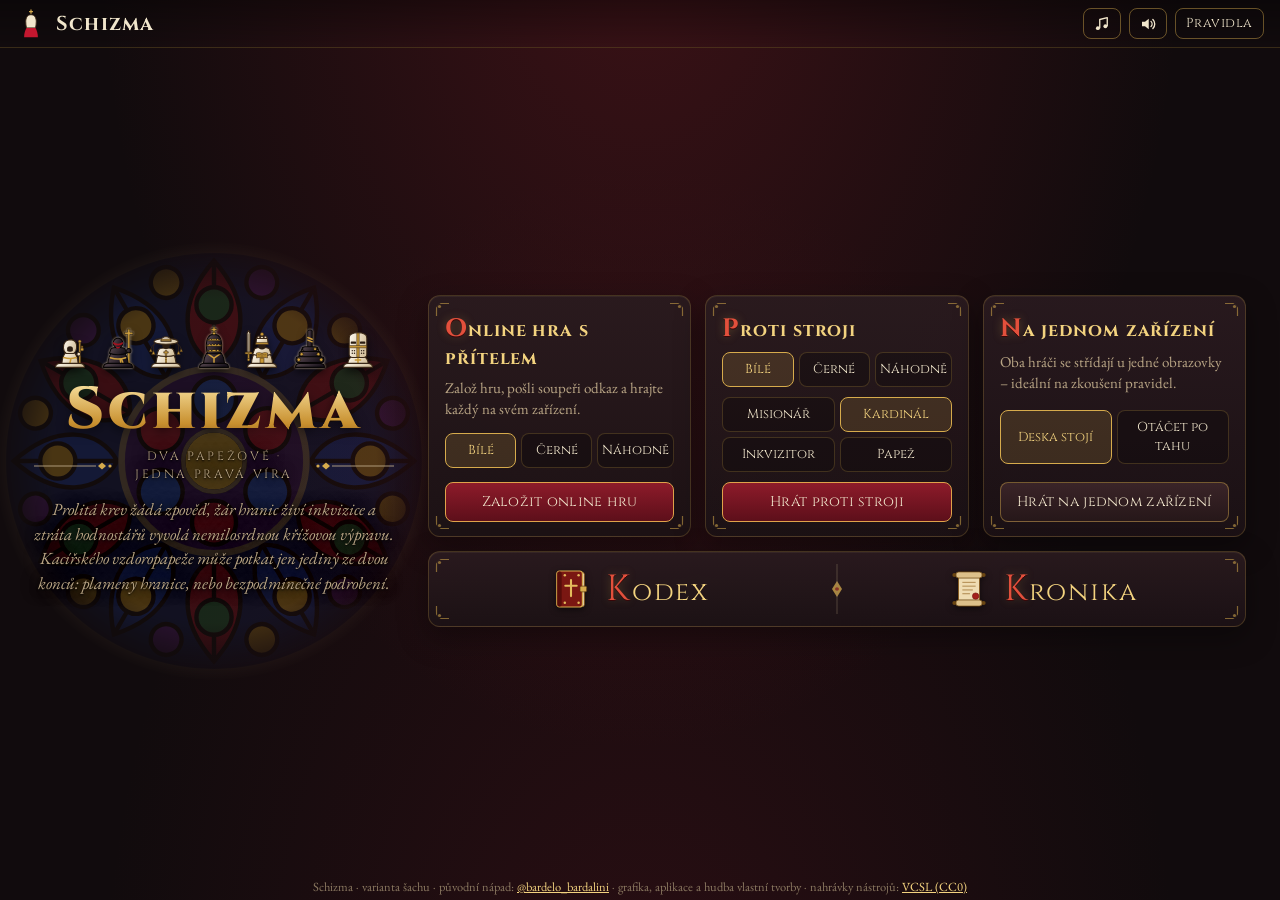
<file: index.html>
<!doctype html>
<html lang="cs">
<head>
  <meta charset="utf-8">
  <meta name="viewport" content="width=device-width, initial-scale=1, viewport-fit=cover">
  <title>Schizma</title>
  <meta name="description" content="Schizma – šachová varianta s pokáním, zpovědí, Žárem Hranic, upalováním na hranici a konkláve. Hraj online s přítelem nebo proti stroji.">
  <meta name="theme-color" content="#110b0d">
  <link rel="icon" href="data:image/svg+xml,%3Csvg xmlns='http://www.w3.org/2000/svg' viewBox='0 0 100 100'%3E%3Cpath d='M50 19C37.5 19 32.5 30 32.5 42c0 8 1 15 2.5 21h30c1.5-6 2.5-13 2.5-21C67.5 30 62.5 19 50 19z' fill='%23f1e6cc' stroke='%233a2817' stroke-width='3'/%3E%3Cpath d='M48 2h4v4.5h4.5v4H52V16h-4v-5.5h-4.5v-4H48z' fill='%23d6ab4c'/%3E%3Cpath d='M27 94c0-12 3-22 8-31h30c5 9 8 19 8 31z' fill='%23c3172f'/%3E%3C/svg%3E">
  <link rel="preconnect" href="https://fonts.googleapis.com">
  <link rel="preconnect" href="https://fonts.gstatic.com" crossorigin>
  <link href="https://fonts.googleapis.com/css2?family=Cinzel:wght@400;700;900&family=EB+Garamond:ital,wght@0,400;0,600;1,400&display=swap" rel="stylesheet">
  <link rel="stylesheet" href="css/style.css?v=31">
  <link rel="stylesheet" href="css/fx.css?v=31">
  <link rel="stylesheet" href="css/medieval.css?v=31">
  <link rel="stylesheet" href="css/layout.css?v=31">
  <link rel="stylesheet" href="css/scroll.css?v=31">
</head>
<body>
  <svg width="0" height="0" style="position:absolute" aria-hidden="true">
    <defs>
      <linearGradient id="gw" x1="0" y1="0" x2="1" y2=".35"><stop offset="0" stop-color="#fffaf0"/><stop offset="1" stop-color="#d6c3a0"/></linearGradient>
      <linearGradient id="gb" x1="0" y1="0" x2="1" y2=".35"><stop offset="0" stop-color="#5a4a51"/><stop offset="1" stop-color="#17111a"/></linearGradient>
    </defs>
  </svg>

  <header class="top">
    <a class="brand" href="#" id="home-link" title="Úvod">
      <svg viewBox="0 0 100 100"><path d="M50 19C37.5 19 32.5 30 32.5 42c0 8 1 15 2.5 21h30c1.5-6 2.5-13 2.5-21C67.5 30 62.5 19 50 19z" fill="#f1e6cc" stroke="#3a2817" stroke-width="3"/><path d="M48 2h4v4.5h4.5v4H52V16h-4v-5.5h-4.5v-4H48z" fill="#d6ab4c"/><path d="M27 94c0-12 3-22 8-31h30c5 9 8 19 8 31z" fill="#c3172f"/></svg>
      <b>Schizma</b>
    </a>
    <nav>
      <button class="btn small ghost icon" id="btn-music" type="button" aria-label="Hudba"></button>
      <button class="btn small ghost icon" id="btn-sound" type="button" aria-label="Zvuk"></button>
      <button class="btn small ghost" id="btn-rules" type="button">Pravidla</button>
      <button class="btn small ghost" id="btn-new" type="button" hidden>Nová hra</button>
    </nav>
  </header>

  <!-- ÚVOD -->
  <main class="lobby" id="lobby" hidden>
    <section class="hero">
      <div class="hero-pieces" id="hero-pieces"></div>
      <h1>Schizma</h1>
      <div class="sub">DVA PAPEŽOVÉ · JEDNA PRAVÁ VÍRA</div>
      <p class="lead">Prolitá krev žádá zpověď, žár hranic živí inkvizice a ztráta hodnostářů vyvolá nemilosrdnou křížovou výpravu. Kacířského vzdoropapeže může potkat jen jediný ze dvou konců: plameny hranice, nebo bezpodmínečné podrobení.</p>
    </section>
    <section class="cards">
      <div class="card continue" id="continue-card" hidden>
        <h2>Pokračovat ve hře</h2>
        <p>Rozehrané partie v tomto prohlížeči.</p>
        <div class="continue-list" id="continue-list"></div>
      </div>
      <div class="card">
        <h2>Online hra s přítelem</h2>
        <p>Založ hru, pošli soupeři odkaz a hrajte každý na svém zařízení.</p>
        <div class="seg" role="group" aria-label="Barva" id="color-seg">
          <button type="button" data-c="w" aria-pressed="true">Bílé</button>
          <button type="button" data-c="b" aria-pressed="false">Černé</button>
          <button type="button" data-c="r" aria-pressed="false">Náhodně</button>
        </div>
        <button class="btn primary" id="btn-create" type="button">Založit online hru</button>
      </div>
      <div class="card vs-ai">
        <h2>Proti stroji</h2>
        <p>Zahraj si proti neuronové síti, která se hru naučila sama hraním proti sobě.</p>
        <div class="seg" role="group" aria-label="Barva proti stroji" id="ai-color-seg">
          <button type="button" data-c="w" aria-pressed="true">Bílé</button>
          <button type="button" data-c="b" aria-pressed="false">Černé</button>
          <button type="button" data-c="r" aria-pressed="false">Náhodně</button>
        </div>
        <div class="seg" role="group" aria-label="Síla stroje" id="ai-level-seg">
          <button type="button" data-l="1" aria-pressed="false">Misionář</button>
          <button type="button" data-l="2" aria-pressed="true">Kardinál</button>
          <button type="button" data-l="3" aria-pressed="false">Inkvizitor</button>
          <button type="button" data-l="4" aria-pressed="false">Papež</button>
        </div>
        <button class="btn primary" id="btn-ai" type="button">Hrát proti stroji</button>
      </div>
      <div class="card">
        <h2>Na jednom zařízení</h2>
        <p>Oba hráči se střídají u jedné obrazovky – ideální na zkoušení pravidel.</p>
        <div class="seg" role="group" aria-label="Otáčení desky" id="flip-seg">
          <button type="button" data-f="0" aria-pressed="true">Deska stojí</button>
          <button type="button" data-f="1" aria-pressed="false">Otáčet po tahu</button>
        </div>
        <button class="btn" id="btn-local" type="button">Hrát na jednom zařízení</button>
      </div>
      <div class="card library">
        <button class="tome" id="btn-rules2" type="button"><svg class="tome-ico" viewBox="0 0 40 44" aria-hidden="true"><rect x="8" y="4.5" width="26" height="36" rx="2" fill="#efdcb2" stroke="#8b5a14" stroke-width=".8"/><rect x="5" y="3" width="27" height="38" rx="3" fill="#7a1712" stroke="#d6ab4c" stroke-width="1.2"/><rect x="5.6" y="3.6" width="4.6" height="36.8" rx="2" fill="#560d0a"/><path d="M20 12.5v17M14 18.5h12" stroke="#e3bb5c" stroke-width="2.2" stroke-linecap="round"/><g fill="#e3bb5c"><circle cx="13.5" cy="7.5" r="1.3"/><circle cx="28" cy="7.5" r="1.3"/><circle cx="13.5" cy="36.5" r="1.3"/><circle cx="28" cy="36.5" r="1.3"/></g><rect x="29.5" y="19" width="7" height="6" rx="1.2" fill="#d6ab4c" stroke="#5a3a12" stroke-width=".7"/></svg><span class="tome-t">Kodex</span></button>
        <span class="tome-div" aria-hidden="true"></span>
        <button class="tome" id="btn-history" type="button"><svg class="tome-ico" viewBox="0 0 40 44" aria-hidden="true"><rect x="9" y="8" width="22" height="28" fill="#efdcb2" stroke="#8b5a14" stroke-width=".8"/><path d="M13 15h14M13 19h14M13 23h11M13 27h8" stroke="#8b5a14" stroke-width=".9" opacity=".75"/><g stroke="#6b4612" stroke-width=".8"><rect x="6" y="4" width="28" height="6.5" rx="3.2" fill="#dcc08a"/><rect x="6" y="33.5" width="28" height="6.5" rx="3.2" fill="#dcc08a"/></g><g fill="#6b4612"><circle cx="4.6" cy="7.2" r="2.1"/><circle cx="35.4" cy="7.2" r="2.1"/><circle cx="4.6" cy="36.8" r="2.1"/><circle cx="35.4" cy="36.8" r="2.1"/></g><circle cx="27" cy="29.5" r="3.4" fill="#a3201a" stroke="#6e0f0c" stroke-width=".6"/></svg><span class="tome-t">Kronika</span><span id="history-count" hidden></span></button>
      </div>
    </section>
  </main>

  <!-- HRA -->
  <main class="game" id="game" hidden>
    <section class="board-col">
      <div class="player" id="pl-top"></div>
      <div class="frame">
        <div class="board" id="board">
          <div class="squares" id="squares"></div>
          <div class="fx under" id="fx-under"></div>
          <div class="hints" id="hints"></div>
          <div class="pieces" id="pieces"></div>
          <div class="fx" id="fx"></div>
        </div>
      </div>
      <div class="player" id="pl-bottom"></div>
    </section>
    <aside class="side">
      <div class="mode-replay" id="mode-replay" hidden></div>
      <div class="panel invite" id="invite" hidden>
        <h3>Pozvi soupeře</h3>
        <p>Pošli tento odkaz soupeři. Kdo ho otevře, usedne na volné místo.</p>
        <input id="invite-url" readonly aria-label="Odkaz na hru">
        <div class="row">
          <button class="btn primary" id="btn-copy" type="button">Kopírovat odkaz</button>
          <button class="btn" id="btn-share" type="button" hidden>Sdílet…</button>
        </div>
      </div>
      <div id="banners"></div>
      <div class="panel chat" id="chat" hidden>
        <h3>Chat</h3>
        <div class="chat-log" id="chat-log" aria-live="polite"></div>
        <div class="chat-quick" id="chat-quick"></div>
        <form class="chat-form" id="chat-form" autocomplete="off">
          <input id="chat-input" maxlength="300" placeholder="Napiš zprávu…" aria-label="Zpráva do chatu">
          <button class="btn small primary" type="submit">Odeslat</button>
        </form>
      </div>
      <div class="panel scroll chronicle">
        <h3>Kronika</h3>
        <div class="story" id="story"></div>
      </div>
      <div class="panel">
        <div class="controls">
          <button class="btn small" id="btn-flip" type="button" title="Otočit šachovnici">Otočit</button>
          <button class="btn small" id="btn-reach" type="button" title="Zvýraznit pole v dosahu Hranic (tvých i soupeřových)">Dosah hranic</button>
          <button class="btn small" id="btn-draw" type="button">Nabídnout remízu</button>
          <button class="btn small" id="btn-resign" type="button">Vzdát se</button>
        </div>
      </div>
      <div class="panel scroll ledger">
        <h3>Zápis tahů</h3>
        <div class="nav-bar" id="nav-bar">
          <button class="btn small" data-nav="first" type="button" title="Na začátek (Home)">⏮</button>
          <button class="btn small" data-nav="prev" type="button" title="Předchozí pozice (←)">◀</button>
          <span class="nav-pos" id="nav-pos">0 / 0</span>
          <button class="btn small" data-nav="next" type="button" title="Další pozice (→)">▶</button>
          <button class="btn small" data-nav="last" type="button" title="Aktuální pozice (End, Esc)">⏭</button>
          <button class="btn small primary" id="btn-auto" type="button" hidden>▶ Přehrát</button>
        </div>
        <div class="moves" id="moves"><ol id="moves-list"></ol></div>
      </div>
      <div class="panel">
        <div class="status-line"><span class="dot" id="net-dot"></span><span id="net-text">—</span></div>
      </div>
    </aside>
  </main>

  <footer class="foot">Schizma · varianta šachu · původní nápad: <a href="https://www.instagram.com/bardelo_bardalini/" target="_blank" rel="noopener">@bardelo_bardalini</a> · grafika, aplikace a hudba vlastní tvorby · nahrávky nástrojů: <a href="music/CREDITS.md">VCSL (CC0)</a></footer>

  <dialog class="rules history" id="history">
    <div class="rsheet">
      <div class="rhead"><h2>Kronika partií</h2><button class="btn small" id="history-close" type="button">Zavřít</button></div>
      <div class="rbody" id="history-body"></div>
    </div>
    <span class="rroll top" aria-hidden="true"></span><span class="rroll bot" aria-hidden="true"></span>
  </dialog>

  <dialog class="rules" id="rules">
    <div class="rsheet">
      <div class="rhead"><h2>Kodex Schizmatu</h2><button class="btn small" id="rules-close" type="button">Zavřít</button></div>
      <div class="rbody" id="rules-body"></div>
    </div>
    <span class="rroll top" aria-hidden="true"></span><span class="rroll bot" aria-hidden="true"></span>
  </dialog>

  <script type="module" src="js/app.js?v=31"></script>
</body>
</html>
</file>
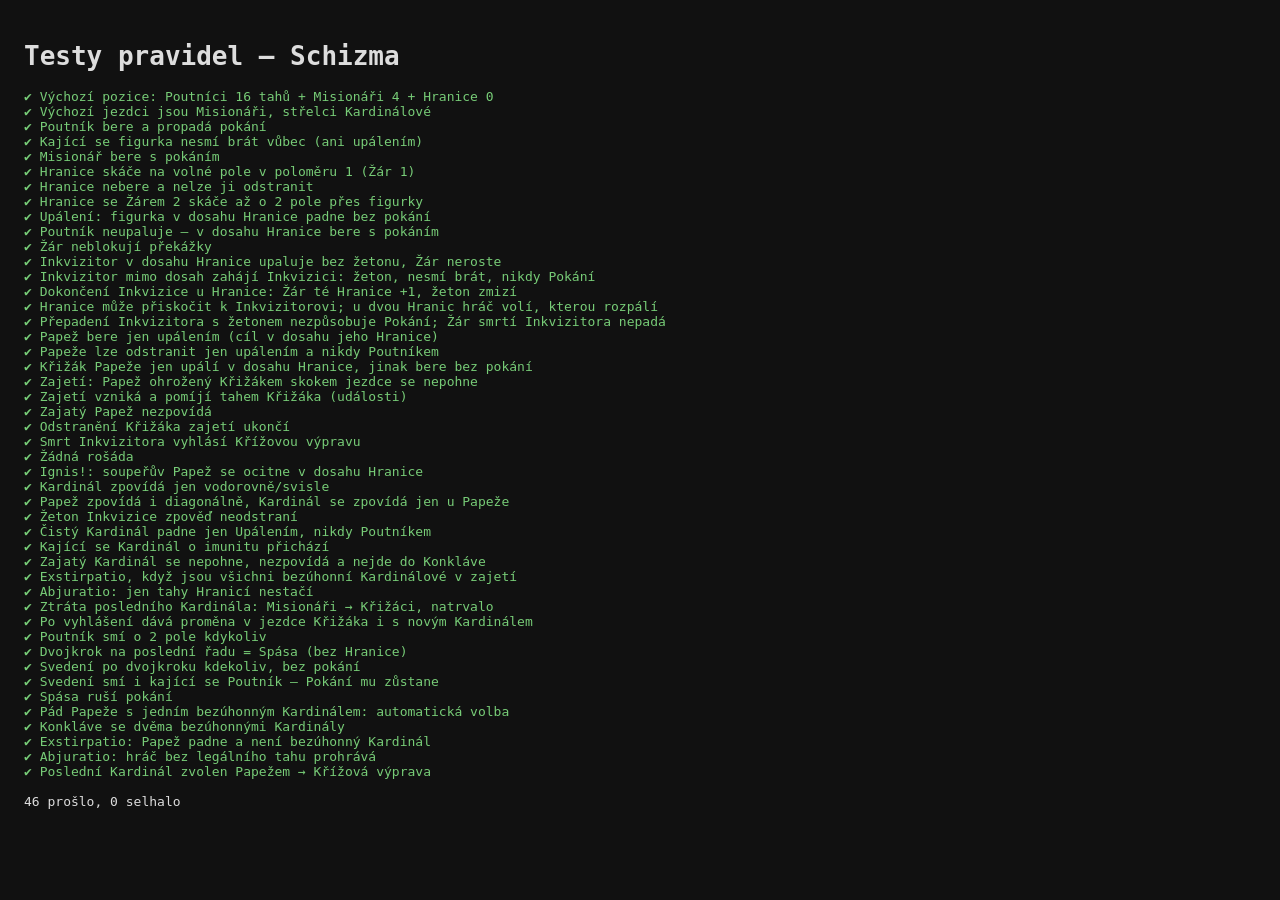
<file: tests.html>
<!doctype html>
<html lang="cs">
<head><meta charset="utf-8"><title>Testy pravidel</title>
<style>body{font-family:monospace;background:#111;color:#ddd;padding:16px}.ok{color:#7c7}.bad{color:#f66}</style></head>
<body><h1>Testy pravidel – Schizma</h1><pre id="out"></pre>
<script type="module">
const E = await import('./js/engine.js?nc=' + Date.now());
const out = document.getElementById('out');
let pass = 0, fail = 0;
function t(name, fn) {
  try { fn(); pass++; out.innerHTML += `<span class="ok">✔ ${name}</span>\n`; }
  catch (e) { fail++; out.innerHTML += `<span class="bad">✘ ${name}: ${e.message}</span>\n`; }
}
const eq = (a, b, m = '') => { if (JSON.stringify(a) !== JSON.stringify(b)) throw new Error(`${m} očekáváno ${JSON.stringify(b)}, je ${JSON.stringify(a)}`); };
const ok = (v, m) => { if (!v) throw new Error(m || 'nesplněno'); };

// Pozice ze zápisu: {'e1':'wK', 'd4':'bP*', 'a1':'wR3'} (* = pokání / u Inkvizitora žeton Inkvizice,
// číslice = Žár Hranice), tah barvy turn
function pos(map, turn = 'w', extra = {}) {
  const s = E.initialState();
  s.board = Array(64).fill(null);
  let id = 100;
  for (const [sq, code] of Object.entries(map)) {
    const pc = { id: ++id, c: code[0], t: code[1], pen: code.includes('*') };
    if (pc.t === 'R') pc.heat = +(code.match(/\d/) || [1])[0];
    s.board[E.sqIndex(sq)] = pc;
  }
  s.turn = turn;
  Object.assign(s, extra);
  return s;
}
const acts = (s) => E.legalActions(s);
const has = (s, a) => acts(s).includes(a);
const apply = (s, a) => E.applyAction(s, a);
const P = (s, sq) => s.board[E.sqIndex(sq)];
const kindOf = (s, a) => E.legalMoves(s).find((m) => E.moveToString(m) === a)?.kind;
// Hranice daleko v rohu, aby nic neupalovaly
const FAR = { a1: 'wR', h1: 'wR', a8: 'bR', h8: 'bR' };

t('Výchozí pozice: Poutníci 16 tahů + Misionáři 4 + Hranice 0', () => eq(acts(E.initialState()).length, 20));

t('Výchozí jezdci jsou Misionáři, střelci Kardinálové', () => {
  const s = E.initialState();
  eq(P(s, 'b1').t, 'N'); eq(E.NAMES.N, 'Misionář'); eq(E.NAMES.B, 'Kardinál');
});

// ---------- Pokání ----------
t('Poutník bere a propadá pokání', () => {
  const s = pos({ ...FAR, e1: 'wK', e8: 'bK', d4: 'wP', e5: 'bN' });
  const r = apply(s, 'd4e5');
  ok(P(r.state, 'e5').pen);
  ok(r.events.some((e) => e.type === 'penance'));
});

t('Kající se figurka nesmí brát vůbec (ani upálením)', () => {
  const s = pos({ ...FAR, e1: 'wK', e8: 'bK', d4: 'wQ*', d7: 'bN', b2: 'bP' });
  ok(!has(s, 'd4d7'));
  ok(!has(s, 'd4b2'), 'b2 je v dosahu Hranice a1, ale kající nesmí');
  ok(has(s, 'd4d6'));
});

t('Misionář bere s pokáním', () => {
  const s = pos({ ...FAR, e1: 'wK', e8: 'bK', c1: 'wB', d4: 'wN', e6: 'bQ', c8: 'bB' });
  eq(kindOf(s, 'd4e6'), 'penance');
});

// ---------- Hranice ----------
t('Hranice skáče na volné pole v poloměru 1 (Žár 1)', () => {
  const s = pos({ e1: 'wK', e8: 'bK', d4: 'wR', d5: 'bP', c3: 'wP', a8: 'bR', h8: 'bR', h1: 'wR' });
  const rook = E.legalMoves(s).filter((m) => m.from === E.sqIndex('d4')).map(E.moveToString).sort();
  eq(rook, ['d4c4', 'd4c5', 'd4d3', 'd4e3', 'd4e4', 'd4e5']);
});

t('Hranice nebere a nelze ji odstranit', () => {
  const s = pos({ e1: 'wK', e8: 'bK', d4: 'wQ', d6: 'bR', a1: 'wR', h1: 'wR', h8: 'bR' });
  ok(!has(s, 'd4d6'), 'Inkvizitor nesmí brát Hranici');
  ok(!has(s, 'd4d7'), 'Hranice blokuje cestu');
  const s2 = pos({ e1: 'wK', e8: 'bK', d4: 'wR', d5: 'bQ', a1: 'wR', a8: 'bR', h8: 'bR' });
  ok(!has(s2, 'd4d5'));
});

t('Hranice se Žárem 2 skáče až o 2 pole přes figurky', () => {
  const s = pos({ e1: 'wK', e8: 'bK', d4: 'wR2', d5: 'wP', d6: 'bP', a1: 'wR', a8: 'bR', h8: 'bR', h1: 'wQ' });
  ok(has(s, 'd4d6') === false);
  ok(has(s, 'd4f2'));
  ok(has(s, 'd4b6'));
  ok(!has(s, 'd4d7'));
});

// ---------- Upálení ----------
t('Upálení: figurka v dosahu Hranice padne bez pokání', () => {
  const s = pos({ e1: 'wK', e8: 'bK', d1: 'wR', h1: 'wR', a8: 'bR', h8: 'bR', a4: 'wB', c2: 'bN' });
  // c2 je v dosahu Hranice d1 (poloměr 1)
  eq(kindOf(s, 'a4c2'), 'burn');
  const r = apply(s, 'a4c2');
  ok(!P(r.state, 'c2').pen);
  ok(r.events.find((e) => e.type === 'capture').rooks.includes(E.sqIndex('d1')));
});

t('Poutník neupaluje – v dosahu Hranice bere s pokáním', () => {
  const s2 = pos({ e1: 'wK', e8: 'bK', d4: 'wR', h1: 'wR', a8: 'bR', h8: 'bR', d2: 'wP', e3: 'bN' });
  eq(kindOf(s2, 'd2e3'), 'penance');
});

t('Žár neblokují překážky', () => {
  const s = pos({ e1: 'wK', e8: 'bK', d4: 'wR', a1: 'wR', a8: 'bR', h8: 'bR', h5: 'wQ', e5: 'bN', d5: 'wP' });
  // e5 je v poloměru 1 od d4, Inkvizitor h5 bere e5 upálením
  eq(kindOf(s, 'h5e5'), 'burn');
});

// ---------- Inkvizitor a Žár ----------
t('Inkvizitor v dosahu Hranice upaluje bez žetonu, Žár neroste', () => {
  const s = pos({ e1: 'wK', e8: 'bK', d1: 'wR', h1: 'wR', a8: 'bR', h8: 'bR', a5: 'wQ', d2: 'bN', c8: 'bB' });
  eq(kindOf(s, 'a5d2'), 'burn');
  const r = apply(s, 'a5d2');
  ok(!P(r.state, 'd2').pen, 'bez žetonu');
  eq(P(r.state, 'd1').heat, 1);
});

t('Inkvizitor mimo dosah zahájí Inkvizici: žeton, nesmí brát, nikdy Pokání', () => {
  const s = pos({ ...FAR, e1: 'wK', e8: 'bK', d1: 'wQ', d5: 'bP', c5: 'bN', c8: 'bB' });
  eq(kindOf(s, 'd1d5'), 'inquisition');
  const r = apply(s, 'd1d5');
  ok(E.hasToken(P(r.state, 'd5')), 'žeton Inkvizice');
  ok(!E.isPenitent(P(r.state, 'd5')), 'není Pokání');
  ok(r.events.some((e) => e.type === 'inqStart'));
  const s2 = apply(r.state, 'e8f8').state;
  ok(!has(s2, 'd5c5'), 's žetonem nesmí brát');
});

t('Dokončení Inkvizice u Hranice: Žár té Hranice +1, žeton zmizí', () => {
  const s = pos({ e1: 'wK', e8: 'bK', a1: 'wR', h1: 'wR', a8: 'bR', h8: 'bR', c3: 'wQ*', c8: 'bB' });
  const r = apply(s, 'c3b2');
  ok(!E.hasToken(P(r.state, 'b2')));
  eq(P(r.state, 'a1').heat, 2);
  eq(P(r.state, 'h1').heat, 1);
  ok(r.events.some((e) => e.type === 'heat' && e.level === 2));
  // 2. úroveň je maximum – další inkvizice se dokončí, ale Žár už neroste
  const s4 = pos({ e1: 'wK', e8: 'bK', a1: 'wR2', h1: 'wR', a8: 'bR', h8: 'bR', c3: 'wQ*', c8: 'bB' });
  const r4 = apply(s4, 'c3b2');
  eq(P(r4.state, 'a1').heat, 2); ok(!E.hasToken(P(r4.state, 'b2')));
  ok(!r4.events.some((e) => e.type === 'heat'));
});

t('Hranice může přiskočit k Inkvizitorovi; u dvou Hranic hráč volí, kterou rozpálí', () => {
  const s = pos({ e1: 'wK', e8: 'bK', a1: 'wR', h1: 'wR', a8: 'bR', h8: 'bR', c3: 'wQ*', c8: 'bB' });
  eq(P(apply(s, 'a1b2').state, 'b2').heat, 2);
  const s2 = pos({ e1: 'wK', e8: 'bK', b2: 'wR', d2: 'wR', a8: 'bR', h8: 'bR', c4: 'wQ*', c8: 'bB' });
  ok(!has(s2, 'c4c3'), 'bez volby to nejde');
  ok(has(s2, 'c4c3>b2') && has(s2, 'c4c3>d2'));
  const r2 = apply(s2, 'c4c3>b2');
  eq(P(r2.state, 'b2').heat, 2); eq(P(r2.state, 'd2').heat, 1);
  const r3 = apply(s2, 'c4c3>d2');
  eq(P(r3.state, 'b2').heat, 1); eq(P(r3.state, 'd2').heat, 2);
  // Hranice s maximem (Žár 2) se volby neúčastní
  const s4 = pos({ e1: 'wK', e8: 'bK', b2: 'wR2', d2: 'wR', a8: 'bR', h8: 'bR', c4: 'wQ*', c8: 'bB' });
  ok(has(s4, 'c4c3') && !has(s4, 'c4c3>b2'));
  eq(P(apply(s4, 'c4c3').state, 'd2').heat, 2);
});

t('Přepadení Inkvizitora s žetonem nezpůsobuje Pokání; Žár smrtí Inkvizitora nepadá', () => {
  const s = pos({ e1: 'wK', e8: 'bK', a1: 'wR2', h1: 'wR', a8: 'bR', h8: 'bR', d4: 'wQ*', e5: 'bP', c8: 'bB', d8: 'bQ' }, 'b');
  eq(kindOf(s, 'e5d4'), 'ambush');
  const r = apply(s, 'e5d4');
  ok(!P(r.state, 'd4').pen);
  ok(r.events.some((e) => e.type === 'inqFoiled'));
  eq(P(r.state, 'a1').heat, 2);
});

// ---------- Papež ----------
t('Papež bere jen upálením (cíl v dosahu jeho Hranice)', () => {
  const s = pos({ e1: 'wK', e8: 'bK', f1: 'wR', a1: 'wR', a8: 'bR', h8: 'bR', e2: 'bN', d2: 'bN' });
  // e2 v dosahu f1, d2 ne
  eq(kindOf(s, 'e1e2'), 'execute');
  ok(!has(s, 'e1d2'));
});

t('Papeže lze odstranit jen upálením a nikdy Poutníkem', () => {
  const s = pos({ a1: 'wR', h1: 'wR', d5: 'bR', h8: 'bR', e4: 'bK', d3: 'wP', c3: 'wN', a6: 'wK', c8: 'bB' });
  // e4 je v dosahu černé d5, ne bílé → bílí ho nemohou odstranit
  ok(!has(s, 'd3e4'));
  ok(!has(s, 'c3e4'));
  const s2 = pos({ a1: 'wR', h1: 'wR', e3: 'wR', h8: 'bR', a8: 'bR', e4: 'bK', d3: 'wP', c5: 'wN', a6: 'wK', c8: 'bB' });
  ok(!has(s2, 'd3e4'), 'Poutník Papeže nikdy');
  eq(kindOf(s2, 'c5e4'), 'burn');
});

t('Křižák Papeže jen upálí v dosahu Hranice, jinak bere bez pokání', () => {
  const s = pos({ ...FAR, e1: 'wK', e5: 'bK', d3: 'wC', b4: 'bQ', c8: 'bB' });
  ok(!has(s, 'd3e5'));
  eq(kindOf(s, 'd3b4'), 'crusade');
  const s2 = pos({ a1: 'wR', h1: 'wR', e4: 'wR', a8: 'bR', h8: 'bR', e1: 'wK', e5: 'bK', d3: 'wC', c8: 'bB' });
  eq(kindOf(s2, 'd3e5'), 'burn', 'v dosahu Hranice upálí');
});

t('Zajetí: Papež ohrožený Křižákem skokem jezdce se nepohne', () => {
  const s = pos({ ...FAR, e1: 'wK', e5: 'bK', d3: 'wC', c8: 'bB', d8: 'bQ' }, 'b');
  ok(E.isPopeCaptive(s, 'b'));
  ok(!acts(s).some((a) => a.startsWith('e5')));
  const s2 = pos({ ...FAR, e1: 'wK', e5: 'bK', d4: 'wC', c8: 'bB', d8: 'bQ' }, 'b');
  ok(!E.isPopeCaptive(s2, 'b'));
  ok(acts(s2).some((a) => a.startsWith('e5')));
});

t('Zajetí vzniká a pomíjí tahem Křižáka (události)', () => {
  const s = pos({ ...FAR, e1: 'wK', e5: 'bK', b2: 'wC', c8: 'bB', d8: 'bQ' });
  const r = apply(s, 'b2d3');
  ok(r.events.some((e) => e.type === 'captive' && e.color === 'b'));
  const r2 = apply(apply(r.state, 'c8b7').state, 'd3b2');
  ok(r2.events.some((e) => e.type === 'freed' && e.color === 'b'));
});

t('Zajatý Papež nezpovídá', () => {
  const s = pos({ ...FAR, e1: 'wK', e5: 'bK', d3: 'wC', c8: 'bB', d8: 'bQ', f7: 'bP*' }, 'b');
  const r = apply(s, 'f7f6');
  ok(P(r.state, 'f6').pen, 'vedle zajatého Papeže zůstává v pokání');
  const s2 = pos({ ...FAR, e1: 'wK', e5: 'bK', d4: 'wC', c8: 'bB', d8: 'bQ', f7: 'bP*' }, 'b');
  ok(!P(apply(s2, 'f7f6').state, 'f6').pen);
});

t('Odstranění Křižáka zajetí ukončí', () => {
  const s = pos({ ...FAR, e1: 'wK', e5: 'bK', d3: 'wC', c8: 'bB', d8: 'bQ' }, 'b');
  const r = apply(s, 'd8d3');
  ok(r.events.some((e) => e.type === 'freed' && e.color === 'b'));
  ok(!E.isPopeCaptive(r.state, 'b'));
});

t('Smrt Inkvizitora vyhlásí Křížovou výpravu', () => {
  const s = pos({ ...FAR, e1: 'wK', e8: 'bK', c1: 'wB', b1: 'wN*', d4: 'wQ', e5: 'bB', c8: 'bB', d8: 'bQ' }, 'b');
  const r = apply(s, 'e5d4');
  ok(r.state.crusade.w);
  eq(P(r.state, 'b1').t, 'C'); ok(!P(r.state, 'b1').pen);
  ok(r.events.some((e) => e.type === 'crusade' && e.cause === 'inquisitor'));
  ok(!r.state.crusade.b);
});

t('Žádná rošáda', () => {
  const s = pos({ e1: 'wK', h1: 'wR', a1: 'wR', e8: 'bK', a8: 'bR', h8: 'bR' });
  ok(!has(s, 'e1g1')); ok(!has(s, 'e1c1'));
});

t('Ignis!: soupeřův Papež se ocitne v dosahu Hranice', () => {
  const s = pos({ a1: 'wR', f4: 'wR', a8: 'bR', h8: 'bR', e1: 'wK', e6: 'bK', c8: 'bB' });
  const r = apply(s, 'f4f5');
  ok(r.events.some((e) => e.type === 'monitum' && e.color === 'b'));
});

// ---------- Zpověď ----------
t('Kardinál zpovídá jen vodorovně/svisle', () => {
  const s = pos({ ...FAR, e1: 'wK', e8: 'bK', d4: 'wB', c3: 'wP*', f5: 'wN' });
  const r = apply(s, 'f5d6');
  ok(P(r.state, 'c3').pen, 'diagonálně ne');
  const s2 = pos({ ...FAR, e1: 'wK', e8: 'bK', d4: 'wB', c5: 'wN*' });
  const r2 = apply(s2, 'c5d3');
  ok(r2.state.board[E.sqIndex('d3')].pen === false, 'd3 je svisle pod d4');
});

t('Papež zpovídá i diagonálně, Kardinál se zpovídá jen u Papeže', () => {
  const s = pos({ ...FAR, e1: 'wK', e8: 'bK', c3: 'wB*' });
  const r = apply(s, 'c3d2');
  ok(!P(r.state, 'd2').pen, 'd2 diagonálně u Papeže e1');
  const s2 = pos({ ...FAR, e1: 'wK', e8: 'bK', c4: 'wB*', b2: 'wB' });
  const r2 = apply(s2, 'c4b3');
  ok(r2.state.board[E.sqIndex('b3')].pen, 'Kardinál se u Kardinála nezpovídá');
});

t('Žeton Inkvizice zpověď neodstraní', () => {
  const s = pos({ ...FAR, e1: 'wK', e8: 'bK', c1: 'wB', f2: 'wQ*' });
  ok(E.hasToken(P(apply(s, 'f2c2').state, 'c2')));
});

// ---------- Kardinálové ----------
t('Čistý Kardinál padne jen Upálením, nikdy Poutníkem', () => {
  const s = pos({ ...FAR, e1: 'wK', e8: 'bK', d4: 'wP', e5: 'bB', d3: 'wN', g7: 'wQ' });
  ok(!has(s, 'd4e5'), 'Poutník ne');
  ok(!has(s, 'd3e5'), 'Misionář mimo dosah ne');
  ok(!has(s, 'g7e5'), 'Inkvizitor mimo dosah ne');
  const s2 = pos({ e1: 'wK', e8: 'bK', f4: 'wR', h1: 'wR', a8: 'bR', h8: 'bR', d4: 'wP', e5: 'bB', d3: 'wN' });
  ok(!has(s2, 'd4e5'), 'Poutník ani v dosahu');
  eq(kindOf(s2, 'd3e5'), 'burn');
});

t('Kající se Kardinál o imunitu přichází', () => {
  const s = pos({ ...FAR, e1: 'wK', e8: 'bK', d4: 'wP', e5: 'bB*', g7: 'wQ' });
  eq(kindOf(s, 'd4e5'), 'penance');
  eq(kindOf(s, 'g7e5'), 'inquisition');
});

t('Zajatý Kardinál se nepohne, nezpovídá a nejde do Konkláve', () => {
  const s = pos({ a1: 'wR', h1: 'wR', d7: 'wR', h8: 'bR', e8: 'bK', c8: 'bB', f5: 'bB', g3: 'wC', h5: 'wQ', e1: 'wK' });
  // Křižák g3 drží Kardinála f5 (skok jezdce)
  ok(E.isCaptiveAt(s, E.sqIndex('f5')));
  const r = apply(s, 'h5e8');
  ok(!r.state.conclave, 'jediný způsobilý Kardinál c8 → automatická volba');
  eq(P(r.state, 'c8').t, 'K');
  eq(P(r.state, 'f5').t, 'B');
  const s2 = pos({ ...FAR, e1: 'wK', e8: 'bK', d4: 'bB', e2: 'wC', d6: 'bP*', g8: 'bQ' }, 'b');
  ok(!acts(s2).some((a) => a.startsWith('d4')), 'zajatý Kardinál netáhne');
  ok(P(apply(s2, 'd6d5').state, 'd5').pen, 'zajatý Kardinál nezpovídá');
  const s3 = pos({ ...FAR, e1: 'wK', e8: 'bK', d4: 'bB', e3: 'wC', d6: 'bP*', g8: 'bQ' }, 'b');
  ok(!P(apply(s3, 'd6d5').state, 'd5').pen, 'volný Kardinál zpovídá');
});

t('Exstirpatio, když jsou všichni bezúhonní Kardinálové v zajetí', () => {
  const s = pos({ a1: 'wR', h1: 'wR', d7: 'wR', h8: 'bR', e8: 'bK', f5: 'bB', g3: 'wC', h5: 'wQ', e1: 'wK' });
  eq(apply(s, 'h5e8').state.result, { winner: 'w', reason: 'anathema' });
});

t('Abjuratio: jen tahy Hranicí nestačí', () => {
  const s = pos({ a1: 'wR', h1: 'wR', b1: 'wK', a2: 'wP*', b2: 'wP*', a3: 'bP', b3: 'bP', c1: 'bN', c2: 'bN', e8: 'bK', g8: 'bR', h7: 'bR' }, 'b');
  const r = apply(s, 'e8e7');
  eq(r.state.result, { winner: 'b', reason: 'interdict' });
});

// ---------- Křížová výprava ----------
t('Ztráta posledního Kardinála: Misionáři → Křižáci, natrvalo', () => {
  const s = pos({ ...FAR, e1: 'wK', e8: 'bK', c1: 'wB*', b1: 'wN*', g1: 'wN', d2: 'bQ' }, 'b');
  const r = apply(s, 'd2c1');
  eq(P(r.state, 'b1').t, 'C'); ok(!P(r.state, 'b1').pen);
  eq(P(r.state, 'g1').t, 'C');
  ok(r.state.crusade.w);
  ok(r.events.some((e) => e.type === 'crusade'));
});

t('Po vyhlášení dává proměna v jezdce Křižáka i s novým Kardinálem', () => {
  const s = pos({ ...FAR, e1: 'wK', e8: 'bK', c3: 'wB', b7: 'wP', c8: 'bB' }, 'w', { crusade: { w: true, b: false } });
  eq(P(apply(s, 'b7b8n').state, 'b8').t, 'C');
  const s2 = pos({ ...FAR, e1: 'wK', e8: 'bK', c3: 'wB', g2: 'wQ', b7: 'wP', c8: 'bB' });
  eq(P(apply(s2, 'b7b8n').state, 'b8').t, 'N');
});

// ---------- Hříšníci ----------
t('Poutník smí o 2 pole kdykoliv', () => {
  const s = pos({ ...FAR, e1: 'wK', e8: 'bK', d4: 'wP' });
  ok(has(s, 'd4d6'));
  const s2 = pos({ ...FAR, e1: 'wK', e8: 'bK', d4: 'wP', d5: 'bP' });
  ok(!has(s2, 'd4d6'));
});

t('Dvojkrok na poslední řadu = Spása (bez Hranice)', () => {
  const s = pos({ ...FAR, e1: 'wK', e5: 'bK', d6: 'wP' });
  ok(has(s, 'd6d8q')); ok(has(s, 'd6d8n')); ok(!has(s, 'd6d8r'));
  eq(apply(s, 'd6d8q').state.ep, -1);
});

t('Svedení po dvojkroku kdekoliv, bez pokání', () => {
  const s = pos({ ...FAR, e1: 'wK', e8: 'bK', d3: 'wP', e5: 'bP' });
  const r = apply(s, 'd3d5');
  ok(has(r.state, 'e5d4'));
  const r2 = apply(r.state, 'e5d4');
  ok(!P(r2.state, 'd4').pen);
  ok(!P(r2.state, 'd5'));
});

t('Svedení smí i kající se Poutník – Pokání mu zůstane', () => {
  const s2 = pos({ ...FAR, e1: 'wK', e8: 'bK', d3: 'wP', e5: 'bP*' });
  const r = apply(s2, 'd3d5');
  eq(kindOf(r.state, 'e5d4'), 'ep');
  const r2 = apply(r.state, 'e5d4');
  ok(P(r2.state, 'd4').pen);
  ok(!P(r2.state, 'd5'));
  // kající se Poutník ale dál nesmí brát běžně
  const s3 = pos({ ...FAR, e1: 'wK', e8: 'bK', d4: 'wN', e5: 'bP*' });
  ok(!has(s3, 'e5d4'));
});

t('Spása ruší pokání', () => {
  const s = pos({ ...FAR, e1: 'wK', e5: 'bK', c7: 'wP', d8: 'bN' });
  const r = apply(s, 'c7d8q');
  ok(!P(r.state, 'd8').pen);
});

// ---------- Konkláve a konec ----------
t('Pád Papeže s jedním bezúhonným Kardinálem: automatická volba', () => {
  const s = pos({ a1: 'wR', h1: 'wR', d7: 'wR', h8: 'bR', e8: 'bK', c8: 'bB', f5: 'bB*', h5: 'wQ', e1: 'wK' });
  const r = apply(s, 'h5e8');
  eq(P(r.state, 'c8').t, 'K');
  ok(r.events.some((e) => e.type === 'conclave'));
});

t('Konkláve se dvěma bezúhonnými Kardinály', () => {
  const s = pos({ a1: 'wR', h1: 'wR', d7: 'wR', h8: 'bR', e8: 'bK', c8: 'bB', f5: 'bB', h5: 'wQ', e1: 'wK' });
  const r = apply(s, 'h5e8');
  ok(r.state.conclave);
  eq(acts(r.state).sort(), ['@c8', '@f5']);
  const r2 = apply(r.state, '@f5');
  eq(P(r2.state, 'f5').t, 'K');
  eq(r2.state.turn, 'b');
});

t('Exstirpatio: Papež padne a není bezúhonný Kardinál', () => {
  const s = pos({ a1: 'wR', h1: 'wR', d7: 'wR', h8: 'bR', e8: 'bK', c8: 'bB*', h5: 'wQ', e1: 'wK' });
  const r = apply(s, 'h5e8');
  eq(r.state.result, { winner: 'w', reason: 'anathema' });
});

t('Abjuratio: hráč bez legálního tahu prohrává', () => {
  const s = pos({ a1: 'wR', a2: 'wR', b1: 'wK', b2: 'wP*', a3: 'bP', b3: 'bP', c1: 'bN', c2: 'bN', e8: 'bK', g8: 'bR', h7: 'bR' }, 'b');
  const r = apply(s, 'e8e7');
  eq(r.state.result, { winner: 'b', reason: 'interdict' });
});

t('Poslední Kardinál zvolen Papežem → Křížová výprava', () => {
  const s = pos({ a1: 'wR', h1: 'wR', d7: 'wR', h8: 'bR', e8: 'bK', c8: 'bB', b8: 'bN', h5: 'wQ', e1: 'wK', c1: 'wB' });
  const r = apply(s, 'h5e8');
  eq(P(r.state, 'b8').t, 'C');
  ok(r.state.crusade.b);
});

out.innerHTML += `\n${pass} prošlo, ${fail} selhalo`;
document.title = fail ? 'FAIL ' + fail : 'OK ' + pass;
</script>
</body></html>
</file>
<file: css/style.css>
/* Schizma – vzhled */
:root {
  --bg: #110b0d;
  --bg2: #1b1013;
  --panel: #1f1417;
  --panel2: #2a1b1f;
  --ink: #f1e6cc;
  --muted: #b9a585;
  --dim: #8a7860;
  --gold: #d6ab4c;
  --gold2: #f3d37f;
  --blood: #c3172f;
  --fire: #f07a1a;
  --line: rgba(214, 171, 76, 0.22);
  --sq-light: #e8d6ab;
  --sq-dark: #7f4d3a;
  --radius: 10px;
  --bs: min(calc(100vw - 32px), calc(100vh - 232px), 720px);
  --font-title: 'Cinzel', 'Times New Roman', serif;
  --font-text: 'EB Garamond', Georgia, serif;
  color-scheme: dark;
}

* { box-sizing: border-box; }
html, body { margin: 0; min-height: 100%; }
body {
  background:
    radial-gradient(ellipse at 50% -10%, rgba(140, 30, 40, 0.35), transparent 60%),
    radial-gradient(ellipse at 50% 120%, rgba(90, 20, 30, 0.35), transparent 60%),
    var(--bg);
  background-attachment: fixed;
  color: var(--ink);
  font-family: var(--font-text);
  font-size: 18px;
  line-height: 1.45;
  -webkit-tap-highlight-color: transparent;
}
[hidden] { display: none !important; }
a { color: var(--gold2); }
button { font: inherit; color: inherit; }

/* ---------- Horní lišta ---------- */
.top {
  display: flex; align-items: center; justify-content: space-between; gap: 12px;
  padding: 10px 16px; border-bottom: 1px solid var(--line);
  background: linear-gradient(180deg, rgba(0,0,0,.35), transparent);
}
.brand { display: flex; align-items: center; gap: 10px; text-decoration: none; color: var(--ink); }
.brand svg { width: 30px; height: 30px; }
.brand b { font-family: var(--font-title); font-size: 20px; letter-spacing: .06em; font-weight: 700; white-space: nowrap; }
.top nav { display: flex; gap: 8px; }

.btn {
  display: inline-flex; align-items: center; justify-content: center; gap: 8px;
  padding: 8px 14px; border-radius: 8px; cursor: pointer;
  border: 1px solid rgba(214, 171, 76, 0.45);
  background: linear-gradient(180deg, #3a2428, #261719);
  color: var(--ink); font-family: var(--font-title); font-size: 14px; letter-spacing: .04em;
  transition: transform .12s, border-color .2s, background .2s, box-shadow .2s;
  text-decoration: none; white-space: nowrap;
}
.btn:hover { border-color: var(--gold2); box-shadow: 0 0 12px rgba(214,171,76,.25); }
.btn:active { transform: translateY(1px); }
.btn:disabled { opacity: .45; cursor: default; box-shadow: none; }
.btn.primary { background: linear-gradient(180deg, #8d1b2a, #5d0f1a); border-color: #e0a24a; }
.btn.primary:hover { box-shadow: 0 0 18px rgba(224, 70, 60, .35); }
.btn.ghost { background: transparent; }
.btn.small { padding: 5px 10px; font-size: 13px; }
.btn.on { border-color: var(--fire); box-shadow: inset 0 0 0 1px rgba(240,122,26,.5), 0 0 10px rgba(240,122,26,.25); }

/* ---------- Lobby ---------- */
.lobby { max-width: 980px; margin: 0 auto; padding: 28px 16px 48px; }
.hero { text-align: center; padding: 18px 0 8px; }
.hero h1 {
  font-family: var(--font-title); font-weight: 900; letter-spacing: .08em; margin: 0;
  font-size: clamp(38px, 8vw, 74px); line-height: 1.05;
  background: linear-gradient(180deg, #fbe6a6, #c8902f 70%, #8d5a1d);
  -webkit-background-clip: text; background-clip: text; color: transparent;
  filter: drop-shadow(0 3px 6px rgba(0,0,0,.6));
}
.hero .sub { font-family: var(--font-title); color: var(--muted); letter-spacing: .3em; font-size: 14px; margin-top: 6px; }
.hero p.lead { max-width: 640px; margin: 18px auto 0; color: var(--muted); font-style: italic; font-size: 19px; }
.hero-pieces { display: flex; justify-content: center; gap: 4px; margin: 20px auto 6px; }
.hero-pieces .hp { width: clamp(40px, 9vw, 70px); height: clamp(40px, 9vw, 70px); animation: bob 4s ease-in-out infinite; }
.hero-pieces .hp:nth-child(2n) { animation-delay: -1s; }
.hero-pieces .hp:nth-child(3n) { animation-delay: -2.3s; }
@keyframes bob { 50% { transform: translateY(-5px); } }

.cards { display: grid; grid-template-columns: repeat(auto-fit, minmax(280px, 1fr)); gap: 18px; margin-top: 28px; }
.card {
  background: linear-gradient(180deg, rgba(42, 27, 31, .92), rgba(28, 18, 21, .92));
  border: 1px solid var(--line); border-radius: 14px; padding: 20px;
  box-shadow: 0 10px 30px rgba(0,0,0,.35), inset 0 1px 0 rgba(255,220,160,.06);
}
.card h2 { font-family: var(--font-title); font-size: 20px; margin: 0 0 6px; color: var(--gold2); letter-spacing: .05em; }
.card p { margin: 0 0 14px; color: var(--muted); font-size: 16px; }
.seg { display: flex; gap: 6px; margin-bottom: 14px; flex-wrap: wrap; }
.seg button {
  flex: 1; min-width: 80px; padding: 9px 8px; border-radius: 8px; cursor: pointer;
  border: 1px solid var(--line); background: rgba(0,0,0,.25); font-family: var(--font-title); font-size: 13px;
}
.seg button[aria-pressed="true"] { border-color: var(--gold); background: rgba(214,171,76,.16); color: var(--gold2); }
.card .btn { width: 100%; padding: 11px 14px; font-size: 15px; }

/* ---------- Herní obrazovka ---------- */
.game {
  display: flex; gap: 22px; justify-content: center; align-items: flex-start;
  padding: 14px 16px 32px; max-width: 1200px; margin: 0 auto;
}
.board-col { display: flex; flex-direction: column; gap: 8px; width: calc(var(--bs) + 28px); max-width: 100%; }
.side { width: 340px; flex: none; display: flex; flex-direction: column; gap: 12px; }

.player {
  display: flex; align-items: center; gap: 10px; padding: 6px 10px; min-height: 44px;
  border-radius: 10px; border: 1px solid transparent; transition: border-color .3s, background .3s, box-shadow .3s;
}
.player.turn { border-color: rgba(214,171,76,.55); background: rgba(214,171,76,.08); box-shadow: 0 0 16px rgba(214,171,76,.12); }
.player .disc { width: 18px; height: 18px; border-radius: 50%; flex: none; border: 2px solid var(--gold); }
.player .disc.w { background: #f3ead6; } .player .disc.b { background: #241c20; }
.player .who { font-family: var(--font-title); font-size: 15px; letter-spacing: .04em; }
.player .meta { font-size: 14px; color: var(--muted); }
.player .caps { margin-left: auto; display: flex; flex-wrap: wrap; justify-content: flex-end; max-width: 55%; }
.player .caps .mini { width: 22px; height: 22px; margin-left: -4px; }
.player .turnmark { font-size: 13px; color: var(--gold2); font-family: var(--font-title); letter-spacing: .08em; }

.panel {
  background: linear-gradient(180deg, rgba(42, 27, 31, .9), rgba(28, 18, 21, .9));
  border: 1px solid var(--line); border-radius: 12px; padding: 12px 14px;
}
.panel h3 { margin: 0 0 8px; font-family: var(--font-title); font-size: 14px; letter-spacing: .12em; color: var(--gold); text-transform: uppercase; }
.status-line { display: flex; align-items: center; gap: 8px; font-size: 15px; color: var(--muted); }
.dot { width: 9px; height: 9px; border-radius: 50%; background: #777; flex: none; }
.dot.ok { background: #5fbf6a; box-shadow: 0 0 8px rgba(95,191,106,.6); }
.dot.warn { background: #e0a040; }
.dot.bad { background: #d9433b; }

.story { min-height: 52px; font-size: 17px; }
.story .ev.new { animation: fadein .4s ease; }
.story .ev + .ev { margin-top: 4px; }
.story .tip { color: var(--muted); font-size: 15px; font-style: italic; }
@keyframes fadein { from { opacity: 0; transform: translateY(4px); } }

.controls { display: flex; flex-wrap: wrap; gap: 6px; }
.controls .btn { flex: 1 1 auto; }

.invite input {
  width: 100%; padding: 8px 10px; border-radius: 8px; border: 1px solid var(--line);
  background: rgba(0,0,0,.35); color: var(--ink); font-family: ui-monospace, monospace; font-size: 13px;
}
.invite .row { display: flex; gap: 6px; margin-top: 8px; }
.invite .row .btn { flex: 1; }
.invite p { margin: 0 0 8px; font-size: 15px; color: var(--muted); }

.moves { max-height: 260px; overflow-y: auto; font-size: 15px; }
.moves ol { margin: 0; padding: 0; list-style: none; counter-reset: mv; }
.moves li { display: grid; grid-template-columns: 30px 1fr 1fr; gap: 4px; height: 28px; align-items: center; border-bottom: 1px solid rgba(214,171,76,.08); }
.moves li::before { counter-increment: mv; content: counter(mv) "."; color: var(--dim); }
.moves .mv { display: flex; align-items: center; gap: 3px; white-space: nowrap; }
.moves .mv.last { color: var(--gold2); }
.mini { width: 18px; height: 18px; display: inline-block; vertical-align: middle; }
.moves .mini, .player .caps .mini { width: 22px; height: 22px; }
.mini.b .pc { filter: drop-shadow(0 0 .7px rgba(255, 228, 190, .95)) drop-shadow(0 0 .7px rgba(255, 228, 190, .6)); }
.mini.w .pc { filter: drop-shadow(0 0 .6px rgba(0, 0, 0, .9)); }
.moves { overflow-x: hidden; padding-bottom: 4px; }
.ico { width: 13px; height: 13px; display: inline-block; vertical-align: middle; }

.banner {
  border-radius: 10px; padding: 10px 12px; font-size: 16px;
  background: rgba(214,171,76,.1); border: 1px solid rgba(214,171,76,.4);
}
.banner .row { display: flex; gap: 6px; margin-top: 8px; }
.banner.warn { background: rgba(195,23,47,.12); border-color: rgba(195,23,47,.5); }

/* ---------- Šachovnice ---------- */
.frame {
  padding: 14px; border-radius: 12px; position: relative;
  background:
    linear-gradient(135deg, rgba(255,255,255,.06), transparent 40%),
    linear-gradient(180deg, #3b2219, #24140f);
  box-shadow: 0 18px 40px rgba(0,0,0,.6), inset 0 0 0 1px rgba(214,171,76,.55), inset 0 0 0 4px #1a0e0b, inset 0 0 0 5px rgba(214,171,76,.3);
}
.board {
  position: relative; width: var(--bs); height: var(--bs); max-width: 100%;
  touch-action: none; user-select: none; -webkit-user-select: none;
  box-shadow: 0 0 0 2px #1a0e0b, 0 0 0 3px rgba(214,171,76,.5);
}
.board.shake { animation: shake .5s ease; }
.board.noanim .piece { transition: none !important; }
@keyframes shake {
  20% { transform: translate(-6px, 2px); } 40% { transform: translate(5px, -3px); }
  60% { transform: translate(-3px, 2px); } 80% { transform: translate(2px, -1px); }
}
.squares { position: absolute; inset: 0; display: grid; grid-template-columns: repeat(8, 1fr); grid-template-rows: repeat(8, 1fr); }
.sq { position: relative; }
.sq.l { background: radial-gradient(circle at 30% 25%, #f1e2bd, var(--sq-light) 70%); }
.sq.d { background: radial-gradient(circle at 30% 25%, #8d5844, var(--sq-dark) 70%); }
.sq .coord { position: absolute; font-family: var(--font-title); font-size: calc(var(--bs) * .019); font-weight: 700; pointer-events: none; opacity: .75; }
.sq .coord.f { right: 4%; bottom: 2%; }
.sq .coord.r { left: 4%; top: 2%; }
.sq.l .coord { color: var(--sq-dark); } .sq.d .coord { color: var(--sq-light); }

.sq.last::after { content: ''; position: absolute; inset: 0; background: rgba(226, 178, 64, .32); }
.sq.reach::before {
  content: ''; position: absolute; inset: 0; pointer-events: none;
  background: radial-gradient(circle, rgba(255, 120, 20, .30), rgba(255, 80, 10, .12) 60%, transparent 75%);
  animation: reach 2.4s ease-in-out infinite;
}
@keyframes reach { 50% { opacity: .55; } }
.sq.reach2::before {
  content: ''; position: absolute; inset: 0; pointer-events: none;
  background: repeating-linear-gradient(45deg, rgba(120, 60, 200, .26) 0 6%, transparent 6% 12%);
}
.sq.reach.reach2::before {
  background: radial-gradient(circle, rgba(255, 120, 20, .30), rgba(255, 80, 10, .12) 60%, transparent 75%),
    repeating-linear-gradient(45deg, rgba(120, 60, 200, .26) 0 6%, transparent 6% 12%);
}
/* Papež v dosahu soupeřovy Hranice – hrozí poprava */
.sq.danger::after {
  content: ''; position: absolute; inset: 6%; border-radius: 50%; pointer-events: none;
  box-shadow: 0 0 0 calc(var(--bs) * .005) rgba(255, 90, 20, .85), 0 0 16px rgba(255, 70, 10, .7), inset 0 0 14px rgba(255, 90, 20, .45);
  animation: danger 1.3s ease-in-out infinite;
}
@keyframes danger { 50% { box-shadow: 0 0 0 calc(var(--bs) * .007) rgba(255, 150, 40, .95), 0 0 26px rgba(255, 80, 10, .9), inset 0 0 18px rgba(255, 110, 30, .6); } }
.sq.sel::after { content: ''; position: absolute; inset: 0; box-shadow: inset 0 0 0 3px var(--gold2), inset 0 0 18px rgba(243, 211, 127, .7); background: rgba(243, 211, 127, .18); }
.sq.choice::after {
  content: ''; position: absolute; inset: 4%; border-radius: 50%;
  box-shadow: 0 0 0 3px var(--gold2), 0 0 22px var(--gold2); animation: pulse 1.2s ease-in-out infinite;
}
@keyframes pulse { 50% { box-shadow: 0 0 0 5px var(--gold2), 0 0 34px var(--gold2); } }

/* nápovědy tahů */
.hints { position: absolute; inset: 0; pointer-events: none; z-index: 3; }
.hint { position: absolute; width: 12.5%; height: 12.5%; display: grid; place-items: center; }
.hint .dotm { width: 28%; height: 28%; border-radius: 50%; background: rgba(40, 20, 10, .38); box-shadow: 0 0 0 2px rgba(255,240,210,.12); }
.hint.cap .ring { position: absolute; inset: 5%; border-radius: 50%; }
.hint.pen .ring { box-shadow: inset 0 0 0 calc(var(--bs) * .007) rgba(150, 70, 215, .95), 0 0 12px rgba(150, 70, 215, .6); }
.hint.clean .ring { box-shadow: inset 0 0 0 calc(var(--bs) * .007) rgba(255, 140, 30, .95), 0 0 14px rgba(255, 120, 20, .7); animation: flick 1s ease-in-out infinite; }
@keyframes flick { 50% { box-shadow: inset 0 0 0 calc(var(--bs) * .007) rgba(255, 190, 60, .95), 0 0 20px rgba(255, 120, 20, .9); } }
.hint .badge { position: absolute; right: 3%; top: 3%; width: 32%; height: 32%; filter: drop-shadow(0 1px 1px rgba(0,0,0,.6)); }
.hint .badge .ico { width: 100%; height: 100%; }
.hint .badge2 { position: absolute; left: 3%; top: 3%; width: 30%; height: 30%; filter: drop-shadow(0 1px 1px rgba(0,0,0,.6)); }
.hint .badge2 .ico { width: 100%; height: 100%; }

/* ---------- Figurky ---------- */
.pieces { position: absolute; inset: 0; z-index: 4; pointer-events: none; }
.piece {
  position: absolute; left: 0; top: 0; width: 12.5%; height: 12.5%;
  transform: translate(calc(var(--x) * 100%), calc(var(--y) * 100%));
  transition: transform .28s cubic-bezier(.3, .7, .3, 1);
  pointer-events: none; z-index: 1;
}
.piece.moving { z-index: 5; }
.piece.dragging { transition: none; z-index: 10; }
.piece.dragging .pc { transform: scale(1.12) translateY(-4%); filter: drop-shadow(0 10px 8px rgba(0,0,0,.5)); }
.piece .pc, .piece .chip { position: absolute; inset: 4%; width: 92%; height: 92%; overflow: visible; }
.piece .pc { transition: transform .55s cubic-bezier(.3, 1.3, .5, 1), filter .5s; transform-origin: 50% 92%; filter: drop-shadow(0 2px 1.5px rgba(0,0,0,.55)); }
.piece.b .pc { filter: drop-shadow(0 0 .6px rgba(255, 228, 190, .85)) drop-shadow(0 2px 1.5px rgba(0,0,0,.55)); }
.piece .chip { display: none; }
.piece.pen .chip { display: block; }
/* kající se figurka se ukloní a pohasne */
.piece.pen .pc { transform: translateY(-6%) rotate(-6deg) scale(.95); }
.piece.w.pen .pc { filter: brightness(.86) saturate(.8) drop-shadow(0 2px 1.5px rgba(0,0,0,.55)); }
.piece.b.pen .pc { filter: brightness(.78) drop-shadow(0 0 .6px rgba(255, 228, 190, .85)) drop-shadow(0 2px 1.5px rgba(0,0,0,.55)); }
.piece.chip-in .chip { animation: chipdrop .55s cubic-bezier(.3, 1.4, .5, 1); }
@keyframes chipdrop { from { transform: translateY(-60%) scale(.6); opacity: 0; } 60% { opacity: 1; } }
.piece.chip-out .chip { display: block; animation: chipout .7s ease-in forwards; }
@keyframes chipout { to { transform: translateY(20%) rotateX(80deg) scale(1.3); opacity: 0; } }
.piece.pen .chip { filter: drop-shadow(0 0 4px rgba(150, 70, 215, .6)); }

.piece.w { --pb: url(#gw) #f3ead6; --pt: #c99a36; --pl: #3a2817; --pd: #2b1d12; }
.piece.b { --pb: url(#gb) #2b2327; --pt: #cf9f3c; --pl: #070505; --pd: #a3121f; }
.mini.w, .hp.w { --pb: url(#gw) #f3ead6; --pt: #c99a36; --pl: #3a2817; --pd: #2b1d12; }
.mini.b, .hp.b { --pb: url(#gb) #2b2327; --pt: #cf9f3c; --pl: #070505; --pd: #a3121f; }
.pc .pb { fill: var(--pb); stroke: var(--pl); stroke-width: 2.4; stroke-linejoin: round; }
.pc .pt { fill: var(--pt); stroke: var(--pl); stroke-width: 1.3; stroke-linejoin: round; }
.pc .pd { fill: var(--pd); }
.pc .ps { fill: none; stroke: var(--pt); stroke-width: 3.4; stroke-linecap: round; stroke-linejoin: round; }
.pc .pl { fill: none; stroke: var(--pl); stroke-width: 2.6; stroke-linecap: round; }
.pc .pf { fill: #f07a1a; stroke: var(--pl); stroke-width: 1.3; }
.pc .pf2 { fill: #ffd34d; }
.mini .pc, .hp .pc { width: 100%; height: 100%; overflow: visible; }
.hp .pc { filter: drop-shadow(0 4px 4px rgba(0,0,0,.6)); }
.hp.b .pc { filter: drop-shadow(0 0 .8px rgba(255, 228, 190, .8)) drop-shadow(0 4px 4px rgba(0,0,0,.6)); }

/* smrt figurek */
.piece.die { z-index: 0; transition: none; }
.piece.die-blood .pc { animation: dieblood .75s ease-in forwards; }
@keyframes dieblood { 30% { filter: sepia(1) saturate(6) hue-rotate(-50deg) brightness(.9); } to { transform: scale(.4) translateY(30%); opacity: 0; filter: sepia(1) saturate(6) hue-rotate(-50deg) brightness(.4); } }
.piece.die-burn .pc { animation: dieburn 1.1s ease-in forwards; }
@keyframes dieburn { 25% { filter: brightness(1.6) sepia(1) saturate(4) hue-rotate(-20deg); } 60% { filter: brightness(.15); opacity: 1; } to { filter: brightness(0) blur(3px); transform: translateY(-35%) scale(.85); opacity: 0; } }
.piece.die-fall .pc { animation: diefall .8s ease-in forwards; transform-origin: 50% 90%; }
@keyframes diefall { to { transform: rotate(-85deg) translateX(-10%); opacity: 0; } }
.piece.die-pyre .pc { animation: diepyre .9s ease-in forwards; transform-origin: 50% 90%; }
@keyframes diepyre { 30% { transform: rotate(8deg); } 60% { transform: rotate(-14deg) translateY(6%); opacity: .9; } to { transform: rotate(30deg) translateY(40%) scaleY(.3); opacity: 0; } }
.piece.die-quiet .pc { animation: diequiet .9s ease forwards; }
@keyframes diequiet { to { opacity: 0; filter: blur(6px) grayscale(1); transform: scale(.9); } }

.piece.morph .pc { animation: morph .6s ease; }
@keyframes morph { 0% { filter: brightness(3) drop-shadow(0 0 10px #fff); transform: scale(1.25); } 100% { } }
.piece.glow .pc { animation: glow 1.4s ease; }
@keyframes glow { 30% { filter: drop-shadow(0 0 10px #ffe9a8) drop-shadow(0 0 22px #f3d37f) brightness(1.3); } }

/* ---------- Efekty ---------- */
.fx { position: absolute; inset: 0; pointer-events: none; z-index: 6; overflow: visible; }
.fx-cell { position: absolute; width: 12.5%; height: 12.5%; }
.drop {
  position: absolute; left: 50%; top: 55%; width: 9%; height: 9%; border-radius: 50% 50% 50% 0;
  background: radial-gradient(circle at 35% 35%, #ff4a5c, #9e0a1d 70%);
  animation: drop .75s cubic-bezier(.2, .7, .4, 1) forwards;
}
@keyframes drop { from { transform: translate(-50%, -50%) scale(1.2); opacity: 1; } to { transform: translate(calc(-50% + var(--dx)), calc(-50% + var(--dy))) scale(.3); opacity: 0; } }
.splat {
  position: absolute; inset: 15%; border-radius: 46% 54% 40% 60%;
  background: radial-gradient(circle, rgba(170, 10, 30, .85), rgba(120, 5, 20, .5) 55%, transparent 72%);
  animation: splat 1.4s ease-out forwards;
}
@keyframes splat { from { transform: scale(.2); opacity: 1; } 30% { transform: scale(1.05); } to { transform: scale(1.1); opacity: 0; } }
.flame {
  position: absolute; bottom: 12%; width: 26%; height: 48%; border-radius: 50% 50% 35% 35% / 65% 65% 35% 35%;
  background: radial-gradient(ellipse at 50% 80%, #fff3a0, #ffb32e 35%, #ff5a12 65%, rgba(200, 30, 0, 0) 75%);
  mix-blend-mode: screen; filter: blur(.5px);
  animation: flame var(--d, .9s) ease-out forwards;
  transform-origin: 50% 100%;
}
@keyframes flame {
  from { transform: translateY(20%) scale(.3, .2); opacity: 0; }
  20% { opacity: 1; }
  50% { transform: translateY(-15%) scale(1, 1.15) skewX(var(--sk, 6deg)); }
  to { transform: translateY(-70%) scale(.4, .6) skewX(calc(var(--sk, 6deg) * -1)); opacity: 0; }
}
.glowfire { position: absolute; inset: -20%; border-radius: 50%; background: radial-gradient(circle, rgba(255, 140, 30, .55), transparent 65%); animation: fadeout 1.2s ease-out forwards; }
.ember { position: absolute; bottom: 30%; width: 4%; height: 4%; border-radius: 50%; background: #ffcf5a; box-shadow: 0 0 6px #ff8a1a; animation: ember 1.3s ease-out forwards; }
@keyframes ember { to { transform: translate(var(--dx), -220%); opacity: 0; } }
@keyframes fadeout { to { opacity: 0; } }
.slash {
  position: absolute; left: -10%; top: 50%; width: 120%; height: 6%;
  background: linear-gradient(90deg, transparent, #fff 40%, #dfe8ff 60%, transparent);
  box-shadow: 0 0 10px #fff; transform: rotate(-38deg) scaleX(0); transform-origin: 0 50%;
  animation: slash .45s ease-out forwards;
}
@keyframes slash { 60% { transform: rotate(-38deg) scaleX(1); opacity: 1; } to { transform: rotate(-38deg) scaleX(1); opacity: 0; } }
.halo {
  position: absolute; inset: 8%; border-radius: 50%;
  border: calc(var(--bs) * .006) solid #f6d77f; box-shadow: 0 0 16px #f3d37f, inset 0 0 12px #f3d37f;
  animation: halo 1.2s ease-out forwards;
}
@keyframes halo { from { transform: scale(.3); opacity: 0; } 30% { opacity: 1; } to { transform: scale(1.5); opacity: 0; } }
.rays {
  position: absolute; inset: -40%;
  background: repeating-conic-gradient(from 0deg, rgba(255, 236, 170, .55) 0 6deg, transparent 6deg 22deg);
  -webkit-mask: radial-gradient(circle, #000 15%, transparent 62%); mask: radial-gradient(circle, #000 15%, transparent 62%);
  animation: rays 1.6s ease-out forwards;
}
@keyframes rays { from { transform: rotate(0) scale(.4); opacity: 0; } 30% { opacity: 1; } to { transform: rotate(50deg) scale(1.2); opacity: 0; } }
.beam { position: absolute; height: calc(var(--bs) * .012); transform-origin: 0 50%; background: linear-gradient(90deg, rgba(255, 230, 150, 0), #fff2c0, rgba(255, 230, 150, 0)); box-shadow: 0 0 12px #f3d37f; border-radius: 4px; animation: beam 1s ease-out forwards; }
@keyframes beam { from { opacity: 0; clip-path: inset(0 100% 0 0); } 40% { opacity: 1; clip-path: inset(0 0 0 0); } to { opacity: 0; } }
.pillar { position: absolute; left: 15%; width: 70%; top: -260%; bottom: 0; background: linear-gradient(180deg, rgba(255, 250, 220, 0), rgba(255, 246, 200, .85) 70%, #fff); filter: blur(2px); animation: pillar 1.1s ease-out forwards; mix-blend-mode: screen; }
@keyframes pillar { from { transform: scaleX(0); opacity: 0; } 30% { transform: scaleX(1); opacity: 1; } to { transform: scaleX(.2); opacity: 0; } }
.smoke {
  position: absolute; left: 30%; bottom: 30%; width: 44%; height: 44%; border-radius: 50%;
  background: radial-gradient(circle, rgba(255, 255, 255, .95), rgba(235, 235, 235, .55) 45%, transparent 70%);
  animation: smoke var(--d, 2.2s) ease-out forwards; filter: blur(2px);
}
@keyframes smoke { from { transform: translate(0, 0) scale(.3); opacity: 0; } 15% { opacity: .95; } to { transform: translate(var(--dx), -330%) scale(2.6); opacity: 0; } }

/* ---------- Překryvy ---------- */
.overlay {
  position: absolute; inset: 0; z-index: 20; display: grid; place-items: center;
  background: rgba(10, 5, 6, .55); backdrop-filter: blur(2px); animation: fadein .25s ease;
}
.overlay .box {
  background: linear-gradient(180deg, #2f1d21, #1c1114); border: 1px solid var(--gold);
  border-radius: 14px; padding: 18px 20px; text-align: center; max-width: 88%;
  box-shadow: 0 20px 50px rgba(0,0,0,.7);
}
.overlay h2 { margin: 0 0 6px; font-family: var(--font-title); color: var(--gold2); letter-spacing: .06em; font-size: clamp(20px, 4.2vw, 30px); }
.overlay p { margin: 0 0 12px; color: var(--muted); font-size: 16px; }
.promo-opts { display: flex; gap: 8px; justify-content: center; }
.promo-opts button {
  width: calc(var(--bs) * .14); height: calc(var(--bs) * .14); min-width: 56px; min-height: 56px;
  border-radius: 10px; border: 1px solid var(--line); background: rgba(232, 214, 171, .12); cursor: pointer; padding: 4px;
  display: grid; place-items: center;
}
.promo-opts button:hover { border-color: var(--gold2); background: rgba(232, 214, 171, .25); }
.promo-opts button { grid-template-rows: 1fr auto; }
.promo-opts .mini { width: 100%; height: 100%; min-height: 0; }
.promo-opts small { display: block; font-size: 12px; color: var(--muted); line-height: 1.1; }
.overlay.final h2 { font-size: clamp(28px, 7vw, 52px); }
.overlay.final .box { animation: rise .7s cubic-bezier(.2, 1.2, .4, 1); }
@keyframes rise { from { transform: translateY(30px) scale(.9); opacity: 0; } }
.overlay .row { display: flex; gap: 8px; justify-content: center; flex-wrap: wrap; }

.toast {
  position: fixed; left: 50%; bottom: 20px; transform: translateX(-50%); z-index: 50;
  background: #2d1c20; border: 1px solid var(--gold); border-radius: 10px; padding: 10px 16px;
  box-shadow: 0 10px 30px rgba(0,0,0,.6); animation: fadein .3s ease; font-size: 16px; max-width: calc(100vw - 32px);
}

/* ---------- Pravidla ---------- */
dialog.rules {
  width: min(760px, calc(100vw - 32px)); max-height: calc(100vh - 40px); padding: 0;
  border: 1px solid var(--gold); border-radius: 14px; background: #1c1215; color: var(--ink);
  box-shadow: 0 30px 80px rgba(0,0,0,.8);
}
dialog.rules::backdrop { background: rgba(5, 2, 3, .7); backdrop-filter: blur(3px); }
.rules .rhead { position: sticky; top: 0; display: flex; justify-content: space-between; align-items: center; padding: 14px 20px; background: #24161a; border-bottom: 1px solid var(--line); z-index: 1; }
.rules .rhead h2 { margin: 0; font-family: var(--font-title); color: var(--gold2); letter-spacing: .06em; font-size: 22px; }
.rules .rbody { padding: 6px 22px 22px; }
.rules h3 { font-family: var(--font-title); color: var(--gold); letter-spacing: .05em; font-size: 17px; margin: 20px 0 6px; }
.rules p, .rules li { font-size: 17px; }
.rules ul { padding-left: 20px; margin: 6px 0; }
.rules table { width: 100%; border-collapse: collapse; font-size: 16px; }
.rules td, .rules th { padding: 5px 6px; border-bottom: 1px solid var(--line); text-align: left; }
.rules th { font-family: var(--font-title); font-size: 13px; color: var(--muted); letter-spacing: .06em; }
.rules td .mini { width: 30px; height: 30px; }
.rules .cheat { background: rgba(214,171,76,.08); border-left: 3px solid var(--blood); padding: 8px 14px; border-radius: 6px; }
.rules .note { color: var(--muted); font-size: 15px; font-style: italic; }

footer.foot { text-align: center; color: var(--dim); font-size: 14px; padding: 8px 16px 24px; }

/* ---------- Mobil ---------- */
@media (max-width: 900px) {
  :root { --bs: min(calc(100vw - 32px - 20px), 640px); }
  .game { flex-direction: column; align-items: center; padding-top: 8px; gap: 12px; }
  .side { width: 100%; max-width: calc(var(--bs) + 28px); }
  .frame { padding: 10px; }
  .top { padding: 8px 12px; }
  .brand b { font-size: 16px; }
  .top nav .btn { padding: 6px 10px; font-size: 12px; }
}
@media (max-width: 420px) {
  :root { --bs: calc(100vw - 32px - 12px); }
  .brand svg { width: 24px; height: 24px; }
  .brand b { font-size: 15px; letter-spacing: .03em; }
  .top nav { gap: 4px; }
  .top nav .btn { padding: 5px 8px; font-size: 11px; }
  .frame { padding: 6px; }
  body { font-size: 17px; }
}

@media (prefers-reduced-motion: reduce) {
  .piece { transition-duration: .08s; }
  .hero-pieces .hp, .sq.reach::before, .hint.clean .ring, .sq.choice::after { animation: none; }
}

/* ---------- Chat ---------- */
.chat-log { max-height: 190px; overflow-y: auto; font-size: 15px; display: flex; flex-direction: column; gap: 3px; padding-right: 4px; }
.chat-log .msg { line-height: 1.35; overflow-wrap: anywhere; }
.chat-log .msg.mine { color: #f6e7c4; }
.chat-log .who { font-family: var(--font-title); font-size: 12px; letter-spacing: .04em; }
.chat-log .who.w { color: #f3ead6; }
.chat-log .who.b { color: #d2a48f; }
.chat-log .who.x { color: var(--dim); }
.chat-empty { color: var(--dim); font-style: italic; font-size: 14px; }
.chat-quick { display: flex; flex-wrap: wrap; gap: 4px; margin: 8px 0 6px; }
.chat-quick .btn { padding: 3px 8px; font-size: 11px; }
.chat-form { display: flex; gap: 6px; }
.chat-form input { flex: 1; min-width: 0; padding: 7px 10px; border-radius: 8px; border: 1px solid var(--line); background: rgba(0,0,0,.35); color: var(--ink); font: inherit; font-size: 15px; }
.chat-form input:focus { outline: none; border-color: var(--gold); }

/* ---------- Mód hry ---------- */
/* Žár a Křížová výprava v panelu hráče */
.heatbadge { display: inline-flex; align-items: center; gap: 3px; margin-left: 6px; padding: 1px 7px 1px 4px; border-radius: 999px; font-size: 12px; letter-spacing: .05em; vertical-align: 2px; border: 1px solid rgba(240,122,26,.35); color: #f3c27a; background: rgba(240,122,26,.08); }
.heatbadge .ico { width: 14px; height: 14px; }
.heatbadge small { font-size: 11px; opacity: .75; margin-left: 2px; }
.heatbadge.lv2 { border-color: #ff8a1a; background: rgba(255,90,10,.3); color: #fff0c0; box-shadow: 0 0 10px rgba(255,110,20,.5); animation: heatpulse 1.6s ease-in-out infinite; }
@keyframes heatpulse { 50% { box-shadow: 0 0 16px rgba(255,130,30,.8); } }
.crubadge { display: inline-block; width: 16px; height: 16px; margin-left: 5px; vertical-align: -2px; }
.crubadge .ico { width: 100%; height: 100%; }

/* Náhled tahů soupeřovy figurky a předtahy */
.hint.ghost .dotm { background: rgba(40, 20, 10, .2); box-shadow: 0 0 0 2px rgba(255,240,210,.25); }
.hint.ghost .ring, .hint.ghost .badge, .hint.ghost .badge2 { opacity: .5; }
.hint.pre .dotm { background: rgba(70, 120, 200, .55); box-shadow: 0 0 0 2px rgba(200,225,255,.35); }
.hint.pre .ring { opacity: .75; }
.sq.pre::after { content: ''; position: absolute; inset: 0; background: rgba(70, 120, 210, .38); box-shadow: inset 0 0 0 3px rgba(130, 170, 240, .8); }
.story .tip.pre { color: #a9c4f2; font-style: normal; }

/* Papež v zajetí Křižáka: okovy přes figurku, Křižák s rudým rámečkem */
.piece.chained::after {
  content: ''; position: absolute; left: 16%; right: 16%; top: 62%; height: 20%; pointer-events: none; z-index: 2;
  background:
    radial-gradient(ellipse 22% 38% at 20% 55%, transparent 52%, #c9ccd2 56%, #c9ccd2 72%, transparent 76%),
    radial-gradient(ellipse 22% 38% at 50% 55%, transparent 52%, #a9aeb6 56%, #a9aeb6 72%, transparent 76%),
    radial-gradient(ellipse 22% 38% at 80% 55%, transparent 52%, #c9ccd2 56%, #c9ccd2 72%, transparent 76%);
  filter: drop-shadow(0 1px 1px rgba(0,0,0,.7));
}
.sq.captor::after { content: ''; position: absolute; inset: 3%; pointer-events: none; border-radius: 8%; box-shadow: inset 0 0 0 calc(var(--bs) * .005) rgba(200, 30, 45, .85), inset 0 0 10px rgba(200, 30, 45, .5); }

/* Zlatý žeton Křižáka (Misionář povýšený na Křižáka) */
.piece .cchip { position: absolute; inset: 4%; width: 92%; height: 92%; overflow: visible; display: none; filter: drop-shadow(0 0 4px rgba(60, 150, 230, .6)); }
.piece.cru .cchip, .piece.chained .cchip { display: block; }
.piece.chained.pen .cchip { transform: translateY(-6.5%); }
.piece.cru .pc { transform: translateY(-5%); }
.piece.cru.slam .cchip { animation: chipdrop .55s cubic-bezier(.3, 1.4, .5, 1); }

/* Procházení pozic a historie partií */
.nav-bar { display: flex; align-items: center; gap: 6px; margin: 0 0 8px; flex-wrap: wrap; }
.nav-bar .btn[disabled] { opacity: .35; cursor: default; }
.nav-pos { min-width: 64px; text-align: center; font-family: var(--font-title); font-size: 13px; color: var(--muted); }
.moves .mv[data-ply] { cursor: pointer; border-radius: 4px; }
.moves .mv[data-ply]:hover { background: rgba(214,171,76,.12); }
.board.viewing .squares { filter: sepia(.35) brightness(.9); }
.mode-replay { font-size: 14px; color: var(--gold2); text-align: center; padding: 6px 10px; border: 1px solid var(--line); border-radius: 8px; background: rgba(214,171,76,.06); }
.history .hrow { display: flex; align-items: center; justify-content: space-between; gap: 10px; padding: 10px 0; border-bottom: 1px solid var(--line); }
.history .hrow .row { flex: none; display: flex; gap: 6px; }
.history .hres.win { color: #9fd38a; } .history .hres.loss { color: #e48a8a; }

/* Pokračovat v rozehrané hře */
.card.continue { border-color: rgba(214,171,76,.55); box-shadow: 0 0 18px rgba(214,171,76,.12); }
.continue-list .hrow { display: flex; align-items: center; justify-content: space-between; gap: 10px; padding: 8px 0; border-bottom: 1px solid var(--line); }
.continue-list .hrow:last-child { border-bottom: 0; }
</file>
<file: css/fx.css>
/* Schizma – animace figurek a efekty (doplněk style.css) */

.fx.under { z-index: 2; }

/* ---------- Pohyb figurek ---------- */
.piece.moving .pc { animation: lift .3s ease; }
@keyframes lift { 45% { transform: translateY(-9%) scale(1.1); filter: drop-shadow(0 9px 6px rgba(0,0,0,.45)); } }
.piece.moving.hop .pc { animation: hop .34s cubic-bezier(.3, .6, .4, 1); }
@keyframes hop { 50% { transform: translateY(-42%) scale(1.08); filter: drop-shadow(0 16px 8px rgba(0,0,0,.4)); } }
.piece.recoil .pc { animation: recoil .34s ease-out; }
@keyframes recoil { 35% { transform: translate(var(--rx), var(--ry)) scale(1.06); } }
.piece.shed .pc { animation: shed .38s ease-in forwards; }
@keyframes shed { to { transform: translateY(14%) rotate(-14deg) scale(.9); opacity: .15; filter: blur(1px); } }
.piece.slam .pc { animation: slam .5s cubic-bezier(.3, 1.6, .5, 1); }
@keyframes slam { from { transform: translateY(-75%) scale(1.15); opacity: 0; } 55% { opacity: 1; } }
.piece.die-pope .pc { animation: diepope 1.3s cubic-bezier(.5, 0, .7, .4) forwards; transform-origin: 50% 95%; }
@keyframes diepope {
  25% { transform: rotate(-12deg); }
  70% { transform: rotate(84deg) translate(4%, -8%); opacity: 1; }
  to { transform: rotate(92deg) translate(40%, 30%); opacity: 0; }
}
.piece.die-quiet .pc { animation: diequiet 1s ease forwards; }
@keyframes diequiet {
  40% { filter: brightness(0) blur(1px); opacity: .9; }
  to { opacity: 0; filter: brightness(0) blur(8px); transform: scale(.85) translateY(6%); }
}

/* ---------- Oheň od Hranice ---------- */
.line-flame {
  position: absolute; width: 7.5%; height: 7.5%; transform: translate(-50%, -50%) scale(0);
  border-radius: 50% 50% 45% 45% / 60% 60% 40% 40%;
  background: radial-gradient(circle at 50% 65%, #fff6b0, #ffb12e 35%, #ff4d0f 62%, rgba(180, 20, 0, 0) 72%);
  mix-blend-mode: screen; filter: blur(.6px); opacity: 0; animation: lineflame .8s ease-out forwards;
}
@keyframes lineflame {
  0% { transform: translate(-50%, -50%) scale(0); opacity: 0; }
  20% { transform: translate(-50%, -62%) scale(calc(var(--s) * 1.25)); opacity: 1; }
  60% { transform: translate(-50%, -75%) scale(var(--s)); opacity: .85; }
  100% { transform: translate(-50%, -110%) scale(.3); opacity: 0; }
}
.scorch {
  position: absolute; inset: 12%; border-radius: 47% 53% 42% 58% / 55% 45% 55% 45%;
  background: radial-gradient(circle, rgba(25, 8, 2, .75), rgba(60, 20, 5, .45) 50%, transparent 72%);
  animation: scorch 3.1s ease-in forwards;
}
@keyframes scorch { from { opacity: 0; transform: scale(.5); } 12% { opacity: 1; transform: scale(1); } 60% { opacity: .8; } to { opacity: 0; } }
.ashflake { position: absolute; bottom: 35%; width: 3.5%; height: 3.5%; background: #8d8480; border-radius: 1px; opacity: 0; animation: ash var(--d) ease-out forwards; }
@keyframes ash { 10% { opacity: .9; } to { transform: translate(var(--dx), -320%) rotate(540deg); opacity: 0; } }

/* ---------- Pokání a zpověď ---------- */
.fall-drop {
  position: absolute; left: 50%; top: -30%; width: 11%; height: 15%; transform: translateX(-50%);
  border-radius: 50% 50% 50% 50% / 62% 62% 38% 38%;
  background: radial-gradient(circle at 40% 60%, #ff5a6a, #a10b1f 70%);
  animation: falldrop .42s cubic-bezier(.5, 0, 1, .6) forwards;
}
@keyframes falldrop { 85% { top: 78%; opacity: 1; } to { top: 82%; opacity: 0; transform: translateX(-50%) scale(1.6, .3); } }
.drop-ring {
  position: absolute; left: 50%; top: 86%; width: 10%; height: 4%; border: 2px solid rgba(150, 70, 215, .9);
  border-radius: 50%; transform: translate(-50%, -50%) scale(0); animation: dropring .7s .38s ease-out forwards;
}
@keyframes dropring { to { transform: translate(-50%, -50%) scale(7, 4); opacity: 0; } }
.shard {
  position: absolute; bottom: 8%; width: 12%; height: 9%; background: linear-gradient(135deg, #c48aff, #4a157a);
  clip-path: polygon(50% 0, 100% 70%, 30% 100%, 0 40%); animation: shard 1.1s cubic-bezier(.2, .7, .4, 1) forwards;
}
@keyframes shard { 20% { opacity: 1; } to { transform: translate(var(--dx), -380%) rotate(var(--rot)); opacity: 0; filter: brightness(2.5) sepia(1); } }

/* ---------- Křižák, Hranice, tajný hřích ---------- */
.slash.second { transform: rotate(38deg) scaleX(0); animation: slash2 .45s .11s ease-out forwards; }
@keyframes slash2 { 60% { transform: rotate(38deg) scaleX(1); opacity: 1; } to { transform: rotate(38deg) scaleX(1); opacity: 0; } }
.log {
  position: absolute; width: 34%; height: 11%; border-radius: 6px;
  background: linear-gradient(180deg, #a46b3c, #6d4222); box-shadow: inset -5px 0 0 #d9a66c;
  animation: logfly 1.2s cubic-bezier(.3, .2, .6, 1) forwards;
}
@keyframes logfly {
  30% { transform: translate(calc(var(--dx) * .4), -60%) rotate(calc(var(--rot) * .35)); }
  to { transform: translate(var(--dx), var(--dy)) rotate(var(--rot)); opacity: 0; }
}
.dustcloud { position: absolute; inset: 20%; border-radius: 50%; background: radial-gradient(circle, rgba(160, 130, 100, .7), transparent 70%); animation: dustcloud 1.1s ease-out forwards; }
@keyframes dustcloud { from { transform: scale(.3); } to { transform: scale(2.2); opacity: 0; } }
.puff { position: absolute; left: 40%; bottom: 4%; width: 22%; height: 16%; border-radius: 50%; background: radial-gradient(circle, rgba(200, 180, 150, .75), transparent 70%); animation: puff .55s ease-out forwards; }
@keyframes puff { to { transform: translateX(var(--dx)) scale(1.8); opacity: 0; } }
.shadowmist {
  position: absolute; inset: -10%; border-radius: 50%; filter: blur(4px);
  background: radial-gradient(circle, rgba(8, 4, 10, .85), rgba(20, 10, 25, .45) 45%, transparent 70%);
  animation: mist 1.7s ease-out forwards;
}
@keyframes mist { from { transform: scale(.2); opacity: 0; } 30% { opacity: 1; } to { transform: scale(1.4); opacity: 0; } }

/* ---------- Papež a konkláve ---------- */
.smoke.black { background: radial-gradient(circle, rgba(25, 22, 24, .95), rgba(40, 36, 38, .6) 45%, transparent 70%); }
.tiara-drop { position: absolute; left: 15%; width: 70%; top: -140%; height: 70%; filter: drop-shadow(0 0 10px #ffe9a8); animation: tiaradrop 1.5s cubic-bezier(.4, 0, .6, 1) forwards; }
.tiara-drop svg { width: 100%; height: 100%; }
@keyframes tiaradrop {
  0% { top: -140%; opacity: 0; } 15% { opacity: 1; } 65% { top: 2%; opacity: 1; }
  75% { top: -4%; } 85% { top: 4%; opacity: 1; } 100% { top: 4%; opacity: 0; transform: scale(1.3); }
}
.ribbon {
  position: absolute; left: 50%; top: 43%; transform: translate(-50%, -50%) scaleX(0); z-index: 8;
  padding: calc(var(--bs) * .018) calc(var(--bs) * .07); white-space: nowrap;
  background: linear-gradient(180deg, #f6ead0, #dcc596); color: #5a1a12; border: 2px solid #a37a2c;
  font-family: var(--font-title); font-weight: 900; letter-spacing: .14em; font-size: calc(var(--bs) * .048);
  box-shadow: 0 10px 30px rgba(0, 0, 0, .55); animation: ribbon 2.6s ease forwards;
}
.ribbon::before, .ribbon::after { content: ''; position: absolute; top: 18%; bottom: -18%; width: 9%; background: #c9ad74; z-index: -1; }
.ribbon::before { left: -6%; clip-path: polygon(0 0, 100% 0, 100% 100%, 0 100%, 35% 50%); }
.ribbon::after { right: -6%; clip-path: polygon(0 0, 100% 0, 65% 50%, 100% 100%, 0 100%); }
@keyframes ribbon {
  0% { transform: translate(-50%, -50%) scaleX(0); opacity: 0; }
  14% { transform: translate(-50%, -50%) scaleX(1.05); opacity: 1; }
  22% { transform: translate(-50%, -50%) scaleX(1); }
  80% { opacity: 1; }
  100% { transform: translate(-50%, -62%) scaleX(1); opacity: 0; }
}
.ribbon.crusade { background: linear-gradient(180deg, #b3182c, #7c0c1b); color: #fff3df; border-color: #f1d488; animation-name: sweep; }
.ribbon.crusade::before, .ribbon.crusade::after { background: #8d1020; }
.ribbon .cross { color: #f6d77f; margin: 0 .45em; }
@keyframes sweep {
  0% { transform: translate(-160%, -50%) skewX(-12deg); opacity: 0; }
  18% { transform: translate(-50%, -50%) skewX(0); opacity: 1; }
  78% { transform: translate(-50%, -50%); opacity: 1; }
  100% { transform: translate(60%, -50%) skewX(8deg); opacity: 0; }
}

/* Sede vacante: deska potemní, z komína stoupá černý dým */
.board .squares { transition: filter 1s ease; }
.board.sede .squares { filter: brightness(.55) saturate(.6); }
.sede-smoke { position: absolute; left: 50%; top: -20%; width: 18%; height: 22%; transform: translateX(-50%); pointer-events: none; z-index: 7; }
.sede-smoke .chimney { position: absolute; left: 42%; width: 16%; bottom: -10%; height: 32%; background: linear-gradient(90deg, #6d5a48, #a08a72 45%, #5a4838); border: 1px solid #2b2018; border-radius: 2px 2px 0 0; }
.sede-smoke i { bottom: 18% !important; }
.sede-smoke i { position: absolute; left: 30%; bottom: 0; width: 40%; height: 30%; border-radius: 50%; background: radial-gradient(circle, rgba(20, 18, 20, .9), transparent 70%); animation: sedesmoke 3s linear infinite; filter: blur(2px); }
.sede-smoke i:nth-child(2) { animation-delay: -1s; }
.sede-smoke i:nth-child(3) { animation-delay: -2s; }
@keyframes sedesmoke { from { transform: translate(0, 0) scale(.4); opacity: 0; } 20% { opacity: .9; } to { transform: translate(-30%, -260%) scale(2.2); opacity: 0; } }

/* Konec hry: rudá viněta se plíží, figurky poraženého zešednou */
.board::before { content: ''; position: absolute; inset: 0; z-index: 7; pointer-events: none; box-shadow: inset 0 0 0 0 rgba(160, 0, 25, 0); transition: box-shadow 3.5s ease; }
.board.damned::before { box-shadow: inset 0 0 calc(var(--bs) * .2) calc(var(--bs) * .05) rgba(150, 0, 22, .7); }
.board.lose-w .piece.w .pc, .board.lose-b .piece.b .pc { filter: grayscale(1) brightness(.62) drop-shadow(0 2px 1.5px rgba(0,0,0,.55)); transition: filter 2.5s ease; }

/* tlačítko zvuku */
.btn.icon { padding: 5px 9px; }
.btn.icon svg { width: 18px; height: 18px; display: block; }

@media (prefers-reduced-motion: reduce) {
  .piece.moving .pc, .piece.moving.hop .pc, .piece.recoil .pc, .piece.slam .pc { animation: none; }
}
.ribbon i.cross { display: inline-block; font-style: normal; width: .85em; height: .85em; margin: 0 .5em; vertical-align: -.08em; }
.ribbon i.cross svg { width: 100%; height: 100%; display: block; }

/* ---------- Hranice: skok a Žár ---------- */
.piece.moving.leap .pc { animation: leap .52s cubic-bezier(.3, .6, .4, 1); }
@keyframes leap {
  0% { transform: translateY(0) scale(1); }
  18% { transform: translateY(6%) scale(1.06, .9); }
  55% { transform: translateY(-58%) scale(1.1) rotate(-6deg); filter: drop-shadow(0 22px 10px rgba(0,0,0,.4)) drop-shadow(0 0 10px rgba(255,130,30,.8)); }
  88% { transform: translateY(3%) scale(1.08, .9); }
}
.piece .heat { position: absolute; inset: 4%; width: 92%; height: 92%; overflow: visible; display: none; filter: drop-shadow(0 0 5px rgba(255, 120, 20, .6)); }
.piece[data-heat="2"] .heat { display: block; }
.piece[data-heat="2"] .pc { transform: translateY(-5%); }
.piece.heat-in .heat { animation: chipdrop .55s cubic-bezier(.3, 1.4, .5, 1); }
.piece.heat-out .heat { display: block; animation: chipout .6s ease-in forwards; }

/* ---------- Hořící Hranice: 1. úroveň plápolá, 2. úroveň šlehá plameny nad kůl a sype jiskry ---------- */
.rflame, .rfront, .rembers { position: absolute; pointer-events: none; transform-origin: 50% 100%; }
/* plameny za kůlem – vyšlehnou nad horní poleno (pata kůlu ≈ 47 % pole) */
.rflame { left: 31%; width: 38%; top: 19%; height: 32%; }
.piece[data-heat="2"] .rflame { left: 16%; width: 68%; top: -8%; height: 58%; }
/* plamínky před polény */
.rfront { left: 22%; width: 56%; top: 47%; height: 20%; opacity: .92; }
.piece[data-heat="2"] .rfront { left: 14%; width: 72%; top: 33%; height: 33%; }
.rflame i, .rfront i {
  position: absolute; bottom: 0; left: 30%; width: 40%; height: 100%;
  background: url("data:image/svg+xml,%3Csvg xmlns='http://www.w3.org/2000/svg' viewBox='0 0 40 60' preserveAspectRatio='none'%3E%3Cdefs%3E%3CradialGradient id='a' cx='.5' cy='.82' r='.8'%3E%3Cstop offset='0' stop-color='%23fff6b8'/%3E%3Cstop offset='.3' stop-color='%23ffc53a'/%3E%3Cstop offset='.62' stop-color='%23f5600f'/%3E%3Cstop offset='1' stop-color='%23b01a08'/%3E%3C/radialGradient%3E%3C/defs%3E%3Cpath d='M20 0C23 13 37 23 37 41A17 17 0 0 1 3 41C3 31 10 24 13 15C15 21 16 23 18 24C20 17 21 8 20 0Z' fill='url(%23a)'/%3E%3Cpath d='M20 27C22 34 29 38 29 46A9 9 0 0 1 11 46C11 40 15 36 17 31C18 34 19 35 20 35Z' fill='%23fff4c0' opacity='.85'/%3E%3C/svg%3E") center bottom / 100% 100% no-repeat;
  transform-origin: 50% 100%; animation: rflick .8s ease-in-out infinite alternate;
  filter: drop-shadow(0 0 3px rgba(255, 110, 20, .75));
}
.rflame i:nth-child(1) { left: 6%; width: 38%; height: 72%; animation-duration: .7s; animation-delay: -.3s; }
.rflame i:nth-child(3) { left: 56%; width: 38%; height: 78%; animation-duration: .85s; animation-delay: -.55s; }
.rflame i:nth-child(n+4) { display: none; }
.piece[data-heat="2"] .rflame i:nth-child(1) { left: 4%; width: 34%; height: 62%; }
.piece[data-heat="2"] .rflame i:nth-child(2) { left: 28%; width: 44%; height: 100%; }
.piece[data-heat="2"] .rflame i:nth-child(3) { left: 62%; width: 34%; height: 68%; }
.piece[data-heat="2"] .rflame i:nth-child(4) { display: block; left: 16%; width: 30%; height: 82%; animation-duration: .62s; animation-delay: -.2s; }
.piece[data-heat="2"] .rflame i:nth-child(5) { display: block; left: 54%; width: 30%; height: 88%; animation-duration: .74s; animation-delay: -.45s; }
.rfront i { width: 30%; left: 4%; height: 70%; animation-duration: .66s; animation-delay: -.15s; }
.rfront i:nth-child(2) { left: 66%; height: 80%; animation-duration: .78s; animation-delay: -.4s; }
.rfront i:nth-child(3) { display: none; }
.piece[data-heat="2"] .rfront i:nth-child(1) { left: 0; width: 30%; height: 82%; }
.piece[data-heat="2"] .rfront i:nth-child(2) { left: 70%; width: 30%; height: 90%; }
.piece[data-heat="2"] .rfront i:nth-child(3) { display: block; left: 36%; width: 28%; height: 52%; animation-duration: .58s; animation-delay: -.3s; }
@keyframes rflick {
  0% { transform: scale(.92, .86) skewX(-5deg); opacity: .88; }
  50% { transform: scale(1.04, 1.06) skewX(3deg); }
  100% { transform: scale(.96, 1.14) skewX(6deg); opacity: 1; }
}
/* jiskry a dým jen na 2. úrovni */
.rembers { display: none; left: 20%; width: 60%; top: -30%; height: 70%; }
.piece[data-heat="2"] .rembers { display: block; }
.rembers b { position: absolute; bottom: 10%; width: 7%; aspect-ratio: 1; border-radius: 50%; background: #ffe08a; box-shadow: 0 0 4px 1px #ff7a1a; opacity: 0; animation: rember 1.6s linear infinite; }
.rembers b:nth-child(1) { left: 30%; --dx: -60%; animation-delay: -.2s; }
.rembers b:nth-child(2) { left: 60%; --dx: 90%; animation-delay: -.7s; animation-duration: 1.9s; }
.rembers b:nth-child(3) { left: 45%; --dx: 30%; animation-delay: -1.1s; animation-duration: 1.4s; width: 5%; }
.rembers b:nth-child(4) { left: 70%; --dx: -40%; animation-delay: -1.5s; width: 5%; }
@keyframes rember { 0% { transform: translate(0, 0); opacity: 0; } 15% { opacity: 1; } 100% { transform: translate(calc(var(--dx) * 3), -520%); opacity: 0; } }
.rembers u { position: absolute; left: 30%; bottom: 40%; width: 40%; aspect-ratio: 1; border-radius: 50%; filter: blur(2px); background: radial-gradient(circle, rgba(90, 80, 80, .55), transparent 70%); opacity: 0; animation: rsmoke 2.6s ease-out infinite; }
@keyframes rsmoke { 0% { transform: translate(0, 0) scale(.5); opacity: 0; } 25% { opacity: .7; } 100% { transform: translate(25%, -170%) scale(1.8); opacity: 0; } }
/* žhnoucí pole pod hořící Hranicí */
.piece.rook::before { content: ''; position: absolute; left: 8%; right: 8%; top: 40%; bottom: 2%; border-radius: 50%; pointer-events: none;
  background: radial-gradient(ellipse at 50% 60%, rgba(255, 140, 30, .38), rgba(255, 90, 10, .12) 55%, transparent 72%); animation: rglow 1.8s ease-in-out infinite alternate; }
.piece.rook[data-heat="2"]::before { left: -8%; right: -8%; top: 8%; bottom: -6%; background: radial-gradient(ellipse at 50% 62%, rgba(255, 150, 40, .62), rgba(255, 80, 10, .26) 50%, transparent 72%); animation-duration: 1.1s; }
@keyframes rglow { from { opacity: .7; } to { opacity: 1; } }
.piece.rook.die::before, .piece.rook.die .rflame, .piece.rook.die .rfront, .piece.rook.die .rembers { animation: quenchflame .5s ease-in forwards; }
/* Hranice při skoku nese plameny s sebou */
.piece.moving.leap .rflame, .piece.moving.leap .rfront, .piece.moving.leap .rembers { animation: leapfx .52s cubic-bezier(.3, .6, .4, 1); }
@keyframes leapfx { 18% { transform: translateY(6%); } 55% { transform: translateY(-58%) rotate(-6deg); } 88% { transform: translateY(3%); } }
/* rozpálení: plameny vzplanou; ztráta Žáru: stáhnou se zpět na 1. úroveň */
.piece.heat-in .rflame, .piece.heat-in .rfront { animation: flareup .9s ease-out; }
@keyframes flareup { 0% { transform: scale(.6); } 35% { transform: scale(1.45, 1.6); filter: brightness(1.5); } }
.piece.heat-out .rflame, .piece.heat-out .rfront, .piece.heat-out .rembers { animation: shrinkflame .6s ease-in forwards; }
@keyframes shrinkflame { to { transform: scale(.55, .45); opacity: .55; } }
@keyframes quenchflame { to { opacity: 0; transform: translateY(20%) scaleY(.2); } }
.piece.w[data-heat="2"] .pc { filter: drop-shadow(0 0 4px rgba(255, 120, 20, .55)) drop-shadow(0 2px 1.5px rgba(0,0,0,.55)); }
.piece.b[data-heat="2"] .pc { filter: drop-shadow(0 0 .6px rgba(255, 228, 190, .85)) drop-shadow(0 0 5px rgba(255, 120, 20, .65)) drop-shadow(0 2px 1.5px rgba(0,0,0,.55)); }

.scorchring { position: absolute; inset: 10%; border-radius: 50%; border: 2px solid rgba(255, 140, 30, .8); animation: scorchring .8s ease-out forwards; }
@keyframes scorchring { from { transform: scale(.4); opacity: 1; } to { transform: scale(1.6); opacity: 0; } }
.spark { position: absolute; left: 47%; top: 75%; width: 5%; height: 5%; border-radius: 50%; background: #ffe08a; box-shadow: 0 0 6px #ff8a1a; animation: spark .7s ease-out forwards; }
@keyframes spark { to { transform: translate(var(--dx), var(--dy)) scale(.3); opacity: 0; } }
.heatpillar {
  position: absolute; left: 5%; width: 90%; top: -180%; bottom: 0; transform-origin: 50% 100%;
  background: linear-gradient(180deg, rgba(255, 90, 10, 0), rgba(255, 120, 20, .55) 60%, rgba(255, 220, 120, .9));
  filter: blur(3px); mix-blend-mode: screen; animation: heatpillar 1.6s ease-out forwards;
}
@keyframes heatpillar { 0% { transform: scaleY(0); opacity: 0; } 25% { transform: scaleY(1); opacity: 1; } 100% { transform: scaleY(1.1); opacity: 0; } }
.reachring {
  position: absolute; left: 50%; top: 50%; width: var(--r); height: var(--r); transform: translate(-50%, -50%) scale(.1);
  border: calc(var(--bs) * .006) solid rgba(255, 140, 30, .9); border-radius: 6%;
  box-shadow: 0 0 18px rgba(255, 110, 20, .8), inset 0 0 18px rgba(255, 110, 20, .5);
  opacity: 0; animation: reachring 1.4s ease-out forwards;
}
@keyframes reachring { 0% { transform: translate(-50%, -50%) scale(.1); opacity: 0; } 35% { opacity: 1; } 100% { transform: translate(-50%, -50%) scale(1); opacity: 0; } }
.steam {
  position: absolute; left: 30%; bottom: 20%; width: 40%; height: 30%; border-radius: 50%; filter: blur(3px);
  background: radial-gradient(circle, rgba(225, 225, 230, .85), rgba(190, 190, 200, .35) 50%, transparent 72%);
  animation: steam var(--d) ease-out forwards; opacity: 0;
}
@keyframes steam { 15% { opacity: .9; } to { transform: translate(var(--dx), -260%) scale(2.4); opacity: 0; } }
.quench { position: absolute; inset: 0; border-radius: 50%; background: radial-gradient(circle, rgba(90, 140, 200, .5), transparent 65%); animation: quench 1s ease-out forwards; }
@keyframes quench { from { transform: scale(.5); } to { transform: scale(1.5); opacity: 0; } }

/* ---------- Monitum ---------- */
.warnring { position: absolute; inset: 0; border-radius: 50%; border: calc(var(--bs) * .006) solid rgba(255, 110, 20, .95); box-shadow: 0 0 14px rgba(255, 80, 10, .8); animation: warnring 1s ease-out 2 forwards; }
.warnring.second { animation-delay: .5s; opacity: 0; }
@keyframes warnring { from { transform: scale(.4); opacity: 1; } to { transform: scale(1.7); opacity: 0; } }
.ribbon.heat { background: linear-gradient(180deg, #ffb347, #c4410c); color: #2b0c02; border-color: #ffe08a; }
.ribbon.heat::before, .ribbon.heat::after { background: #9a2f07; }
.ribbon.monitum { background: linear-gradient(180deg, #2b1d12, #120b08); color: #ffb347; border-color: #f07a1a; animation-name: ribbonshake; }
.ribbon.monitum::before, .ribbon.monitum::after { background: #4a1a02; }
@keyframes ribbonshake {
  0% { transform: translate(-50%, -50%) scaleX(0); opacity: 0; }
  12% { transform: translate(-50%, -50%) scaleX(1.05); opacity: 1; }
  18% { transform: translate(-52%, -50%) rotate(-2deg); }
  24% { transform: translate(-48%, -50%) rotate(2deg); }
  30% { transform: translate(-50%, -50%) rotate(0); }
  80% { opacity: 1; }
  100% { transform: translate(-50%, -62%); opacity: 0; }
}
@media (prefers-reduced-motion: reduce) {
  .piece.moving.leap .pc, .rflame i, .rfront i, .piece.rook::before { animation: none; }
  .rembers { display: none !important; }
}

/* ---------- Zajetí Papeže ---------- */
.chainlink {
  position: absolute; width: 4.2%; height: 2.4%; transform: translate(-50%, -50%) rotate(var(--ang)) scale(0);
  border: calc(var(--bs) * .004) solid #c9ccd2; border-radius: 40%; box-shadow: 0 1px 2px rgba(0,0,0,.6);
  opacity: 0; animation: chainlink 1.4s ease-out forwards;
}
.chainlink.odd { width: 2.4%; height: 3.6%; }
@keyframes chainlink {
  0% { transform: translate(-50%, -50%) rotate(var(--ang)) scale(0); opacity: 0; }
  15% { transform: translate(-50%, -50%) rotate(var(--ang)) scale(1.2); opacity: 1; }
  75% { transform: translate(-50%, -50%) rotate(var(--ang)) scale(1); opacity: 1; }
  100% { transform: translate(-50%, -50%) rotate(var(--ang)) scale(.8); opacity: 0; }
}
.shackle { position: absolute; left: 18%; right: 18%; top: 58%; height: 18%; border: calc(var(--bs) * .006) solid #d3d6dc; border-radius: 45%; box-shadow: 0 0 8px rgba(220, 225, 235, .7); animation: shackle .55s cubic-bezier(.3, 1.6, .5, 1) forwards; }
.shackle.second { top: 66%; left: 24%; right: 24%; animation-delay: .1s; opacity: 0; }
@keyframes shackle { 0% { transform: scale(2); opacity: 0; } 60% { opacity: 1; } 100% { transform: scale(1); opacity: 0; } }
.clankflash { position: absolute; inset: 10%; border-radius: 50%; background: radial-gradient(circle, rgba(235, 240, 255, .8), transparent 60%); animation: quench .6s .35s ease-out forwards; opacity: 0; }
.chainbit { position: absolute; width: 9%; height: 6%; border: 2px solid #c9ccd2; border-radius: 40%; animation: chainbit 1.1s ease-out forwards; }
@keyframes chainbit { to { transform: translate(var(--dx), var(--dy)) rotate(var(--rot)); opacity: 0; } }
.piece.jolt .pc { animation: jolt .45s ease; }
@keyframes jolt { 20% { transform: translateX(-5%) rotate(-4deg); } 45% { transform: translateX(5%) rotate(4deg); } 70% { transform: translateX(-2%); } }
.ribbon.captive { background: linear-gradient(180deg, #d9dce2, #8d939c); color: #1d1a1f; border-color: #f1f3f6; }
.ribbon.captive::before, .ribbon.captive::after { background: #5d636c; }

/* Inkvizice: fialový žeton pod Inkvizitorem (žeton Pokání přebarvený), Inkvizitor se nenaklání */
.piece.inq .chip { --chip-side: #5e0815; --chip-top: #c9202f; --chip-edge: #3d040c; --chip-ring: #ffb36b; filter: drop-shadow(0 0 4px rgba(235, 50, 40, .65)); }
.piece.inq.pen .pc { transform: translateY(-6%); }
.piece.w.inq.pen .pc { filter: drop-shadow(0 0 4px rgba(255, 130, 30, .55)) drop-shadow(0 2px 1.5px rgba(0,0,0,.55)); }
.piece.b.inq.pen .pc { filter: drop-shadow(0 0 .6px rgba(255, 228, 190, .85)) drop-shadow(0 0 5px rgba(255, 130, 30, .65)) drop-shadow(0 2px 1.5px rgba(0,0,0,.55)); }
.seizeveil { position: absolute; inset: -6%; border-radius: 50%; background: radial-gradient(circle, rgba(120, 60, 200, .75), rgba(60, 20, 110, .35) 55%, transparent 72%); animation: seizeveil 1.4s ease-out forwards; }
@keyframes seizeveil { from { transform: scale(.3); opacity: 0; } 30% { opacity: 1; } to { transform: scale(1.3); opacity: 0; } }
.piece.die-seized .pc { animation: dieseized 1s ease-in forwards; }
@keyframes dieseized { 30% { filter: brightness(.5) sepia(1) hue-rotate(220deg); } to { transform: scale(.4) translateY(30%); opacity: 0; filter: blur(3px) hue-rotate(220deg); } }
.ribbon.inquisition { background: linear-gradient(180deg, #6b2a05, #2b1203); color: #ffe2b0; border-color: #f07a1a; }
.ribbon.inquisition::before, .ribbon.inquisition::after { background: #4a1a02; }

/* žeton Inkvizice přelétá pod Hranici */
.chipfly { position: absolute; width: 8%; height: 2.6%; transform: translate(-50%, -50%); border-radius: 50%;
  background: radial-gradient(ellipse, #ffb36b, #c9202f 60%, #5e0815); box-shadow: 0 0 10px rgba(235, 60, 40, .9);
  transition: left .55s cubic-bezier(.4, 0, .2, 1), top .55s cubic-bezier(.4, -0.6, .2, 1); z-index: 9; }
.chipfly.go { animation: chipflyfade .9s ease-in forwards; }
@keyframes chipflyfade { 0%, 70% { opacity: 1; } to { opacity: 0; transform: translate(-50%, -50%) scale(1.4); } }

/* ================= Ohlášení (proklamace) – IGNIS!, SEDE VACANTE, HABEMUS PAPAM, DEUS VULT… ================= */
.procl {
  position: absolute; left: 50%; top: 44%; z-index: 9; transform: translate(-50%, -50%);
  min-width: 56%; max-width: 94%; box-sizing: border-box; text-align: center;
  padding: calc(var(--bs) * .02) calc(var(--bs) * .045) calc(var(--bs) * .022);
  background: linear-gradient(180deg, #f6ead0, #dcc596); color: #5a1a12;
  border: 2px solid #a37a2c; border-radius: calc(var(--bs) * .01);
  box-shadow: 0 14px 40px rgba(0, 0, 0, .6), inset 0 0 0 calc(var(--bs) * .005) rgba(255, 255, 255, .12);
  animation: proclin var(--ms, 2s) cubic-bezier(.2, .9, .3, 1) forwards; pointer-events: none;
}
.procl-title { font-family: var(--font-title); font-weight: 900; letter-spacing: .1em; font-size: calc(var(--bs) * .062); line-height: 1.05; white-space: nowrap; }
.procl-sub { font-size: calc(var(--bs) * .025); line-height: 1.3; margin-top: .45em; letter-spacing: .03em; opacity: .92; }
.procl-emb {
  width: calc(var(--bs) * .095); height: calc(var(--bs) * .095); margin: calc(var(--bs) * -.068) auto calc(var(--bs) * .006);
  border-radius: 50%; display: grid; place-items: center; background: radial-gradient(circle at 40% 35%, #fff6dc, #d6b66a 70%, #8a6420);
  border: 2px solid #7a5a14; box-shadow: 0 4px 14px rgba(0, 0, 0, .55); animation: emb var(--ms, 2s) ease forwards;
}
.procl-emb svg, .procl-emb .ico { width: 64%; height: 64%; display: block; }
.procl-glow { position: absolute; left: 50%; top: 50%; width: 240%; aspect-ratio: 1; transform: translate(-50%, -50%); z-index: -1; opacity: 0; pointer-events: none;
  background: repeating-conic-gradient(from 0deg, rgba(255, 236, 170, .5) 0 5deg, transparent 5deg 18deg);
  -webkit-mask: radial-gradient(circle, #000 12%, transparent 55%); mask: radial-gradient(circle, #000 12%, transparent 55%); }
.procl-mote { position: absolute; bottom: 10%; width: calc(var(--bs) * .009); height: calc(var(--bs) * .009); border-radius: 50%; background: #ffe7a0; box-shadow: 0 0 6px #ffcf5a; opacity: 0; animation: mote var(--d, 1.2s) ease-out forwards; }
@keyframes mote { 0% { opacity: 0; transform: translate(0, 0); } 20% { opacity: 1; } to { opacity: 0; transform: translate(var(--dx), calc(var(--bs) * -.16)); } }
@keyframes proclin {
  0% { transform: translate(-50%, -50%) scale(1.7); opacity: 0; filter: blur(8px); }
  8% { transform: translate(-50%, -50%) scale(.95); opacity: 1; filter: blur(0); }
  12% { transform: translate(-50%, -50%) scale(1.02); }
  16% { transform: translate(-50%, -50%) scale(1); }
  84% { transform: translate(-50%, -50%) scale(1); opacity: 1; }
  100% { transform: translate(-50%, -66%) scale(.98); opacity: 0; }
}
@keyframes emb { 0%, 6% { transform: scale(0) rotate(-90deg); } 16% { transform: scale(1.15) rotate(8deg); } 22% { transform: scale(1) rotate(0); } }
@keyframes glowspin { 0% { opacity: 0; transform: translate(-50%, -50%) rotate(0) scale(.6); } 15% { opacity: 1; } 80% { opacity: .9; } to { opacity: 0; transform: translate(-50%, -50%) rotate(40deg) scale(1.1); } }
.procl.gone, .boardwash.gone, .fumata.gone, .fallcross.gone, .sealstamp.gone { animation: goneout .3s ease forwards !important; }
@keyframes goneout { to { opacity: 0; } }

/* IGNIS! – ohnivá výstraha */
.procl.ignis { background: radial-gradient(ellipse at 50% 120%, #6b2005, #1c0a05 70%); color: #ffd9a0; border-color: #f07a1a; box-shadow: 0 0 34px rgba(255, 90, 10, .65), 0 14px 40px rgba(0, 0, 0, .6); animation-name: proclin, proclshake; animation-duration: var(--ms, 2s), .5s; animation-delay: 0s, .18s; animation-timing-function: cubic-bezier(.2, .9, .3, 1), ease; animation-fill-mode: forwards, none; }
.procl.ignis .procl-title { background: linear-gradient(0deg, #ff4a0a 10%, #ffb347 55%, #fff4c0 90%); background-size: 100% 220%; -webkit-background-clip: text; background-clip: text; color: transparent; animation: flametext .5s ease-in-out infinite alternate; filter: drop-shadow(0 0 8px rgba(255, 110, 20, .85)); font-size: calc(var(--bs) * .08); }
.procl.ignis .procl-emb { background: radial-gradient(circle at 45% 40%, #fff3a0, #ff8a1a 55%, #8a1a02); border-color: #4a1a02; }
.procl.ignis .procl-glow { background: repeating-conic-gradient(from 0deg, rgba(255, 120, 30, .45) 0 5deg, transparent 5deg 18deg); animation: glowspin var(--ms, 2s) ease-out forwards; }
.procl.ignis .procl-mote { background: #ffb347; box-shadow: 0 0 8px #ff5a12; }
@keyframes flametext { from { background-position: 0 0; } to { background-position: 0 100%; } }
@keyframes proclshake { 0%, 100% { margin-left: 0; } 20% { margin-left: -1.2%; } 40% { margin-left: 1.2%; } 60% { margin-left: -.7%; } 80% { margin-left: .5%; } }

/* SEDE VACANTE – černý dým */
.procl.sede { background: linear-gradient(180deg, #2c2732, #0f0c12); color: #ddd3ea; border-color: #6c5a80; }
.procl.sede .procl-emb { background: radial-gradient(circle at 45% 40%, #6a6070, #26202c 70%); border-color: #0f0c12; }
.procl.sede .procl-mote { background: rgba(30, 26, 34, .9); box-shadow: 0 0 10px rgba(0, 0, 0, .8); width: calc(var(--bs) * .02); height: calc(var(--bs) * .02); filter: blur(2px); }

/* HABEMUS PAPAM – bílý dým a zlaté světlo */
.procl.habemus { background: linear-gradient(180deg, #fffdf4, #efdfae); color: #6b4a0c; border-color: #d6a531; box-shadow: 0 0 40px rgba(255, 230, 150, .8), 0 14px 40px rgba(0, 0, 0, .5); }
.procl.habemus .procl-glow { animation: glowspin var(--ms, 2s) ease-out forwards; }
.procl.habemus .procl-title { text-shadow: 0 0 12px rgba(255, 220, 120, .9); }

/* DEUS VULT – křížová výprava */
.procl.crusade { background: linear-gradient(180deg, #c01c32, #6d0a17); color: #fff3df; border-color: #f1d488; box-shadow: 0 0 36px rgba(220, 30, 50, .6), 0 14px 40px rgba(0, 0, 0, .6); animation-name: proclslam; }
.procl.crusade .procl-title { color: #f6d77f; font-size: calc(var(--bs) * .082); text-shadow: 0 3px 0 #5a0610, 0 0 14px rgba(255, 210, 120, .6); }
.procl.crusade .procl-glow { background: repeating-conic-gradient(from 0deg, rgba(255, 90, 90, .45) 0 5deg, transparent 5deg 18deg); animation: glowspin var(--ms, 2s) ease-out forwards; }
.procl.crusade .procl-mote { background: #f6d77f; }
@keyframes proclslam {
  0% { transform: translate(-50%, -50%) scale(2.6); opacity: 0; filter: blur(10px); }
  7% { transform: translate(-50%, -50%) scale(.9); opacity: 1; filter: blur(0); }
  10% { transform: translate(-50%, -50%) scale(1.06) rotate(-1deg); }
  14% { transform: translate(-50%, -50%) scale(1) rotate(.6deg); }
  18% { transform: translate(-50%, -50%) scale(1) rotate(0); }
  84% { transform: translate(-50%, -50%) scale(1); opacity: 1; filter: blur(0); }
  100% { transform: translate(-50%, -50%) scale(1.25); opacity: 0; filter: blur(4px); }
}

/* Inkvizice, Žár, Zajetí */
.procl.inquisition { background: linear-gradient(180deg, #5e0815, #22030a); color: #ffe2b0; border-color: #c9202f; }
.procl.inquisition .procl-emb { background: radial-gradient(circle at 45% 40%, #ff8a8a, #c9202f 60%, #5e0815); border-color: #3d040c; }
.procl.heat { background: linear-gradient(180deg, #ffb347, #c4410c); color: #2b0c02; border-color: #ffe08a; }
.procl.heat .procl-mote { background: #fff1a0; box-shadow: 0 0 8px #ff7a1a; }
.procl.captive { background: linear-gradient(180deg, #e3e6eb, #8d939c); color: #1d1a1f; border-color: #2f8fd6; }
.procl.captive .procl-emb { background: radial-gradient(circle at 45% 40%, #cfe8ff, #2f8fd6 65%, #0d3558); border-color: #082642; }

/* Konec partie */
.procl.anathema { background: radial-gradient(ellipse at 50% 0%, #3a0a12, #070304 75%); color: #ff9a9a; border-color: #8d1020; box-shadow: 0 0 50px rgba(150, 0, 22, .8), 0 14px 40px rgba(0, 0, 0, .7); }
.procl.anathema .procl-title { letter-spacing: .16em; text-shadow: 0 0 16px rgba(255, 40, 60, .7); }
.procl.anathema .procl-emb { background: radial-gradient(circle at 45% 40%, #5a1a22, #150406 70%); border-color: #8d1020; }
.procl.interdict { background: linear-gradient(180deg, #3b2d4a, #150f1c); color: #e8d6ff; border-color: #e2b25c; }
.procl.interdict .procl-emb { background: radial-gradient(circle at 45% 40%, #e2b25c, #6a1220 70%); border-color: #3a0610; }

/* celodeskové závoje */
.boardwash { position: absolute; inset: 0; z-index: 8; pointer-events: none; opacity: 0; animation: washin var(--ms, 1.8s) ease forwards; }
@keyframes washin { 0% { opacity: 0; } 18% { opacity: 1; } 75% { opacity: 1; } 100% { opacity: 0; } }
.boardwash.ignis { box-shadow: inset 0 0 calc(var(--bs) * .14) calc(var(--bs) * .02) rgba(255, 90, 10, .7); }
.boardwash.crusade { background: linear-gradient(105deg, transparent 35%, rgba(255, 60, 70, .38) 50%, transparent 65%) no-repeat, rgba(110, 0, 18, .18); background-size: 300% 100%, auto; box-shadow: inset 0 0 calc(var(--bs) * .16) rgba(170, 0, 25, .75); animation-name: washin, washsweep; animation-duration: var(--ms, 1.8s), 1.1s; animation-fill-mode: forwards, none; }
@keyframes washsweep { from { background-position: 120% 0, 0 0; } to { background-position: -20% 0, 0 0; } }
.boardwash.habemus { background: radial-gradient(ellipse at 50% -10%, rgba(255, 246, 210, .75), rgba(255, 230, 160, .25) 45%, transparent 70%); }
.boardwash.sede { background: rgba(8, 6, 12, .5); }
.boardwash.anathema { background: radial-gradient(ellipse at 50% 50%, transparent 25%, rgba(40, 0, 6, .75) 80%); }
.boardwash.interdict { background: rgba(30, 20, 40, .45); }

/* Konkláve: komín nad deskou a dým (černý / bílý) */
.fumata { position: absolute; left: 50%; top: -1%; width: 12.5%; height: 12.5%; transform: translateX(-50%); z-index: 8; pointer-events: none; }
.fumata .chimney { position: absolute; left: 36%; width: 28%; bottom: 60%; height: 70%; background: linear-gradient(90deg, #6d5a48, #a08a72 45%, #5a4838); border: 1px solid #2b2018; border-radius: 2px 2px 0 0; animation: chimney 3s ease forwards; }
.fumata .chimney::before { content: ''; position: absolute; left: -18%; right: -18%; top: -10%; height: 16%; background: #4a3c30; border-radius: 2px; }
@keyframes chimney { from { transform: translateY(40%); opacity: 0; } 12% { transform: translateY(0); opacity: 1; } 85% { opacity: 1; } to { opacity: 0; } }
.fumata .plume { position: absolute; left: 25%; bottom: 120%; width: 50%; height: 50%; border-radius: 50%; filter: blur(3px); opacity: 0;
  background: radial-gradient(circle, rgba(22, 20, 24, .95), rgba(40, 36, 40, .55) 45%, transparent 70%); animation: plume var(--d, 2.2s) ease-out forwards; }
.fumata.white .plume { background: radial-gradient(circle, #fff, rgba(245, 245, 245, .75) 45%, transparent 70%); filter: blur(2px) drop-shadow(0 0 6px rgba(255, 255, 255, .7)); }
@keyframes plume { from { transform: translate(0, 0) scale(.3); opacity: 0; } 15% { opacity: .95; } to { transform: translate(var(--dx), -320%) scale(var(--s, 2)); opacity: 0; } }

/* Habemus Papam: sloup světla na nového Papeže */
.heavenbeam { position: absolute; left: 10%; width: 80%; top: -400%; bottom: 0; mix-blend-mode: screen; filter: blur(2px);
  background: linear-gradient(180deg, rgba(255, 250, 220, 0), rgba(255, 244, 200, .6) 60%, rgba(255, 250, 230, .95)); animation: heavenbeam 2.2s ease-out forwards; }
@keyframes heavenbeam { from { transform: scaleX(0); opacity: 0; } 25% { transform: scaleX(1); opacity: 1; } 70% { opacity: .8; } to { transform: scaleX(.3); opacity: 0; } }
.glint { position: absolute; width: 14%; height: 14%; background: #fff6c8; clip-path: polygon(50% 0, 60% 40%, 100% 50%, 60% 60%, 50% 100%, 40% 60%, 0 50%, 40% 40%); animation: glint 1.2s ease-out forwards; opacity: 0; }
@keyframes glint { 0% { opacity: 0; transform: scale(.2) rotate(0); } 40% { opacity: 1; transform: scale(1.4) rotate(45deg); } to { opacity: 0; transform: scale(.4) rotate(90deg) translateY(120%); } }

/* Deus vult: padající kříže */
.fallcross { position: absolute; top: -8%; width: var(--sz, 4%); aspect-ratio: 1; z-index: 8; pointer-events: none; opacity: 0; filter: drop-shadow(0 2px 3px rgba(0, 0, 0, .6)); animation: fallcross 1.6s ease-in forwards; }
.fallcross svg { width: 100%; height: 100%; display: block; }
@keyframes fallcross { 0% { opacity: 0; transform: translate(0, 0) rotate(0); } 12% { opacity: 1; } 85% { opacity: 1; } to { opacity: 0; transform: translate(var(--dx), calc(var(--bs) * 1.02)) rotate(var(--rot)); } }

/* Ignis!: ohnivý prstenec pod Papežem */
.ignisring { position: absolute; inset: -6%; border-radius: 50%; border: calc(var(--bs) * .007) solid rgba(255, 120, 20, .95); box-shadow: 0 0 18px rgba(255, 80, 10, .9), inset 0 0 14px rgba(255, 80, 10, .7); animation: ignisring 1.7s ease-out forwards; }
@keyframes ignisring { 0% { transform: scale(.2); opacity: 0; } 25% { transform: scale(1); opacity: 1; } 70% { opacity: 1; } to { transform: scale(1.15); opacity: 0; } }
.flame.small { width: 18%; bottom: auto; }

/* Svedení: Poutník odbloudí – stopy a zmatený vír */
.footprint { position: absolute; width: 9%; height: 13%; border-radius: 50% 50% 45% 45%; background: rgba(60, 38, 20, .55); opacity: 0; transform: rotate(-35deg); animation: footprint 1.5s ease forwards; }
.footprint.r { transform: rotate(-20deg); }
@keyframes footprint { 0% { opacity: 0; } 15% { opacity: 1; } 70% { opacity: .8; } to { opacity: 0; } }
.swirl { position: absolute; inset: 15%; border-radius: 50%; border: calc(var(--bs) * .004) dashed rgba(150, 120, 200, .85); animation: swirl 1.2s ease-out forwards; }
@keyframes swirl { from { transform: rotate(0) scale(.3); opacity: 0; } 30% { opacity: 1; } to { transform: rotate(540deg) scale(1.3); opacity: 0; } }
.piece.die-astray .pc { animation: dieastray 1.1s ease-in forwards; transform-origin: 50% 90%; }
@keyframes dieastray {
  20% { transform: translate(8%, -4%) rotate(8deg); }
  40% { transform: translate(18%, -2%) rotate(-6deg); }
  60% { transform: translate(30%, -8%) rotate(10deg); opacity: .8; }
  to { transform: translate(55%, -16%) rotate(-12deg) scale(.8); opacity: 0; filter: blur(2px) grayscale(.6); }
}

/* Zmaření Inkvizice: pečeť pukne */
.sealcrack { position: absolute; left: 30%; top: 70%; width: 40%; height: 14%; border-radius: 50%; background: radial-gradient(ellipse, #ff6a6a, #c9202f 55%, #5e0815); box-shadow: 0 0 12px rgba(235, 50, 40, .8); animation: sealcrack .7s ease-out forwards; }
@keyframes sealcrack { 0% { transform: scale(1); opacity: 1; } 40% { transform: scale(1.3, 1.1); filter: brightness(1.8); } to { transform: scale(.2); opacity: 0; } }
.waxbit { position: absolute; left: 44%; top: 70%; width: 10%; height: 7%; background: linear-gradient(135deg, #ff6a6a, #7a0a16); clip-path: polygon(50% 0, 100% 60%, 40% 100%, 0 35%); animation: waxbit 1.1s cubic-bezier(.2, .7, .4, 1) forwards; }
@keyframes waxbit { to { transform: translate(var(--dx), var(--dy)) rotate(var(--rot)); opacity: 0; } }

/* Zajetí pomine */
.freering { position: absolute; inset: 0; border-radius: 50%; border: calc(var(--bs) * .006) solid rgba(80, 170, 240, .95); box-shadow: 0 0 16px rgba(60, 150, 230, .8); animation: freering 1.1s ease-out forwards; }
@keyframes freering { from { transform: scale(.5); opacity: 1; } to { transform: scale(1.8); opacity: 0; } }

/* Anathema: svíce zhasnou; Interdikt: pečeť dopadne */
.wick { position: absolute; left: 45%; top: 4%; width: 10%; height: 14%; border-radius: 50% 50% 40% 40%; background: radial-gradient(ellipse at 50% 80%, #fff3a0, #ffb32e 50%, transparent 72%); animation: wick .6s ease-in forwards; }
@keyframes wick { 0% { opacity: 1; } 60% { opacity: 1; transform: scale(1, .6); } to { opacity: 0; transform: scale(.2); } }
.wisp { position: absolute; left: 44%; top: 0; width: 12%; height: 30%; border-radius: 50%; background: radial-gradient(ellipse, rgba(190, 185, 195, .7), transparent 70%); filter: blur(2px); opacity: 0; animation: wisp 1.8s .4s ease-out forwards; }
@keyframes wisp { 0% { opacity: 0; transform: translate(0, 0) scale(.4); } 20% { opacity: .9; } to { opacity: 0; transform: translate(var(--dx), -220%) scale(1.6, 2.4); } }
.sealstamp { position: absolute; left: 50%; top: 76%; width: 26%; aspect-ratio: 1; z-index: 8; pointer-events: none; transform: translate(-50%, -50%); filter: drop-shadow(0 10px 18px rgba(0, 0, 0, .7)); animation: sealstamp var(--ms, 2.6s) cubic-bezier(.5, 0, .3, 1) forwards; }
.sealstamp svg { width: 100%; height: 100%; display: block; }
@keyframes sealstamp {
  0% { transform: translate(-50%, -50%) scale(3) rotate(-25deg); opacity: 0; }
  16% { transform: translate(-50%, -50%) scale(.92) rotate(0); opacity: 1; }
  22% { transform: translate(-50%, -50%) scale(1.04); }
  28% { transform: translate(-50%, -50%) scale(1); }
  80% { opacity: 1; }
  100% { transform: translate(-50%, -50%) scale(1); opacity: 0; }
}

@media (max-width: 600px) {
  .procl-sub { font-size: calc(var(--bs) * .03); }
}
</file>
<file: css/medieval.css>
/* Schizma – středověká výzdoba: pergameny, svitky, papežská bula s pečetí, kování desky, rozeta a iniciály.
   Vše jen CSS a vlastní SVG (žádné cizí obrázky). */

:root {
  /* zrnitost a skvrny pergamenu (statický SVG šum, žádný živý filtr) */
  --parch-grain: url("data:image/svg+xml,%3Csvg xmlns='http://www.w3.org/2000/svg' width='240' height='240'%3E%3Cfilter id='g'%3E%3CfeTurbulence type='fractalNoise' baseFrequency='.85' numOctaves='3' stitchTiles='stitch'/%3E%3CfeColorMatrix values='0 0 0 0 .40 0 0 0 0 .26 0 0 0 0 .10 0 0 0 .20 0'/%3E%3C/filter%3E%3Cfilter id='s'%3E%3CfeTurbulence type='fractalNoise' baseFrequency='.018' numOctaves='2' seed='7' stitchTiles='stitch'/%3E%3CfeColorMatrix values='0 0 0 0 .55 0 0 0 0 .36 0 0 0 0 .12 0 0 -1.4 0 .62'/%3E%3C/filter%3E%3Crect width='100%25' height='100%25' filter='url(%23s)'/%3E%3Crect width='100%25' height='100%25' filter='url(%23g)'/%3E%3C/svg%3E");
  --parch-base: radial-gradient(ellipse at 50% 35%, #f8eccf 0%, #efdcb2 55%, #dcc08a 100%);
  --rubric: #a3201a;
}

/* ---------- Pergamen: společný vzhled a barvy písma na světlém podkladu ---------- */
.panel.scroll, dialog.rules, .overlay .box {
  --ink: #2e1d10; --muted: #5e4527; --dim: #846946; --gold: #8b5a14; --gold2: var(--rubric); --line: rgba(110, 70, 25, .28);
  background: var(--parch-grain), var(--parch-base);
  color: var(--ink);
}

/* tlačítka zůstávají tmavá se světlým písmem */
.panel.scroll .btn, dialog.rules .btn, .overlay .box .btn { color: #f1e6cc; }
.panel.scroll .btn:disabled, .panel.scroll .btn[disabled] { opacity: .5; }
.panel.scroll .btn.ghost, dialog.rules .btn.ghost, .overlay .box .btn.ghost { color: var(--ink); border-color: rgba(110, 70, 25, .55); }
.panel.scroll .btn.ghost:hover, dialog.rules .btn.ghost:hover, .overlay .box .btn.ghost:hover { background: rgba(110, 70, 25, .1); }
/* světlé ikony (meč, okovy, svatozář) dostanou na pergamenu tenký obrys */
.panel.scroll .ico, dialog.rules .ico, .overlay .box .ico { filter: drop-shadow(0 0 .5px rgba(40, 20, 5, .95)) drop-shadow(0 0 .5px rgba(40, 20, 5, .6)); }

/* ---------- Kronika a Zápis tahů jako rozvinuté svitky ---------- */
.panel.scroll {
  position: relative; margin: 9px 6px; border: 0; border-radius: 2px;
  padding: 14px 16px 14px;
  box-shadow: inset 0 0 26px rgba(120, 70, 20, .42), inset 0 0 2px rgba(90, 50, 10, .6), 0 8px 22px rgba(0, 0, 0, .45);
}
.panel.scroll::before, .panel.scroll::after {
  content: ''; position: absolute; left: -9px; right: -9px; height: 15px; border-radius: 8px; pointer-events: none;
  background:
    radial-gradient(circle at 6px 50%, #6b4421 0 4px, #3a220e 4.5px, transparent 5.5px),
    radial-gradient(circle at calc(100% - 6px) 50%, #6b4421 0 4px, #3a220e 4.5px, transparent 5.5px),
    linear-gradient(180deg, #8f6a3c, #f3e3bd 32%, #d8bb83 62%, #84602f);
  box-shadow: 0 3px 5px rgba(0, 0, 0, .45);
}
.panel.scroll::before { top: -8px; }
.panel.scroll::after { bottom: -8px; }
.panel.scroll h3 { color: var(--rubric); display: flex; align-items: center; gap: 7px; }
.panel.scroll h3::after { content: ''; flex: 1; height: 7px; opacity: .7;
  background: url("data:image/svg+xml,%3Csvg xmlns='http://www.w3.org/2000/svg' viewBox='0 0 120 8' preserveAspectRatio='none'%3E%3Cpath d='M0 4 H110' stroke='%23a3201a' stroke-width='.8'/%3E%3Cpath d='M112 4 l4 -3.4 l4 3.4 l-4 3.4 z' fill='%23a3201a'/%3E%3C/svg%3E") center / 100% 100% no-repeat; }
.panel.scroll .story .tip.pre { color: #2b5299; }
.panel.scroll .moves li { border-bottom-color: rgba(110, 70, 25, .2); }
.panel.scroll .moves li::before { color: var(--dim); font-style: italic; }
.panel.scroll .moves .mv.last { color: var(--rubric); font-weight: 600; }
.panel.scroll .moves .mv[data-ply]:hover { background: rgba(163, 32, 26, .1); }
.panel.scroll .mini.b .pc { filter: none; }
.panel.scroll .mini.w .pc { filter: drop-shadow(0 0 .7px rgba(0, 0, 0, .95)); }

/* svíce u Kroniky, brk u Zápisu tahů */
.chronicle h3::before, .ledger h3::before { content: ''; width: 15px; height: 18px; flex: none; background: center / contain no-repeat; }
.chronicle h3::before {
  background-image: url("data:image/svg+xml,%3Csvg xmlns='http://www.w3.org/2000/svg' viewBox='0 0 15 18'%3E%3Cpath d='M7.5 .5 C5.6 3 5.3 4.4 5.3 5.4 A2.2 2.2 0 0 0 9.7 5.4 C9.7 4.2 8.6 3 7.5 .5Z' fill='%23f39a1e'/%3E%3Cpath d='M7.5 3.3 C6.8 4.4 6.7 5 6.7 5.5 A.8 .8 0 0 0 8.3 5.5 C8.3 4.9 7.9 4.3 7.5 3.3Z' fill='%23fff2a8'/%3E%3Cpath d='M7.5 6.9 V8.2' stroke='%232a1608' stroke-width='.6'/%3E%3Crect x='5' y='8' width='5' height='8' rx='.8' fill='%23f3e6c4' stroke='%237a5a2a' stroke-width='.5'/%3E%3Cpath d='M9.2 8.4 C9.6 9.8 9.4 10.6 9.6 11.6' stroke='%23e0cfa4' stroke-width='.7' fill='none'/%3E%3Cellipse cx='7.5' cy='16.6' rx='5' ry='1.2' fill='%238b5a14'/%3E%3C/svg%3E");
  animation: candle 2.2s ease-in-out infinite alternate; transform-origin: 50% 100%;
}
@keyframes candle { 50% { filter: drop-shadow(0 0 3px rgba(255, 160, 40, .8)); } }
.ledger h3::before {
  background-image: url("data:image/svg+xml,%3Csvg xmlns='http://www.w3.org/2000/svg' viewBox='0 0 15 18'%3E%3Cpath d='M14 .6 C8 2 4.5 6.5 3.2 12.6 L4.4 13 C6 9.5 8 7.5 10.6 6.2 C9 6.1 8.2 6.4 7.3 6.9 C9 4.4 11 3.4 12.4 3 C11.4 2.8 10.6 3 9.9 3.3 C11.2 1.8 12.6 1.1 14 .6Z' fill='%23f3e6c4' stroke='%235e4527' stroke-width='.5'/%3E%3Cpath d='M13.4 1 L3.7 13' stroke='%235e4527' stroke-width='.5'/%3E%3Cpath d='M3.6 12.8 L2.4 16.6 L4.6 13.2Z' fill='%232e1d10'/%3E%3Ccircle cx='2.3' cy='17' r='.9' fill='%23a3201a'/%3E%3C/svg%3E");
}

/* ---------- Ohlášení jako rozvinuté svitky s rolemi po stranách ---------- */
.procl { --roll-d: #7b5730; --roll-l: #f3e3bd; --roll-m: #c9a46a; border-radius: 2px; }
.procl::before, .procl::after {
  content: ''; position: absolute; top: -9%; bottom: -9%; width: calc(var(--bs) * .028); border-radius: 999px; pointer-events: none;
  background:
    radial-gradient(ellipse 80% 9% at 50% 4%, var(--roll-d) 0 60%, transparent 66%),
    radial-gradient(ellipse 80% 9% at 50% 96%, var(--roll-d) 0 60%, transparent 66%),
    linear-gradient(90deg, var(--roll-d), var(--roll-l) 38%, var(--roll-m) 68%, var(--roll-d));
  box-shadow: 0 4px 10px rgba(0, 0, 0, .5);
}
.procl::before { left: calc(var(--bs) * -.02); }
.procl::after { right: calc(var(--bs) * -.02); }
.procl.ignis { --roll-d: #2a0c04; --roll-l: #c4581c; --roll-m: #7a2a08; }
.procl.sede { --roll-d: #0d0a10; --roll-l: #6a6070; --roll-m: #2c2732; }
.procl.habemus { --roll-d: #8a6420; --roll-l: #fffbe8; --roll-m: #e7cf8a; }
.procl.crusade { --roll-d: #4a0610; --roll-l: #f1d488; --roll-m: #a8822e; }
.procl.inquisition { --roll-d: #22030a; --roll-l: #c9202f; --roll-m: #5e0815; }
.procl.heat { --roll-d: #6a1e04; --roll-l: #ffe08a; --roll-m: #d9701c; }
.procl.captive { --roll-d: #3a4048; --roll-l: #eef1f5; --roll-m: #9aa2ad; }
.procl.anathema { --roll-d: #070304; --roll-l: #8d1020; --roll-m: #3a0a12; }
.procl.interdict { --roll-d: #150f1c; --roll-l: #e2b25c; --roll-m: #3b2d4a; }

/* ---------- Okna (Konkláve, Spása, volba Hranice…) jako listina; konec partie jako papežská bula s pečetí ---------- */
.overlay .box {
  border: 1px solid rgba(110, 65, 20, .65); border-radius: 3px;
  box-shadow: inset 0 0 30px rgba(120, 70, 20, .45), inset 0 0 2px rgba(90, 50, 10, .7), 0 20px 50px rgba(0, 0, 0, .7);
}
.overlay h2 { color: var(--rubric); }
.overlay h2::before, .overlay h2::after { font-size: .55em; vertical-align: .3em; opacity: .8; }
.overlay h2::before { content: '✠\00a0\00a0'; }
.overlay h2::after { content: '\00a0\00a0✠'; }
.promo-opts button { background: rgba(255, 250, 235, .45); border-color: rgba(110, 70, 25, .35); }
.promo-opts button:hover { background: rgba(255, 250, 235, .8); border-color: var(--rubric); }
.overlay.final .box { position: relative; margin-bottom: calc(var(--bs) * .1); padding-bottom: 26px; }
.overlay.final .box::before {
  content: ''; position: absolute; left: 50%; bottom: calc(var(--bs) * -.07); width: 26px; height: calc(var(--bs) * .075); transform: translateX(-50%); pointer-events: none;
  background: linear-gradient(90deg, transparent 18%, #a3201a 18% 40%, transparent 40% 60%, #d6ab4c 60% 82%, transparent 82%);
}
.overlay.final .box::after {
  content: ''; position: absolute; left: 50%; bottom: calc(var(--bs) * -.125); width: calc(var(--bs) * .11); height: calc(var(--bs) * .11); min-width: 52px; min-height: 52px; transform: translateX(-50%) rotate(-8deg); pointer-events: none;
  background: url("data:image/svg+xml,%3Csvg xmlns='http://www.w3.org/2000/svg' viewBox='0 0 60 60'%3E%3Cdefs%3E%3CradialGradient id='w' cx='.4' cy='.35' r='.7'%3E%3Cstop offset='0' stop-color='%23e0414a'/%3E%3Cstop offset='.6' stop-color='%23a3141f'/%3E%3Cstop offset='1' stop-color='%235a0610'/%3E%3C/radialGradient%3E%3C/defs%3E%3Cpath d='M30 2 C38 1 44 5 49 9 C55 13 58 20 57 28 C59 36 56 44 50 50 C45 56 37 59 29 58 C21 59 13 55 9 49 C3 43 1 36 2 29 C1 21 5 13 11 8 C16 4 23 1 30 2Z' fill='url(%23w)'/%3E%3Ccircle cx='30' cy='30' r='19' fill='none' stroke='%23670912' stroke-width='2.4'/%3E%3Ccircle cx='30' cy='30' r='19' fill='none' stroke='%23f08a8a' stroke-width='.6' stroke-dasharray='1.5 2.2' opacity='.7'/%3E%3Cpath d='M27.6 15 H32.4 V24.6 H41 V29.4 H32.4 V45 H27.6 V29.4 H19 V24.6 H27.6Z' fill='%23700a14'/%3E%3Cpath d='M27.6 15 H32.4 V24.6 H41 V29.4 H32.4 V45 H27.6 V29.4 H19 V24.6 H27.6Z' fill='none' stroke='%23ff9a9a' stroke-width='.5' opacity='.6' transform='translate(-.6 -.6)'/%3E%3C/svg%3E") center / contain no-repeat;
  filter: drop-shadow(0 4px 5px rgba(0, 0, 0, .55));
  animation: sealdrop .7s .45s cubic-bezier(.3, 1.5, .5, 1) backwards;
}
@keyframes sealdrop { from { transform: translateX(-50%) translateY(-60%) rotate(-40deg) scale(1.6); opacity: 0; } }

/* ---------- Pravidla a Historie jako stránka kodexu ---------- */
dialog.rules { border: 1px solid #7a5426; border-radius: 4px; box-shadow: inset 0 0 40px rgba(120, 70, 20, .45), 0 30px 80px rgba(0, 0, 0, .8); }
.rules .rhead { background: linear-gradient(180deg, #e6cf9c, #d5b77c); border-bottom: 3px double rgba(110, 60, 20, .55); }
.rules .rhead h2 { color: var(--rubric); }
.rules h3 { color: var(--rubric); }
.rules h3::before { content: '✠'; margin-right: .4em; font-size: .9em; color: var(--rubric); }
.rules .rbody > p.note:first-child { font-size: 18px; color: var(--muted); }
.rules .rbody > p.note:first-child::first-letter {
  float: left; font-family: var(--font-title); font-weight: 900; font-style: normal; font-size: 3.4em; line-height: .82;
  margin: 6px 10px 0 0; padding: 8px 9px 6px; color: #fbe7a6; border-radius: 3px;
  background:
    radial-gradient(circle at 20% 20%, rgba(255, 220, 140, .35) 0 2px, transparent 3px) 0 0 / 10px 10px,
    linear-gradient(160deg, #b3261c, #6e0f0c);
  border: 2px solid #c79a3c; box-shadow: 0 0 0 1px #5a3a12, 0 2px 4px rgba(0, 0, 0, .35);
  text-shadow: 0 1px 0 #5a0a08;
}
.rules td, .rules th { border-bottom-color: rgba(110, 70, 25, .25); }
.rules th { color: var(--rubric); }
.rules .cheat { background: rgba(163, 32, 26, .07); border-left-color: var(--rubric); }
.rules .mini.b .pc { filter: none; }
.history .hres.win { color: #2f6b1f; } .history .hres.loss { color: #9b1b1b; }
.history .hrow { border-bottom-color: rgba(110, 70, 25, .25); }

/* ---------- Kování rámu šachovnice: zlaté rohy a nýty ---------- */
.frame { --fp: 14px; }
.frame::before {
  content: ''; position: absolute; inset: 0; border-radius: inherit; pointer-events: none; z-index: 0;
  --c: url("data:image/svg+xml,%3Csvg xmlns='http://www.w3.org/2000/svg' viewBox='0 0 44 44'%3E%3Cg fill='none' stroke='%23e3bb5c' stroke-width='1.8' stroke-linecap='round'%3E%3Cpath d='M3 22 V7 Q3 3 7 3 H22'/%3E%3Cpath d='M22 3 Q27 3 29 6 M3 22 Q3 27 6 29'/%3E%3C/g%3E%3Ccircle cx='7.5' cy='7.5' r='3.4' fill='%23f3d37f' stroke='%237a5414' stroke-width='.8'/%3E%3Cpath d='M31 6.5 l2.6 -2.2 l2.6 2.2 l-2.6 2.2z M6.5 31 l-2.2 2.6 l2.2 2.6 l2.2 -2.6z' fill='%23e3bb5c'/%3E%3C/svg%3E");
  background:
    var(--c) left top / 44px 44px no-repeat,
    radial-gradient(circle, #f6d98a 0 1.4px, #8a6420 2px, transparent 2.6px) var(--fp) 0 / calc(var(--bs) / 8) var(--fp) repeat-x,
    radial-gradient(circle, #f6d98a 0 1.4px, #8a6420 2px, transparent 2.6px) var(--fp) 100% / calc(var(--bs) / 8) var(--fp) repeat-x,
    radial-gradient(circle, #f6d98a 0 1.4px, #8a6420 2px, transparent 2.6px) 0 var(--fp) / var(--fp) calc(var(--bs) / 8) repeat-y,
    radial-gradient(circle, #f6d98a 0 1.4px, #8a6420 2px, transparent 2.6px) 100% var(--fp) / var(--fp) calc(var(--bs) / 8) repeat-y;
}
.frame::after {
  content: ''; position: absolute; inset: 0; pointer-events: none; z-index: 0;
  background: var(--c2) right top / 44px 44px no-repeat, var(--c3) left bottom / 44px 44px no-repeat, var(--c4) right bottom / 44px 44px no-repeat;
  --c2: url("data:image/svg+xml,%3Csvg xmlns='http://www.w3.org/2000/svg' viewBox='0 0 44 44'%3E%3Cg transform='matrix(-1 0 0 1 44 0)'%3E%3Cg fill='none' stroke='%23e3bb5c' stroke-width='1.8' stroke-linecap='round'%3E%3Cpath d='M3 22 V7 Q3 3 7 3 H22'/%3E%3Cpath d='M22 3 Q27 3 29 6 M3 22 Q3 27 6 29'/%3E%3C/g%3E%3Ccircle cx='7.5' cy='7.5' r='3.4' fill='%23f3d37f' stroke='%237a5414' stroke-width='.8'/%3E%3Cpath d='M31 6.5 l2.6 -2.2 l2.6 2.2 l-2.6 2.2z M6.5 31 l-2.2 2.6 l2.2 2.6 l2.2 -2.6z' fill='%23e3bb5c'/%3E%3C/g%3E%3C/svg%3E");
  --c3: url("data:image/svg+xml,%3Csvg xmlns='http://www.w3.org/2000/svg' viewBox='0 0 44 44'%3E%3Cg transform='matrix(1 0 0 -1 0 44)'%3E%3Cg fill='none' stroke='%23e3bb5c' stroke-width='1.8' stroke-linecap='round'%3E%3Cpath d='M3 22 V7 Q3 3 7 3 H22'/%3E%3Cpath d='M22 3 Q27 3 29 6 M3 22 Q3 27 6 29'/%3E%3C/g%3E%3Ccircle cx='7.5' cy='7.5' r='3.4' fill='%23f3d37f' stroke='%237a5414' stroke-width='.8'/%3E%3Cpath d='M31 6.5 l2.6 -2.2 l2.6 2.2 l-2.6 2.2z M6.5 31 l-2.2 2.6 l2.2 2.6 l2.2 -2.6z' fill='%23e3bb5c'/%3E%3C/g%3E%3C/svg%3E");
  --c4: url("data:image/svg+xml,%3Csvg xmlns='http://www.w3.org/2000/svg' viewBox='0 0 44 44'%3E%3Cg transform='matrix(-1 0 0 -1 44 44)'%3E%3Cg fill='none' stroke='%23e3bb5c' stroke-width='1.8' stroke-linecap='round'%3E%3Cpath d='M3 22 V7 Q3 3 7 3 H22'/%3E%3Cpath d='M22 3 Q27 3 29 6 M3 22 Q3 27 6 29'/%3E%3C/g%3E%3Ccircle cx='7.5' cy='7.5' r='3.4' fill='%23f3d37f' stroke='%237a5414' stroke-width='.8'/%3E%3Cpath d='M31 6.5 l2.6 -2.2 l2.6 2.2 l-2.6 2.2z M6.5 31 l-2.2 2.6 l2.2 2.6 l2.2 -2.6z' fill='%23e3bb5c'/%3E%3C/g%3E%3C/svg%3E");
}
.frame > .board { z-index: 1; }

/* ---------- Hráči: erbovní štíty místo koleček ---------- */
.player .disc {
  width: 18px; height: 21px; border-radius: 2px 2px 50% 50% / 2px 2px 75% 75%;
  border: 2px solid var(--gold); position: relative;
}
.player .disc::after { content: ''; position: absolute; inset: 3px 4px 5px;
  background: linear-gradient(var(--x-c), var(--x-c)) 50% 0 / 2px 100% no-repeat, linear-gradient(var(--x-c), var(--x-c)) 50% 35% / 100% 2px no-repeat; }
.player .disc.w { --x-c: #a3201a; }
.player .disc.b { --x-c: #d6ab4c; }

/* ---------- Úvod: gotická rozeta, ornamenty a iniciály ---------- */
.hero { position: relative; isolation: isolate; }
.hero::before {
  content: ''; position: absolute; left: 50%; top: 50%; width: min(440px, 96vw); aspect-ratio: 1; transform: translate(-50%, -50%); z-index: -1; pointer-events: none; opacity: .16;
  background: url("data:image/svg+xml,%3Csvg xmlns='http://www.w3.org/2000/svg' viewBox='-100 -100 200 200'%3E%3Cg fill='none' stroke='%23e3bb5c' stroke-width='1.3'%3E%3Ccircle r='97'/%3E%3Ccircle r='91'/%3E%3Ccircle r='42'/%3E%3Ccircle r='15'/%3E%3Cg id='p'%3E%3Cpath d='M0 -42 V-91'/%3E%3Ccircle cy='-72' r='13'/%3E%3Cpath d='M-9 -48 Q0 -60 9 -48'/%3E%3Ccircle cy='-30' r='6'/%3E%3C/g%3E%3Cuse href='%23p' transform='rotate(30)'/%3E%3Cuse href='%23p' transform='rotate(60)'/%3E%3Cuse href='%23p' transform='rotate(90)'/%3E%3Cuse href='%23p' transform='rotate(120)'/%3E%3Cuse href='%23p' transform='rotate(150)'/%3E%3Cuse href='%23p' transform='rotate(180)'/%3E%3Cuse href='%23p' transform='rotate(210)'/%3E%3Cuse href='%23p' transform='rotate(240)'/%3E%3Cuse href='%23p' transform='rotate(270)'/%3E%3Cuse href='%23p' transform='rotate(300)'/%3E%3Cuse href='%23p' transform='rotate(330)'/%3E%3C/g%3E%3C/svg%3E") center / contain no-repeat;
  -webkit-mask: radial-gradient(circle, #000 45%, transparent 72%); mask: radial-gradient(circle, #000 45%, transparent 72%);
}
.hero .sub { display: flex; align-items: center; justify-content: center; gap: 12px; }
.hero .sub::before, .hero .sub::after { content: ''; width: min(80px, 9vw); height: 10px; flex: none;
  background: url("data:image/svg+xml,%3Csvg xmlns='http://www.w3.org/2000/svg' viewBox='0 0 80 10'%3E%3Cpath d='M0 5 H62' stroke='%23b9a585' stroke-width='.9'/%3E%3Cpath d='M64 5 l4 -3.6 l4 3.6 l-4 3.6z' fill='%23d6ab4c'/%3E%3Ccircle cx='76' cy='5' r='1.6' fill='%23d6ab4c'/%3E%3C/svg%3E") center / 100% 100% no-repeat; }
.hero .sub::after { transform: scaleX(-1); }
.card h2::first-letter { font-size: 1.4em; color: #e2503c; text-shadow: 0 1px 0 #3a0608, 0 0 10px rgba(214, 171, 76, .35); }
.card { position: relative; }
.card::before { content: ''; position: absolute; inset: 6px; pointer-events: none; border-radius: 10px; opacity: .55;
  background: var(--k) left top / 22px 22px no-repeat, var(--k2) right top / 22px 22px no-repeat, var(--k3) left bottom / 22px 22px no-repeat, var(--k4) right bottom / 22px 22px no-repeat;
  --k: url("data:image/svg+xml,%3Csvg xmlns='http://www.w3.org/2000/svg' viewBox='0 0 22 22'%3E%3Cpath d='M1.5 14 V4 Q1.5 1.5 4 1.5 H14' fill='none' stroke='%23d6ab4c' stroke-width='1.2'/%3E%3Ccircle cx='4.5' cy='4.5' r='1.6' fill='%23d6ab4c'/%3E%3C/svg%3E");
  --k2: url("data:image/svg+xml,%3Csvg xmlns='http://www.w3.org/2000/svg' viewBox='0 0 22 22'%3E%3Cpath d='M20.5 14 V4 Q20.5 1.5 18 1.5 H8' fill='none' stroke='%23d6ab4c' stroke-width='1.2'/%3E%3Ccircle cx='17.5' cy='4.5' r='1.6' fill='%23d6ab4c'/%3E%3C/svg%3E");
  --k3: url("data:image/svg+xml,%3Csvg xmlns='http://www.w3.org/2000/svg' viewBox='0 0 22 22'%3E%3Cpath d='M1.5 8 V18 Q1.5 20.5 4 20.5 H14' fill='none' stroke='%23d6ab4c' stroke-width='1.2'/%3E%3Ccircle cx='4.5' cy='17.5' r='1.6' fill='%23d6ab4c'/%3E%3C/svg%3E");
  --k4: url("data:image/svg+xml,%3Csvg xmlns='http://www.w3.org/2000/svg' viewBox='0 0 22 22'%3E%3Cpath d='M20.5 8 V18 Q20.5 20.5 18 20.5 H8' fill='none' stroke='%23d6ab4c' stroke-width='1.2'/%3E%3Ccircle cx='17.5' cy='17.5' r='1.6' fill='%23d6ab4c'/%3E%3C/svg%3E");
}

@media (max-width: 900px) { .frame { --fp: 10px; } }
@media (max-width: 420px) {
  .frame { --fp: 6px; }
  .frame::before, .frame::after { background-size: 30px 30px, calc(var(--bs) / 8) var(--fp), calc(var(--bs) / 8) var(--fp), var(--fp) calc(var(--bs) / 8), var(--fp) calc(var(--bs) / 8); }
  .frame::after { background-size: 30px 30px; }
  .panel.scroll { margin: 9px 8px; }
}
@media (prefers-reduced-motion: reduce) {
  .chronicle h3::before, .overlay.final .box::after { animation: none; }
}

/* ================= Vitráže a zdobené okraje ================= */
:root {
  --glass-rose: url("data:image/svg+xml,%3Csvg xmlns='http://www.w3.org/2000/svg' viewBox='-100 -100 200 200'%3E %3Ccircle r='96' fill='%23162452'/%3E %3Cg stroke='%23140d08' stroke-width='2'%3E%3Cg transform='rotate(15)'%3E%3Ccircle cy='-84' r='7' fill='%236a2a8a'/%3E%3C/g%3E%3Cg transform='rotate(45)'%3E%3Ccircle cy='-84' r='7' fill='%23c99a2e'/%3E%3C/g%3E%3Cg transform='rotate(75)'%3E%3Ccircle cy='-84' r='7' fill='%236a2a8a'/%3E%3C/g%3E%3Cg transform='rotate(105)'%3E%3Ccircle cy='-84' r='7' fill='%23c99a2e'/%3E%3C/g%3E%3Cg transform='rotate(135)'%3E%3Ccircle cy='-84' r='7' fill='%236a2a8a'/%3E%3C/g%3E%3Cg transform='rotate(165)'%3E%3Ccircle cy='-84' r='7' fill='%23c99a2e'/%3E%3C/g%3E%3Cg transform='rotate(195)'%3E%3Ccircle cy='-84' r='7' fill='%236a2a8a'/%3E%3C/g%3E%3Cg transform='rotate(225)'%3E%3Ccircle cy='-84' r='7' fill='%23c99a2e'/%3E%3C/g%3E%3Cg transform='rotate(255)'%3E%3Ccircle cy='-84' r='7' fill='%236a2a8a'/%3E%3C/g%3E%3Cg transform='rotate(285)'%3E%3Ccircle cy='-84' r='7' fill='%23c99a2e'/%3E%3C/g%3E%3Cg transform='rotate(315)'%3E%3Ccircle cy='-84' r='7' fill='%236a2a8a'/%3E%3C/g%3E%3Cg transform='rotate(345)'%3E%3Ccircle cy='-84' r='7' fill='%23c99a2e'/%3E%3C/g%3E%3Cg transform='rotate(0)'%3E%3Cpath d='M0 -44 C15 -52 17 -72 0 -91 C-17 -72 -15 -52 0 -44Z' fill='%239e1a26'/%3E%3Ccircle cy='-71' r='8' fill='%232f6e3c'/%3E%3Cpath d='M0 -44 V-63 M0 -79 V-91' /%3E%3C/g%3E%3Cg transform='rotate(30)'%3E%3Cpath d='M0 -44 C15 -52 17 -72 0 -91 C-17 -72 -15 -52 0 -44Z' fill='%231f3f9a'/%3E%3Ccircle cy='-71' r='8' fill='%23d9a632'/%3E%3Cpath d='M0 -44 V-63 M0 -79 V-91' /%3E%3C/g%3E%3Cg transform='rotate(60)'%3E%3Cpath d='M0 -44 C15 -52 17 -72 0 -91 C-17 -72 -15 -52 0 -44Z' fill='%239e1a26'/%3E%3Ccircle cy='-71' r='8' fill='%232f6e3c'/%3E%3Cpath d='M0 -44 V-63 M0 -79 V-91' /%3E%3C/g%3E%3Cg transform='rotate(90)'%3E%3Cpath d='M0 -44 C15 -52 17 -72 0 -91 C-17 -72 -15 -52 0 -44Z' fill='%231f3f9a'/%3E%3Ccircle cy='-71' r='8' fill='%23d9a632'/%3E%3Cpath d='M0 -44 V-63 M0 -79 V-91' /%3E%3C/g%3E%3Cg transform='rotate(120)'%3E%3Cpath d='M0 -44 C15 -52 17 -72 0 -91 C-17 -72 -15 -52 0 -44Z' fill='%239e1a26'/%3E%3Ccircle cy='-71' r='8' fill='%232f6e3c'/%3E%3Cpath d='M0 -44 V-63 M0 -79 V-91' /%3E%3C/g%3E%3Cg transform='rotate(150)'%3E%3Cpath d='M0 -44 C15 -52 17 -72 0 -91 C-17 -72 -15 -52 0 -44Z' fill='%231f3f9a'/%3E%3Ccircle cy='-71' r='8' fill='%23d9a632'/%3E%3Cpath d='M0 -44 V-63 M0 -79 V-91' /%3E%3C/g%3E%3Cg transform='rotate(180)'%3E%3Cpath d='M0 -44 C15 -52 17 -72 0 -91 C-17 -72 -15 -52 0 -44Z' fill='%239e1a26'/%3E%3Ccircle cy='-71' r='8' fill='%232f6e3c'/%3E%3Cpath d='M0 -44 V-63 M0 -79 V-91' /%3E%3C/g%3E%3Cg transform='rotate(210)'%3E%3Cpath d='M0 -44 C15 -52 17 -72 0 -91 C-17 -72 -15 -52 0 -44Z' fill='%231f3f9a'/%3E%3Ccircle cy='-71' r='8' fill='%23d9a632'/%3E%3Cpath d='M0 -44 V-63 M0 -79 V-91' /%3E%3C/g%3E%3Cg transform='rotate(240)'%3E%3Cpath d='M0 -44 C15 -52 17 -72 0 -91 C-17 -72 -15 -52 0 -44Z' fill='%239e1a26'/%3E%3Ccircle cy='-71' r='8' fill='%232f6e3c'/%3E%3Cpath d='M0 -44 V-63 M0 -79 V-91' /%3E%3C/g%3E%3Cg transform='rotate(270)'%3E%3Cpath d='M0 -44 C15 -52 17 -72 0 -91 C-17 -72 -15 -52 0 -44Z' fill='%231f3f9a'/%3E%3Ccircle cy='-71' r='8' fill='%23d9a632'/%3E%3Cpath d='M0 -44 V-63 M0 -79 V-91' /%3E%3C/g%3E%3Cg transform='rotate(300)'%3E%3Cpath d='M0 -44 C15 -52 17 -72 0 -91 C-17 -72 -15 -52 0 -44Z' fill='%239e1a26'/%3E%3Ccircle cy='-71' r='8' fill='%232f6e3c'/%3E%3Cpath d='M0 -44 V-63 M0 -79 V-91' /%3E%3C/g%3E%3Cg transform='rotate(330)'%3E%3Cpath d='M0 -44 C15 -52 17 -72 0 -91 C-17 -72 -15 -52 0 -44Z' fill='%231f3f9a'/%3E%3Ccircle cy='-71' r='8' fill='%23d9a632'/%3E%3Cpath d='M0 -44 V-63 M0 -79 V-91' /%3E%3C/g%3E %3Ccircle r='42' fill='%233d1d5e'/%3E%3Cg transform='rotate(0)'%3E%3Ccircle cy='-28' r='10' fill='%232a56b8'/%3E%3C/g%3E%3Cg transform='rotate(60)'%3E%3Ccircle cy='-28' r='10' fill='%23b8202e'/%3E%3C/g%3E%3Cg transform='rotate(120)'%3E%3Ccircle cy='-28' r='10' fill='%232a56b8'/%3E%3C/g%3E%3Cg transform='rotate(180)'%3E%3Ccircle cy='-28' r='10' fill='%23b8202e'/%3E%3C/g%3E%3Cg transform='rotate(240)'%3E%3Ccircle cy='-28' r='10' fill='%232a56b8'/%3E%3C/g%3E%3Cg transform='rotate(300)'%3E%3Ccircle cy='-28' r='10' fill='%23b8202e'/%3E%3C/g%3E%3Ccircle r='14' fill='%23e2b440'/%3E%3C/g%3E %3Cg fill='none' stroke='%238c7a5c'%3E%3Ccircle r='97' stroke-width='5'/%3E%3Ccircle r='42' stroke-width='3'/%3E%3Ccircle r='14' stroke-width='2'/%3E%3C/g%3E %3C/svg%3E");
  --glass-lancet: url("data:image/svg+xml,%3Csvg xmlns='http://www.w3.org/2000/svg' viewBox='0 0 80 260'%3E %3Cdefs%3E%3Cpattern id='q' width='16' height='22' patternUnits='userSpaceOnUse'%3E %3Crect width='16' height='22' fill='%231d3577'/%3E %3Cpath d='M8 0 L16 11 L8 22 L0 11Z' fill='%238e1a24'/%3E %3Cpath d='M8 5 L12.5 11 L8 17 L3.5 11Z' fill='%23c99a2e'/%3E %3Cpath d='M8 0 L16 11 L8 22 L0 11Z M0 0 H16' fill='none' stroke='%23140d08' stroke-width='1.1'/%3E%3C/pattern%3E%3CclipPath id='c'%3E%3Cpath d='M10 252 V84 Q10 14 40 9 Q70 14 70 84 V252Z'/%3E%3C/clipPath%3E%3C/defs%3E %3Cpath d='M3 258 V82 Q3 2 40 0 Q77 2 77 82 V258Z' fill='%233b3029'/%3E %3Cpath d='M3 258 V82 Q3 2 40 0 Q77 2 77 82 V258Z' fill='none' stroke='%236e5d4c' stroke-width='2'/%3E %3Cg clip-path='url(%23c)'%3E%3Crect width='80' height='260' fill='url(%23q)'/%3E %3Cpath d='M10 120 H70 M10 190 H70' stroke='%23140d08' stroke-width='3'/%3E %3Ccircle cx='40' cy='62' r='19' fill='%237a1622' stroke='%23140d08' stroke-width='2.4'/%3E%3Ccircle cx='40' cy='62' r='19' fill='none' stroke='%23c99a2e' stroke-width='1' opacity='.7'/%3E%3Cpath d='M31 71 H49 L47 59 Q40 46 33 59Z' fill='%23f0e6c8' stroke='%23140d08' stroke-width='1.2'/%3E%3Cpath d='M32 65 H48 M32.5 59 H47.5' stroke='%23c99a2e' stroke-width='1.6'/%3E%3Ccircle cx='40' cy='49' r='2' fill='%23f2d27a' stroke='%23140d08' stroke-width='.8'/%3E%3Ccircle cx='40' cy='155' r='19' fill='%237a1622' stroke='%23140d08' stroke-width='2.4'/%3E%3Ccircle cx='40' cy='155' r='19' fill='none' stroke='%23c99a2e' stroke-width='1' opacity='.7'/%3E%3Cpath d='M37 142 H43 V151 H51 V157 H43 V169 H37 V157 H29 V151 H37Z' fill='%23f2d27a' stroke='%23140d08' stroke-width='1.2'/%3E%3Ccircle cx='40' cy='222' r='19' fill='%231d3577' stroke='%23140d08' stroke-width='2.4'/%3E%3Ccircle cx='40' cy='222' r='19' fill='none' stroke='%23c99a2e' stroke-width='1' opacity='.7'/%3E%3Cpath d='M40 208 C36 216 31 220 31 226 A9 9 0 0 0 49 226 C49 219 44 216 40 208Z' fill='%23f07a1a' stroke='%23140d08' stroke-width='1.2'/%3E%3Cpath d='M40 219 C38 223 36 225 36 228 A4 4 0 0 0 44 228 C44 225 42 223 40 219Z' fill='%23ffd75a'/%3E%3C/g%3E %3Cpath d='M10 252 V84 Q10 14 40 9 Q70 14 70 84 V252Z' fill='none' stroke='%23140d08' stroke-width='3'/%3E %3Cpath d='M6 252 H74' stroke='%236e5d4c' stroke-width='4'/%3E %3C/svg%3E");
  --vine: url("data:image/svg+xml,%3Csvg xmlns='http://www.w3.org/2000/svg' viewBox='0 0 28 120'%3E %3Cpath d='M14 0 C24 15 24 45 14 60 C4 75 4 105 14 120' fill='none' stroke='%23b08a2e' stroke-width='1.8'/%3E %3Cpath d='M19 22 C26 18 27 12 25 8 C21 10 18 15 19 22Z' fill='%232f6e3c'/%3E %3Cpath d='M9 82 C2 78 1 72 3 68 C7 70 10 75 9 82Z' fill='%232f6e3c'/%3E %3Cpath d='M20 40 C26 42 27 48 24 52 C21 49 20 45 20 40Z' fill='%231f4f9a'/%3E %3Cpath d='M8 100 C2 102 1 108 4 112 C7 109 8 105 8 100Z' fill='%231f4f9a'/%3E %3Ccircle cx='9' cy='30' r='2.6' fill='%23a3201a'/%3E%3Ccircle cx='6' cy='35' r='1.6' fill='%23d9a632'/%3E %3Ccircle cx='19' cy='90' r='2.6' fill='%23a3201a'/%3E%3Ccircle cx='22' cy='95' r='1.6' fill='%23d9a632'/%3E %3Ccircle cx='14' cy='60' r='2' fill='%23d9a632'/%3E %3C/svg%3E");
  --pc1: url("data:image/svg+xml,%3Csvg xmlns='http://www.w3.org/2000/svg' viewBox='0 0 40 40'%3E%3Cg transform=''%3E %3Cpath d='M3 26 V7 Q3 3 7 3 H26' fill='none' stroke='%23a3201a' stroke-width='1.5'/%3E %3Cpath d='M8 18 Q8 8 18 8' fill='none' stroke='%231f4f9a' stroke-width='1.2'/%3E %3Cpath d='M26 3 Q31 3 32 7 Q29 6 27 8 M3 26 Q3 31 7 32 Q6 29 8 27' fill='none' stroke='%23a3201a' stroke-width='1.1'/%3E %3Ccircle cx='6.5' cy='6.5' r='2.3' fill='%23d9a632' stroke='%237a4a10' stroke-width='.5'/%3E %3Ccircle cx='13' cy='13' r='1.3' fill='%23a3201a'/%3E%3C/g%3E%3C/svg%3E");
  --pc2: url("data:image/svg+xml,%3Csvg xmlns='http://www.w3.org/2000/svg' viewBox='0 0 40 40'%3E%3Cg transform='matrix(-1 0 0 1 40 0)'%3E %3Cpath d='M3 26 V7 Q3 3 7 3 H26' fill='none' stroke='%23a3201a' stroke-width='1.5'/%3E %3Cpath d='M8 18 Q8 8 18 8' fill='none' stroke='%231f4f9a' stroke-width='1.2'/%3E %3Cpath d='M26 3 Q31 3 32 7 Q29 6 27 8 M3 26 Q3 31 7 32 Q6 29 8 27' fill='none' stroke='%23a3201a' stroke-width='1.1'/%3E %3Ccircle cx='6.5' cy='6.5' r='2.3' fill='%23d9a632' stroke='%237a4a10' stroke-width='.5'/%3E %3Ccircle cx='13' cy='13' r='1.3' fill='%23a3201a'/%3E%3C/g%3E%3C/svg%3E");
  --pc3: url("data:image/svg+xml,%3Csvg xmlns='http://www.w3.org/2000/svg' viewBox='0 0 40 40'%3E%3Cg transform='matrix(1 0 0 -1 0 40)'%3E %3Cpath d='M3 26 V7 Q3 3 7 3 H26' fill='none' stroke='%23a3201a' stroke-width='1.5'/%3E %3Cpath d='M8 18 Q8 8 18 8' fill='none' stroke='%231f4f9a' stroke-width='1.2'/%3E %3Cpath d='M26 3 Q31 3 32 7 Q29 6 27 8 M3 26 Q3 31 7 32 Q6 29 8 27' fill='none' stroke='%23a3201a' stroke-width='1.1'/%3E %3Ccircle cx='6.5' cy='6.5' r='2.3' fill='%23d9a632' stroke='%237a4a10' stroke-width='.5'/%3E %3Ccircle cx='13' cy='13' r='1.3' fill='%23a3201a'/%3E%3C/g%3E%3C/svg%3E");
  --pc4: url("data:image/svg+xml,%3Csvg xmlns='http://www.w3.org/2000/svg' viewBox='0 0 40 40'%3E%3Cg transform='matrix(-1 0 0 -1 40 40)'%3E %3Cpath d='M3 26 V7 Q3 3 7 3 H26' fill='none' stroke='%23a3201a' stroke-width='1.5'/%3E %3Cpath d='M8 18 Q8 8 18 8' fill='none' stroke='%231f4f9a' stroke-width='1.2'/%3E %3Cpath d='M26 3 Q31 3 32 7 Q29 6 27 8 M3 26 Q3 31 7 32 Q6 29 8 27' fill='none' stroke='%23a3201a' stroke-width='1.1'/%3E %3Ccircle cx='6.5' cy='6.5' r='2.3' fill='%23d9a632' stroke='%237a4a10' stroke-width='.5'/%3E %3Ccircle cx='13' cy='13' r='1.3' fill='%23a3201a'/%3E%3C/g%3E%3C/svg%3E");
}
/* rozeta za nadpisem: barevné sklo, kterým prosvítá světlo */
.hero::before { background: var(--glass-rose) center / contain no-repeat; opacity: .27; filter: drop-shadow(0 0 26px rgba(90, 120, 255, .35)) saturate(1.1);
  -webkit-mask: radial-gradient(circle, #000 52%, transparent 71%); mask: radial-gradient(circle, #000 52%, transparent 71%); }
.hero h1 { position: relative; }
.hero p.lead, .hero .sub { text-shadow: 0 1px 2px #000, 0 0 10px rgba(10, 4, 6, .95), 0 0 18px rgba(10, 4, 6, .8); }

/* lancetová okna po stranách (jen když je na okrajích místo) */
body::before, body::after { content: none; }
@media (min-width: 1500px) and (min-height: 560px) {
  body::before, body::after {
    content: ''; position: fixed; top: 50%; width: 76px; height: min(62vh, 250px); transform: translateY(-50%); pointer-events: none; z-index: 0;
    background: var(--glass-lancet) center / 100% 100% no-repeat; opacity: .5;
    filter: drop-shadow(0 0 18px rgba(110, 120, 255, .28)) drop-shadow(0 0 40px rgba(200, 40, 50, .18));
  }
  body::before { left: max(18px, calc((100vw - 1260px) / 2 - 104px)); }
  body::after { right: max(18px, calc((100vw - 1260px) / 2 - 104px)); }
}
@media (min-width: 1300px) and (min-height: 560px) {
  body:has(#game:not([hidden]))::before, body:has(#game:not([hidden]))::after {
    content: ''; position: fixed; top: 50%; width: 76px; height: min(62vh, 250px); transform: translateY(-50%); pointer-events: none; z-index: 0;
    background: var(--glass-lancet) center / 100% 100% no-repeat; opacity: .5;
    filter: drop-shadow(0 0 18px rgba(110, 120, 255, .28)) drop-shadow(0 0 40px rgba(200, 40, 50, .18));
  }
  body:has(#game:not([hidden]))::before { left: max(18px, calc((100vw - var(--bs) - 28px - 22px - var(--side-w, 336px) - 18px) / 2 - 116px)); }
  body:has(#game:not([hidden]))::after { right: max(18px, calc((100vw - var(--bs) - 28px - 22px - var(--side-w, 336px) - 18px) / 2 - 116px)); }
}
.top, main, footer.foot { position: relative; z-index: 1; }

/* stránka kodexu: iluminovaný úponek na okraji */
.rules .rbody { background: var(--vine) 6px 0 / 26px 120px repeat-y; padding-left: 48px; }
.rules .rbody::before { content: none; }
@media (max-width: 600px) { .rules .rbody { background: none; padding-left: 22px; } }

/* listiny a bula: perokresba v rozích a červená linka uvnitř */
.overlay .box {
  background: var(--pc1) left 4px top 4px / 34px 34px no-repeat, var(--pc2) right 4px top 4px / 34px 34px no-repeat,
    var(--pc3) left 4px bottom 4px / 34px 34px no-repeat, var(--pc4) right 4px bottom 4px / 34px 34px no-repeat,
    var(--parch-grain), var(--parch-base);
  outline: 1px solid rgba(163, 32, 26, .5); outline-offset: -9px; padding-left: 30px; padding-right: 30px;
}
/* svitky v bočním sloupci: drobné rohy, nic, co by ubralo místo */
.panel.scroll {
  background: var(--pc1) left 3px top 3px / 24px 24px no-repeat, var(--pc2) right 3px top 3px / 24px 24px no-repeat,
    var(--pc3) left 3px bottom 3px / 24px 24px no-repeat, var(--pc4) right 3px bottom 3px / 24px 24px no-repeat,
    var(--parch-grain), var(--parch-base);
}
dialog.rules {
  background: var(--pc1) left 4px top 4px / 40px 40px no-repeat, var(--pc2) right 4px top 4px / 40px 40px no-repeat,
    var(--pc3) left 4px bottom 4px / 40px 40px no-repeat, var(--pc4) right 4px bottom 4px / 40px 40px no-repeat,
    var(--parch-grain), var(--parch-base);
}
</file>
<file: css/layout.css>
/* Schizma – rozložení na počítači: úvod i hra se vejdou do okna bez posouvání.
   Velikost desky se počítá ze stejných proměnných, jakými se nastavují lišta, patička a pruhy hráčů. */

/* nadpisy listin a buly se řídí velikostí desky, aby okno nepřeteklo přes rám */
.overlay h2 { font-size: clamp(18px, calc(var(--bs) * .055), 30px); overflow-wrap: anywhere; }
.overlay.final h2 { font-size: clamp(22px, calc(var(--bs) * .078), 52px); }
.overlay .box { box-sizing: border-box; max-width: calc(100% - 24px); }

/* Kodex a Kronika: dvě klikací dlaždice bez vzhledu tlačítka */
.card.library { display: flex; align-items: stretch; gap: 4px; padding: 6px; }
.tome {
  flex: 1 1 0; min-width: 0; display: grid; grid-template-columns: auto auto; justify-content: center; align-items: center;
  column-gap: 16px; padding: 10px 12px; border: 0; border-radius: 9px; background: none; color: var(--ink); font: inherit;
  text-align: left; cursor: pointer; transition: background .25s;
}
.tome-ico { width: 38px; height: 42px; filter: drop-shadow(0 2px 3px rgba(0, 0, 0, .55)); transition: transform .3s; }
.tome-t { font-family: var(--font-title); font-size: 26px; line-height: 1.05; letter-spacing: .07em; color: var(--gold2); }
.tome-t::first-letter { font-size: 1.4em; color: #e2503c; text-shadow: 0 1px 0 #3a0608, 0 0 10px rgba(214, 171, 76, .35); }
.tome:hover, .tome:focus-visible { background: radial-gradient(ellipse at 50% 50%, rgba(214, 171, 76, .16), rgba(214, 171, 76, .04) 70%, transparent); outline: none; }
.tome:focus-visible { box-shadow: inset 0 0 0 1px rgba(214, 171, 76, .6); }
.tome:hover .tome-ico, .tome:focus-visible .tome-ico { transform: translateY(-2px) rotate(-5deg); }
@media (max-width: 520px) {
  .tome { column-gap: 8px; padding: 10px 4px; }
  .tome-ico { width: 30px; height: 34px; }
  .tome-t { font-size: 19px; letter-spacing: .04em; }
}
.tome-div { flex: none; width: 14px; margin: 6px 0; opacity: .75;
  background: url("data:image/svg+xml,%3Csvg xmlns='http://www.w3.org/2000/svg' width='14' height='60' preserveAspectRatio='none'%3E%3Cpath d='M7 0V60' stroke='%23b9a585' stroke-width='.8' opacity='.6'/%3E%3C/svg%3E") center / 14px 100% no-repeat,
    url("data:image/svg+xml,%3Csvg xmlns='http://www.w3.org/2000/svg' viewBox='0 0 14 18'%3E%3Cpath d='M7 1l5 8-5 8-5-8z' fill='%23d6ab4c'/%3E%3Ccircle cx='7' cy='9' r='1.8' fill='%23a3201a'/%3E%3C/svg%3E") center / 14px 18px no-repeat; }

@media (min-width: 901px) and (min-height: 560px) {
  :root {
    --top-h: 48px;
    --foot-h: 26px;
    --pl-h: 36px;
    --side-w: 336px;
    --main-h: calc(100vh - var(--top-h) - var(--foot-h));
    --main-h: calc(100dvh - var(--top-h) - var(--foot-h));
    /* deska: výška okna − lišta − patička − 2 pruhy hráčů − mezery − rám − okraje; šířka: okno − boční sloupec − mezery − rám */
    --bs: min(calc(var(--main-h) - 2 * var(--pl-h) - 2 * 6px - 28px - 20px), calc(100vw - var(--side-w) - 22px - 28px - 56px), 860px);
  }
  body { overflow-x: hidden; }
  .top { height: var(--top-h); padding-block: 0; box-sizing: border-box; }
  footer.foot { height: var(--foot-h); line-height: var(--foot-h); padding: 0 16px; font-size: 12.5px; white-space: nowrap; overflow: hidden; text-overflow: ellipsis; }

  /* ---------- Hra ---------- */
  .game { height: var(--main-h); box-sizing: border-box; padding: 10px 16px; gap: 22px; align-items: flex-start; max-width: none; }
  .board-col { gap: 6px; }
  .player { height: var(--pl-h); min-height: 0; padding: 0 10px; box-sizing: border-box; }
  .player > div:not(.caps) { display: flex; align-items: baseline; gap: 10px; min-width: 0; white-space: nowrap; }
  .player .who { display: flex; align-items: center; gap: 2px; }
  .player .meta { overflow: hidden; text-overflow: ellipsis; }
  .player .caps { flex-wrap: nowrap; overflow: hidden; max-width: 50%; padding-left: 7px; }
  .player .caps .mini { width: 21px; height: 21px; margin-left: -7px; flex: none; }

  /* boční sloupec je vysoký jako deska; Zápis tahů vyplní zbytek a posouvá se uvnitř */
  .side { width: calc(var(--side-w) + 18px); height: calc(var(--main-h) - 20px); padding: 0 9px; margin: 0 -9px; box-sizing: border-box;
    overflow-y: auto; overflow-x: hidden; gap: 10px; }
  .side > * { flex: none; }
  .side .ledger { flex: 1 1 auto; min-height: 124px; display: flex; flex-direction: column; }
  .side .ledger .moves { flex: 1 1 auto; min-height: 0; max-height: none; }
  .side .story { max-height: 150px; overflow-y: auto; }
  .side .chat { flex: 0 1 auto; min-height: 120px; display: flex; flex-direction: column; }
  .side .chat .chat-log { flex: 1 1 auto; min-height: 36px; max-height: 120px; }
  .side .panel.scroll { margin: 9px 0; }

  /* ---------- Úvod: nadpis vlevo, karty vpravo ---------- */
  .lobby {
    height: var(--main-h); box-sizing: border-box; max-width: 1260px; padding: 14px 24px;
    display: grid; grid-template-columns: minmax(270px, 360px) 1fr; gap: 34px; align-items: center;
  }
  .hero { padding: 0; }
  .hero-pieces { margin: 0 auto 10px; }
  .hero-pieces .hp { width: 44px; height: 44px; }
  .hero h1 { font-size: clamp(44px, 4.6vw, 66px); }
  .hero .sub { font-size: 12px; letter-spacing: .22em; }
  .hero p.lead { font-size: 17px; margin-top: 14px; }
  .cards { margin-top: 0; grid-template-columns: repeat(3, minmax(0, 1fr)); gap: 14px; align-content: center; }
  .card { padding: 14px 16px; border-radius: 12px; }
  .card h2 { font-size: 18px; }
  .card p { font-size: 15px; margin-bottom: 10px; line-height: 1.35; }
  .seg { margin-bottom: 10px; gap: 5px; }
  .seg button { min-width: auto; padding: 7px 4px; }
  #ai-level-seg button { flex: 1 1 calc(50% - 5px); }
  .card .btn { padding: 9px 12px; }
  .cards > .card > .btn:last-child { padding-inline: 6px; letter-spacing: .02em; font-size: clamp(12.5px, 1.1vw, 15px); }
  .card.continue, .card.library { grid-column: 1 / -1; }
  .card.continue { display: grid; grid-template-columns: minmax(160px, 220px) 1fr; column-gap: 20px; align-items: start; }
  .card.continue h2, .card.continue > p { grid-column: 1; }
  .card.continue > p { margin: 0; }
  .card.continue .continue-list { grid-column: 2; grid-row: 1 / span 2; max-height: 104px; overflow-y: auto; padding-right: 6px; }
  .continue-list .hrow { padding: 5px 0; }
  .continue-list .hrow .btn { width: auto; padding: 6px 12px; font-size: 13px; }
  /* karty ve stejné řadě: popisek má jen online hra a hra na jednom zařízení (vyrovná dva řádky voleb proti stroji), tlačítko dole */
  .cards > .card:not(.continue):not(.library) { display: flex; flex-direction: column; }
  .cards > .card > .btn:last-child, .cards > .card > div.seg:first-of-type { margin-top: auto; }
  .card.vs-ai > p { display: none; }

  /* užší okna: nadpis nahoru, kompaktně */
  @media (max-width: 1180px) {
    .lobby { grid-template-columns: 1fr; align-content: center; gap: 14px; max-width: 1000px; }
    .hero { display: grid; grid-template-columns: auto auto; justify-content: center; align-items: center; column-gap: 22px; }
    .hero-pieces { display: none; }
    .hero::before { width: 230px; opacity: .2; }
    .hero h1 { grid-row: 1 / span 2; font-size: 52px; }
    .hero .sub { margin: 0; }
    .hero p.lead { margin: 6px 0 0; max-width: 520px; font-size: 15px; text-align: left; }
  }
  /* nízká okna: ubírat postupně – nejdřív úvodní text, pak figurky */
  @media (max-height: 760px) { .hero p.lead { font-size: 15.5px; } .hero-pieces .hp { width: 38px; height: 38px; } }
  @media (max-height: 660px) { .hero-pieces { display: none; } .lobby { padding-block: 4px; } }
  @media (max-height: 700px) and (max-width: 1180px) { .hero p.lead { display: none; } }
}
</file>
<file: css/scroll.css>
/* Schizma – Kodex a Kronika jako svitek s ohořelými okraji, který se při otevření rozvine od středu,
   a středověké posuvníky. Vše jen CSS a vlastní SVG. */

:root {
  /* jemná zrnitost pergamenu (bez velkých skvrn – ty jsou na textu a posouvají se s ním) */
  --parch-fine: url("data:image/svg+xml,%3Csvg xmlns='http://www.w3.org/2000/svg' width='240' height='240'%3E%3Cfilter id='g'%3E%3CfeTurbulence type='fractalNoise' baseFrequency='.85' numOctaves='3' stitchTiles='stitch'/%3E%3CfeColorMatrix values='0 0 0 0 .40 0 0 0 0 .26 0 0 0 0 .10 0 0 0 .20 0'/%3E%3C/filter%3E%3Crect width='100%25' height='100%25' filter='url(%23g)'/%3E%3C/svg%3E");
  /* skvrny, mapy od vody a stopy po kapkách – velká dlaždice, aby se při posouvání neopakovala nápadně */
  --parch-stain: url("data:image/svg+xml,%3Csvg xmlns='http://www.w3.org/2000/svg' width='760' height='1300'%3E%3Cfilter id='s' x='0' y='0' width='1' height='1'%3E%3CfeTurbulence type='fractalNoise' baseFrequency='.0045 .0035' numOctaves='3' seed='5' stitchTiles='stitch'/%3E%3CfeColorMatrix values='0 0 0 0 .52 0 0 0 0 .33 0 0 0 0 .11 0 0 -2.2 0 1.02'/%3E%3C/filter%3E%3Cfilter id='r' x='-20%25' y='-20%25' width='140%25' height='140%25'%3E%3CfeTurbulence type='fractalNoise' baseFrequency='.06' numOctaves='2' seed='2' result='n'/%3E%3CfeDisplacementMap in='SourceGraphic' in2='n' scale='9'/%3E%3CfeGaussianBlur stdDeviation='1.2'/%3E%3C/filter%3E%3Crect width='760' height='1300' filter='url(%23s)'/%3E%3Cg fill='none' stroke='%236b3f10' filter='url(%23r)'%3E%3Ccircle cx='585' cy='250' r='64' stroke-width='5' stroke-opacity='.16'/%3E%3Ccircle cx='598' cy='262' r='52' stroke-width='2' stroke-opacity='.08'/%3E%3Ccircle cx='150' cy='900' r='46' stroke-width='4' stroke-opacity='.13'/%3E%3Cellipse cx='430' cy='1170' rx='90' ry='60' stroke-width='3' stroke-opacity='.08'/%3E%3C/g%3E%3Cg fill='%236b3f10' filter='url(%23r)'%3E%3Ccircle cx='96' cy='180' r='7' fill-opacity='.12'/%3E%3Ccircle cx='118' cy='206' r='3' fill-opacity='.12'/%3E%3Ccircle cx='660' cy='760' r='10' fill-opacity='.09'/%3E%3Ccircle cx='636' cy='742' r='4' fill-opacity='.1'/%3E%3C/g%3E%3C/svg%3E");
  /* ohořelý okraj: obdélník se zúží a roztřepí šumem – maska listu a tmavý lem v jednom tvaru */
  --burn-mask: url("data:image/svg+xml,%3Csvg xmlns='http://www.w3.org/2000/svg' width='100%25' height='100%25'%3E%3Cfilter id='b' x='0' y='0' width='1' height='1'%3E%3CfeTurbulence type='fractalNoise' baseFrequency='.021' numOctaves='4' seed='11' result='n'/%3E%3CfeMorphology in='SourceAlpha' operator='erode' radius='13' result='e'/%3E%3CfeDisplacementMap in='e' in2='n' scale='46' xChannelSelector='R' yChannelSelector='G'/%3E%3C/filter%3E%3Crect width='100%25' height='100%25' filter='url(%23b)'/%3E%3C/svg%3E");
  --burn-rim: url("data:image/svg+xml,%3Csvg xmlns='http://www.w3.org/2000/svg' width='100%25' height='100%25'%3E%3Cfilter id='b' x='0' y='0' width='1' height='1'%3E%3CfeTurbulence type='fractalNoise' baseFrequency='.021' numOctaves='4' seed='11' result='n'/%3E%3CfeMorphology in='SourceAlpha' operator='erode' radius='13' result='e'/%3E%3CfeDisplacementMap in='e' in2='n' scale='46' xChannelSelector='R' yChannelSelector='G' result='t'/%3E%3CfeMorphology in='t' operator='erode' radius='5' result='i1'/%3E%3CfeGaussianBlur in='i1' stdDeviation='6' result='b1'/%3E%3CfeComposite in='t' in2='b1' operator='out' result='rim'/%3E%3CfeFlood flood-color='%23361604' flood-opacity='.92'/%3E%3CfeComposite in2='rim' operator='in' result='rc'/%3E%3CfeMorphology in='t' operator='erode' radius='16' result='i2'/%3E%3CfeGaussianBlur in='i2' stdDeviation='13' result='b2'/%3E%3CfeComposite in='t' in2='b2' operator='out' result='sc'/%3E%3CfeFlood flood-color='%236b3a12' flood-opacity='.42'/%3E%3CfeComposite in2='sc' operator='in' result='scc'/%3E%3CfeMorphology in='t' operator='erode' radius='1.4' result='i3'/%3E%3CfeComposite in='t' in2='i3' operator='out' result='ed'/%3E%3CfeFlood flood-color='%23120601'/%3E%3CfeComposite in2='ed' operator='in' result='edc'/%3E%3CfeMerge%3E%3CfeMergeNode in='scc'/%3E%3CfeMergeNode in='rc'/%3E%3CfeMergeNode in='edc'/%3E%3C/feMerge%3E%3C/filter%3E%3Crect width='100%25' height='100%25' filter='url(%23b)'/%3E%3C/svg%3E");
  --roll-h: 26px;
  --roll-out: 20px;
}

/* ---------- Dialog = průhledný rám; list (.rsheet) nese pergamen, text se posouvá uvnitř (.rbody) ---------- */
dialog.rules {
  width: min(800px, calc(100vw - 12px)); max-width: none; max-height: calc(100vh - 16px); max-height: calc(100dvh - 16px);
  box-sizing: border-box; padding: calc(var(--roll-h) / 2) calc(var(--roll-out) + 2px); overflow: visible;
  background: none; border: 0; border-radius: 0; box-shadow: none;
}
dialog.rules[open] { display: flex; flex-direction: column; }
dialog.rules[open]::backdrop { animation: scrollfade .45s ease-out both; }
dialog.rules.closing::backdrop { animation: scrollfade .5s .1s ease-in reverse both; }
@keyframes scrollfade { from { opacity: 0; } }

.rsheet {
  position: relative; flex: 1 1 auto; min-height: 0; display: flex; flex-direction: column;
  padding: 16px 24px 14px 20px;
  background: var(--parch-fine), var(--parch-base);
  -webkit-mask: var(--burn-mask) 0 0 / 100% 100% no-repeat; mask: var(--burn-mask) 0 0 / 100% 100% no-repeat;
  animation: unroll 1.05s cubic-bezier(.5, .05, .2, 1) both;
}
.rsheet::after { content: ''; position: absolute; inset: 0; z-index: 3; pointer-events: none; background: var(--burn-rim) 0 0 / 100% 100% no-repeat; }

.rules .rhead { position: static; flex: none; padding: 8px 4px 10px 12px; background: none; border-bottom: 3px double rgba(110, 60, 20, .5); }
.rules .rbody {
  flex: 1 1 auto; min-height: 0; overflow-y: auto; overscroll-behavior: contain;
  padding: 6px 14px 22px 50px;
  /* attachment local: úponek i skvrny jedou s textem */
  background: var(--vine) 8px 0 / 26px 120px repeat-y local, var(--parch-stain) 0 0 / 760px 1300px repeat local;
}
@media (max-width: 600px) {
  :root { --roll-out: 12px; --roll-h: 22px; }
  .rsheet { padding: 14px 18px 12px 14px; }
  .rules .rbody { padding-left: 12px; padding-right: 10px; background: var(--parch-stain) 0 0 / 760px 1300px repeat local; }
}

/* ---------- Svinuté konce svitku s držadly ---------- */
.rroll {
  position: absolute; left: var(--roll-out); right: var(--roll-out); height: var(--roll-h); z-index: 2; pointer-events: none;
  border-radius: calc(var(--roll-h) / 2) / 50%;
  background:
    linear-gradient(90deg, rgba(60, 30, 8, .55), transparent 3%, transparent 97%, rgba(60, 30, 8, .55)),
    repeating-linear-gradient(180deg, transparent 0 5px, rgba(110, 70, 25, .14) 5px 6px),
    linear-gradient(180deg, #5f3d17 0%, #b88f55 14%, #ecd7a8 38%, #f6e7c2 48%, #dcbd85 66%, #9d743c 86%, #4e3011 100%);
  box-shadow: 0 6px 12px rgba(0, 0, 0, .5), 0 1px 0 rgba(255, 240, 200, .25) inset;
}
.rroll.top { top: 0; animation: rolltop 1.05s cubic-bezier(.5, .05, .2, 1) both; }
.rroll.bot { bottom: 0; animation: rollbot 1.05s cubic-bezier(.5, .05, .2, 1) both; }
.rroll::before, .rroll::after {
  content: ''; position: absolute; top: 50%; width: calc(var(--roll-out) + 4px); height: 12px; margin-top: -6px;
  border-radius: 6px;
  background:
    radial-gradient(circle at var(--kx) 50%, #fff0b8 0 1.6px, #d9ad4c 2.4px 4.2px, #6b4612 5px, transparent 5.6px),
    linear-gradient(180deg, #2a1406, #7b4b1f 45%, #2e1607);
}
.rroll::before { left: calc(-1 * var(--roll-out) - 2px); --kx: 6px; }
.rroll::after { right: calc(-1 * var(--roll-out) - 2px); --kx: calc(100% - 6px); }

/* rozvinutí: svinutý svitek uprostřed, horní polovina se rozvine nahoru a dolní dolů, obě najednou */
@keyframes unroll { 0%, 24% { clip-path: inset(50% 0 50% 0); } 100% { clip-path: inset(0 0 0 0); } }
@keyframes rolltop {
  0% { top: calc(50% - var(--roll-h) / 2); opacity: 0; transform: scale(.4, 1.6); }
  24% { top: calc(50% - var(--roll-h) / 2); opacity: 1; transform: scale(1, 1.6); }
  100% { top: 0; transform: none; }
}
@keyframes rollbot {
  0% { bottom: calc(50% - var(--roll-h) / 2); opacity: 0; transform: scale(.4, 1.6); }
  24% { bottom: calc(50% - var(--roll-h) / 2); opacity: 1; transform: scale(1, 1.6); }
  100% { bottom: 0; transform: none; }
}
/* zavření: stejný pohyb pozpátku a rychleji (jiný název, aby se animace spustila znovu) */
dialog.rules.closing .rsheet { animation: reroll .6s cubic-bezier(.6, 0, .6, 1) reverse both; }
dialog.rules.closing .rroll.top { animation: retop .6s cubic-bezier(.6, 0, .6, 1) reverse both; }
dialog.rules.closing .rroll.bot { animation: rebot .6s cubic-bezier(.6, 0, .6, 1) reverse both; }
@keyframes reroll { 0%, 24% { clip-path: inset(50% 0 50% 0); } 100% { clip-path: inset(0 0 0 0); } }
@keyframes retop {
  0% { top: calc(50% - var(--roll-h) / 2); opacity: 0; transform: scale(.4, 1.6); }
  24% { top: calc(50% - var(--roll-h) / 2); opacity: 1; transform: scale(1, 1.6); }
  100% { top: 0; transform: none; }
}
@keyframes rebot {
  0% { bottom: calc(50% - var(--roll-h) / 2); opacity: 0; transform: scale(.4, 1.6); }
  24% { bottom: calc(50% - var(--roll-h) / 2); opacity: 1; transform: scale(1, 1.6); }
  100% { bottom: 0; transform: none; }
}
@media (prefers-reduced-motion: reduce) {
  .rsheet, .rroll.top, .rroll.bot, dialog.rules[open]::backdrop,
  dialog.rules.closing .rsheet, dialog.rules.closing .rroll.top, dialog.rules.closing .rroll.bot, dialog.rules.closing::backdrop { animation: none; }
}

/* ---------- Středověké posuvníky: pozlacená tyč s nýty a rubínem v drážce ---------- */
::-webkit-scrollbar { width: 12px; height: 12px; }
::-webkit-scrollbar-track {
  border-radius: 6px; border: 1px solid rgba(214, 171, 76, .2);
  background: linear-gradient(90deg, rgba(0, 0, 0, .55), rgba(52, 28, 14, .4) 50%, rgba(0, 0, 0, .55));
}
::-webkit-scrollbar-thumb {
  min-height: 22px; border-radius: 6px; border: 1px solid #3a2208;
  background:
    url("data:image/svg+xml,%3Csvg xmlns='http://www.w3.org/2000/svg' viewBox='0 0 8 14'%3E%3Cpath d='M4 .6L7.3 7 4 13.4.7 7z' fill='%23a3201a' stroke='%23f3d98a' stroke-width='.7'/%3E%3Cpath d='M4 2.6L5.6 7H2.4z' fill='%23ff8a6a' opacity='.55'/%3E%3C/svg%3E") center / 8px 14px no-repeat,
    radial-gradient(circle at 50% 6px, #fff1bf 0 1.3px, #6b4612 1.9px 2.4px, transparent 2.9px),
    radial-gradient(circle at 50% calc(100% - 6px), #fff1bf 0 1.3px, #6b4612 1.9px 2.4px, transparent 2.9px),
    linear-gradient(90deg, #5c3b12, #b8862e 28%, #f0d27a 50%, #b8862e 72%, #5c3b12);
}
::-webkit-scrollbar-thumb:hover {
  background:
    url("data:image/svg+xml,%3Csvg xmlns='http://www.w3.org/2000/svg' viewBox='0 0 8 14'%3E%3Cpath d='M4 .6L7.3 7 4 13.4.7 7z' fill='%23c8281f' stroke='%23fff0b8' stroke-width='.7'/%3E%3Cpath d='M4 2.6L5.6 7H2.4z' fill='%23ffb09a' opacity='.6'/%3E%3C/svg%3E") center / 8px 14px no-repeat,
    radial-gradient(circle at 50% 6px, #fff6d6 0 1.3px, #6b4612 1.9px 2.4px, transparent 2.9px),
    radial-gradient(circle at 50% calc(100% - 6px), #fff6d6 0 1.3px, #6b4612 1.9px 2.4px, transparent 2.9px),
    linear-gradient(90deg, #6e4815, #d29e3e 28%, #fbe39a 50%, #d29e3e 72%, #6e4815);
}
/* hroty na koncích drážky – jen u vysokých posuvníků (stránka, boční sloupec, svitek), malým seznamům by ubraly místo */
html::-webkit-scrollbar-button:single-button:vertical, .side::-webkit-scrollbar-button:single-button:vertical, dialog.rules .rbody::-webkit-scrollbar-button:single-button:vertical { height: 13px; background: center / 10px 10px no-repeat; }
html::-webkit-scrollbar-button:single-button:vertical:decrement, .side::-webkit-scrollbar-button:single-button:vertical:decrement, dialog.rules .rbody::-webkit-scrollbar-button:single-button:vertical:decrement {
  background-image: url("data:image/svg+xml,%3Csvg xmlns='http://www.w3.org/2000/svg' viewBox='0 0 10 10'%3E%3Cpath d='M5 .8L8.6 8.2 5 6.6 1.4 8.2z' fill='%23d6ab4c' stroke='%235a3a12' stroke-width='.6' stroke-linejoin='round'/%3E%3C/svg%3E");
}
html::-webkit-scrollbar-button:single-button:vertical:increment, .side::-webkit-scrollbar-button:single-button:vertical:increment, dialog.rules .rbody::-webkit-scrollbar-button:single-button:vertical:increment {
  background-image: url("data:image/svg+xml,%3Csvg xmlns='http://www.w3.org/2000/svg' viewBox='0 0 10 10'%3E%3Cpath d='M5 9.2L8.6 1.8 5 3.4 1.4 1.8z' fill='%23d6ab4c' stroke='%235a3a12' stroke-width='.6' stroke-linejoin='round'/%3E%3C/svg%3E");
}
::-webkit-scrollbar-button { display: none; }
html::-webkit-scrollbar-button:single-button:vertical, .side::-webkit-scrollbar-button:single-button:vertical, dialog.rules .rbody::-webkit-scrollbar-button:single-button:vertical { display: block; }
::-webkit-scrollbar-corner { background: transparent; }
/* na pergamenu světlá drážka vyrytá do listu */
dialog.rules ::-webkit-scrollbar-track, .panel.scroll ::-webkit-scrollbar-track, .overlay .box ::-webkit-scrollbar-track {
  border-color: rgba(110, 70, 25, .35);
  background: linear-gradient(90deg, rgba(110, 70, 25, .32), rgba(110, 70, 25, .1) 50%, rgba(110, 70, 25, .32));
}

/* Firefox neumí kreslit posuvník; dostane aspoň tenký zlatý */
@supports not selector(::-webkit-scrollbar) {
  * { scrollbar-width: thin; scrollbar-color: #b8862e rgba(0, 0, 0, .35); }
  dialog.rules *, .panel.scroll *, .overlay .box * { scrollbar-color: #8b5a14 rgba(110, 70, 25, .18); }
}
</file>
